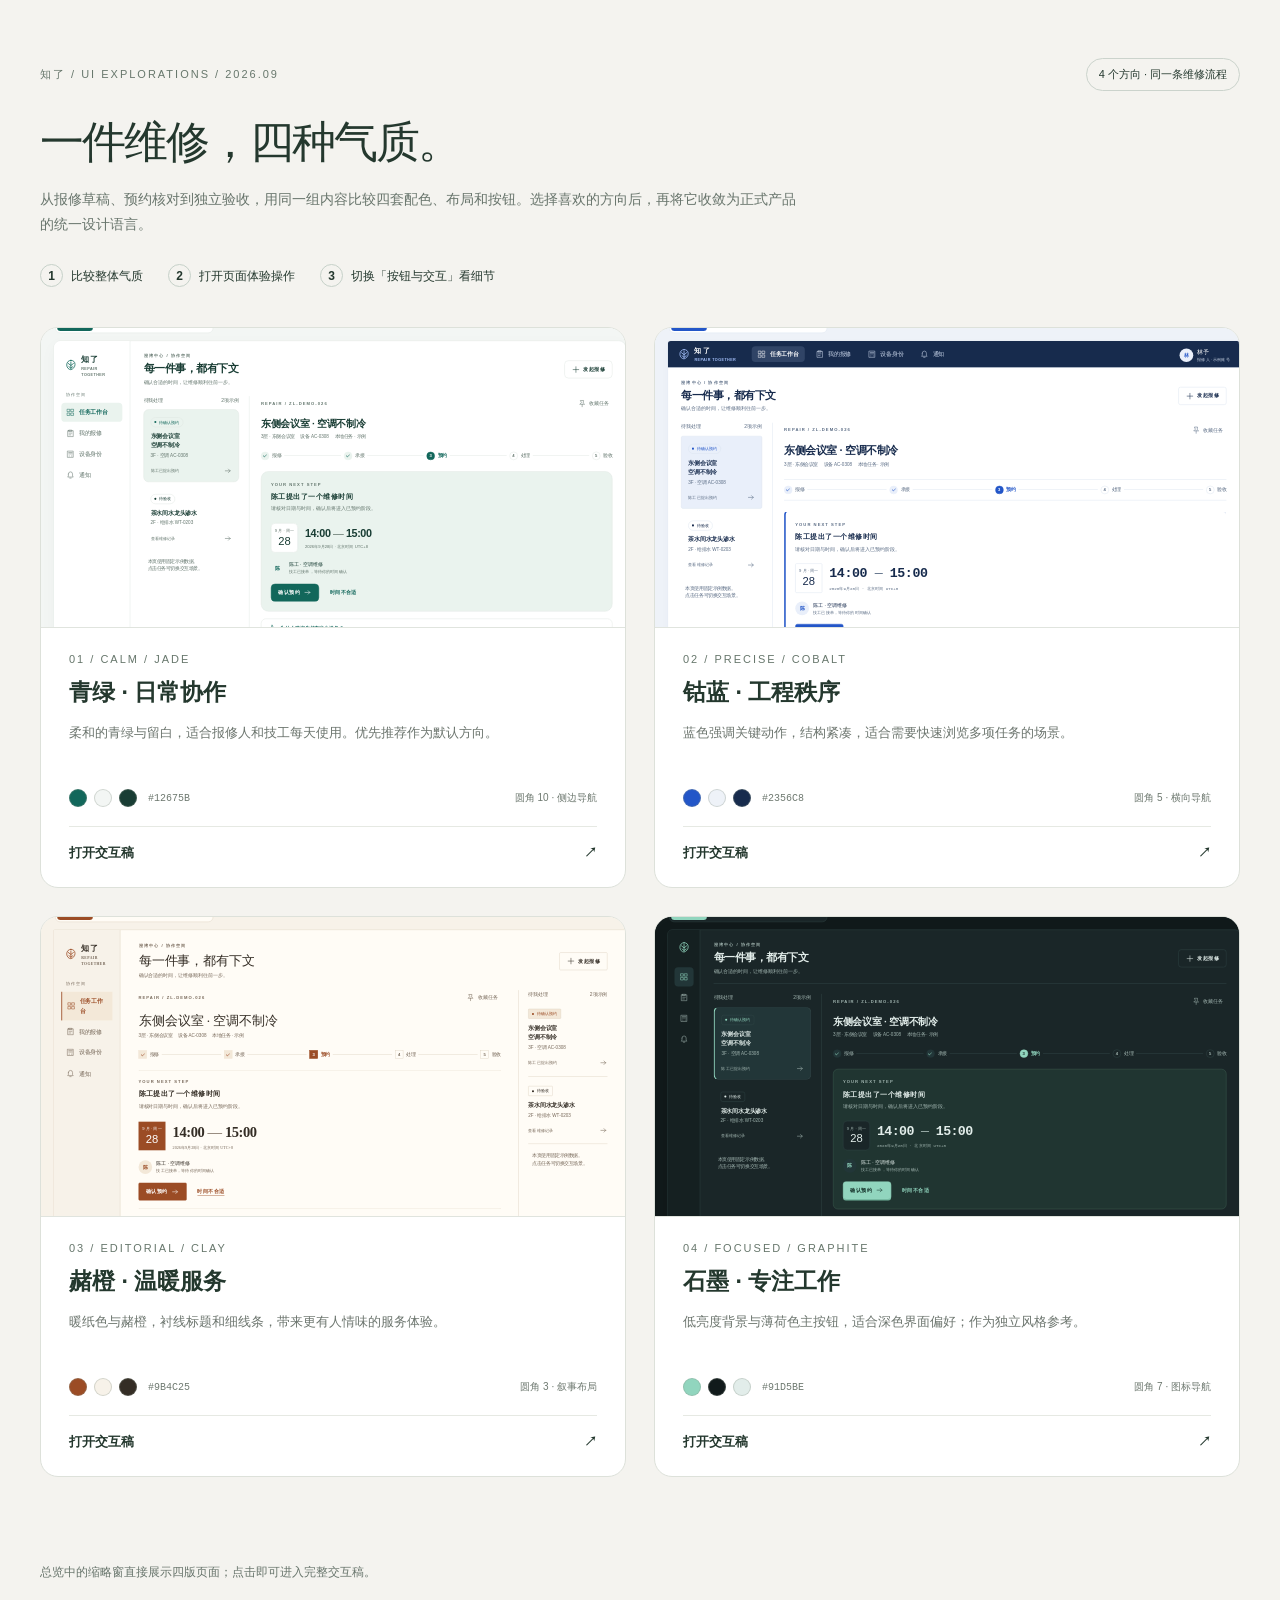
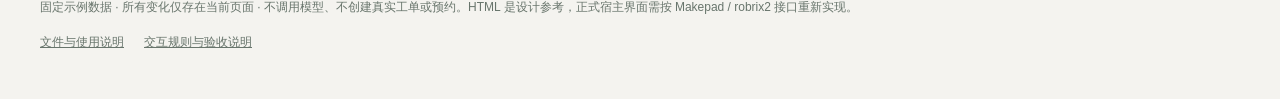
<file: design-references/2026-09-26-ui-variants/index.html>
<!doctype html><html lang="zh-CN"><head><meta charset="UTF-8"><meta name="viewport" content="width=device-width, initial-scale=1"><title>知了 · 四版 UI 交互参考</title><style>
*{box-sizing:border-box}body{margin:0;background:#F4F3EF;color:#24382E;font-family:-apple-system,BlinkMacSystemFont,"PingFang SC","Microsoft YaHei",sans-serif}a{color:inherit}header,main,footer{max-width:1320px;margin:auto;padding:36px 40px}header{padding-top:58px;padding-bottom:28px}.kicker,.label{font-size:11px;letter-spacing:2px;color:#67776C}.top{display:flex;justify-content:space-between;align-items:center}h1{font-size:44px;letter-spacing:-2px;font-weight:550;margin:22px 0 15px}header p{max-width:760px;line-height:1.8;color:#68756C;font-size:14px}.tag{border:1px solid #CBD3CC;border-radius:24px;padding:8px 12px;font-size:11px}.instructions{display:flex;gap:25px;margin-top:27px;font-size:12px;flex-wrap:wrap}.instructions b{display:inline-grid;place-items:center;border:1px solid #C6D1C9;border-radius:50%;width:23px;height:23px;margin-right:8px}main{padding-top:12px}.grid{display:grid;grid-template-columns:1fr 1fr;gap:28px}.card{background:#FFF;border:1px solid #DDE1DA;border-radius:18px;overflow:hidden}.preview{display:block;overflow:hidden;background:var(--surface);height:300px;border-bottom:1px solid #E0E4DE}.preview iframe{position:absolute;top:-85px;left:0;width:1440px;height:1120px;transform:scale(.415);transform-origin:top left;border:0;pointer-events:none}.preview{position:relative}.preview img{width:100%;height:100%;object-fit:cover;object-position:center top;transition:transform .25s}.preview:hover img{transform:scale(1.015)}.card-body{padding:25px 28px}.card h2{font-size:23px;margin:12px 0}.card p{font-size:13px;line-height:1.9;color:#6C756E;min-height:49px}.palette{display:flex;align-items:center;gap:7px;font-size:10px;color:#6E7970;margin:19px 0}.palette i{width:18px;height:18px;border-radius:50%;border:1px solid #89958B55}.palette code{margin-left:4px}.palette span{margin-left:auto}.open{display:flex;align-items:center;justify-content:space-between;border-top:1px solid #E6E9E3;padding-top:17px;text-decoration:none;font-size:13px;font-weight:600}.open:hover{color:#12675B}.mini{height:100%;grid-template-columns:50px 1fr;padding:22px;color:var(--ink);gap:22px}.mini-nav{border-right:1px solid #89958B44;line-height:50px}.mini-body small{font-size:8px;letter-spacing:2px}.mini-body h3{font-size:19px}.mini-book{border:1px solid #89958B44;padding:18px;font-size:10px}.mini-book strong{display:block;font-size:27px;margin:15px 0}.mini-book span{display:inline-block;background:var(--accent);color:var(--surface);padding:10px 15px}footer{font-size:12px;line-height:1.9;color:#68756C;padding-bottom:45px}footer a{margin-right:20px}a:focus-visible{outline:3px solid #BF7C30;outline-offset:4px}@media(max-width:850px){header,main,footer{padding-left:20px;padding-right:20px}h1{font-size:32px}.grid{grid-template-columns:1fr}.top .tag{display:none}.preview{height:280px}}@media(prefers-reduced-motion:reduce){*{transition:none!important}}
</style></head><body><header><div class="top"><span class="kicker">知了 / UI EXPLORATIONS / 2026.09</span><span class="tag">4 个方向 · 同一条维修流程</span></div><h1>一件维修，四种气质。</h1><p>从报修草稿、预约核对到独立验收，用同一组内容比较四套配色、布局和按钮。选择喜欢的方向后，再将它收敛为正式产品的统一设计语言。</p><div class="instructions"><span><b>1</b>比较整体气质</span><span><b>2</b>打开页面体验操作</span><span><b>3</b>切换「按钮与交互」看细节</span></div></header><main><div class="grid"><article class="card" style="--accent:#12675B;--surface:#F3F6F4;--ink:#193D34"><a class="preview" href="01-jade.html" aria-label="打开青绿 · 日常协作"><iframe src="01-jade.html" title="01-jade 界面预览" tabindex="-1" loading="lazy" aria-hidden="true"></iframe><div class="mini" style="display:none"><div class="mini-nav">知了<br>·<br>·<br>·</div><div class="mini-body"><small>REPAIR TOGETHER</small><h3>每一件事，都有下文</h3><div class="mini-book">陈工提出了一个维修时间<strong>14:00 — 15:00</strong><span>确认预约 →</span></div></div></div></a><div class="card-body"><div class="label">01 / CALM / JADE</div><h2>青绿 · 日常协作</h2><p>柔和的青绿与留白，适合报修人和技工每天使用。优先推荐作为默认方向。</p><div class="palette"><i style="background:#12675B"></i><i style="background:#F3F6F4"></i><i style="background:#193D34"></i><code>#12675B</code><span>圆角 10 · 侧边导航</span></div><a class="open" href="01-jade.html">打开交互稿 <span>↗</span></a></div></article><article class="card" style="--accent:#2356C8;--surface:#EEF2F8;--ink:#172B4D"><a class="preview" href="02-cobalt.html" aria-label="打开钴蓝 · 工程秩序"><iframe src="02-cobalt.html" title="02-cobalt 界面预览" tabindex="-1" loading="lazy" aria-hidden="true"></iframe><div class="mini" style="display:none"><div class="mini-nav">知了<br>·<br>·<br>·</div><div class="mini-body"><small>REPAIR TOGETHER</small><h3>每一件事，都有下文</h3><div class="mini-book">陈工提出了一个维修时间<strong>14:00 — 15:00</strong><span>确认预约 →</span></div></div></div></a><div class="card-body"><div class="label">02 / PRECISE / COBALT</div><h2>钴蓝 · 工程秩序</h2><p>蓝色强调关键动作，结构紧凑，适合需要快速浏览多项任务的场景。</p><div class="palette"><i style="background:#2356C8"></i><i style="background:#EEF2F8"></i><i style="background:#172B4D"></i><code>#2356C8</code><span>圆角 5 · 横向导航</span></div><a class="open" href="02-cobalt.html">打开交互稿 <span>↗</span></a></div></article><article class="card" style="--accent:#9B4C25;--surface:#F7F2E9;--ink:#342D25"><a class="preview" href="03-clay.html" aria-label="打开赭橙 · 温暖服务"><iframe src="03-clay.html" title="03-clay 界面预览" tabindex="-1" loading="lazy" aria-hidden="true"></iframe><div class="mini" style="display:none"><div class="mini-nav">知了<br>·<br>·<br>·</div><div class="mini-body"><small>REPAIR TOGETHER</small><h3>每一件事，都有下文</h3><div class="mini-book">陈工提出了一个维修时间<strong>14:00 — 15:00</strong><span>确认预约 →</span></div></div></div></a><div class="card-body"><div class="label">03 / EDITORIAL / CLAY</div><h2>赭橙 · 温暖服务</h2><p>暖纸色与赭橙，衬线标题和细线条，带来更有人情味的服务体验。</p><div class="palette"><i style="background:#9B4C25"></i><i style="background:#F7F2E9"></i><i style="background:#342D25"></i><code>#9B4C25</code><span>圆角 3 · 叙事布局</span></div><a class="open" href="03-clay.html">打开交互稿 <span>↗</span></a></div></article><article class="card" style="--accent:#91D5BE;--surface:#111A1B;--ink:#E2EDEA"><a class="preview" href="04-graphite.html" aria-label="打开石墨 · 专注工作"><iframe src="04-graphite.html" title="04-graphite 界面预览" tabindex="-1" loading="lazy" aria-hidden="true"></iframe><div class="mini" style="display:none"><div class="mini-nav">知了<br>·<br>·<br>·</div><div class="mini-body"><small>REPAIR TOGETHER</small><h3>每一件事，都有下文</h3><div class="mini-book">陈工提出了一个维修时间<strong>14:00 — 15:00</strong><span>确认预约 →</span></div></div></div></a><div class="card-body"><div class="label">04 / FOCUSED / GRAPHITE</div><h2>石墨 · 专注工作</h2><p>低亮度背景与薄荷色主按钮，适合深色界面偏好；作为独立风格参考。</p><div class="palette"><i style="background:#91D5BE"></i><i style="background:#111A1B"></i><i style="background:#E2EDEA"></i><code>#91D5BE</code><span>圆角 7 · 图标导航</span></div><a class="open" href="04-graphite.html">打开交互稿 <span>↗</span></a></div></article></div></main><footer><p>总览中的缩略窗直接展示四版页面；点击即可进入完整交互稿。</p><p>固定示例数据 · 所有变化仅存在当前页面 · 不调用模型、不创建真实工单或预约。HTML 是设计参考，正式宿主界面需按 Makepad / robrix2 接口重新实现。</p><a href="README.md">文件与使用说明</a><a href="INTERACTIONS.md">交互规则与验收说明</a></footer></body></html>
</file>
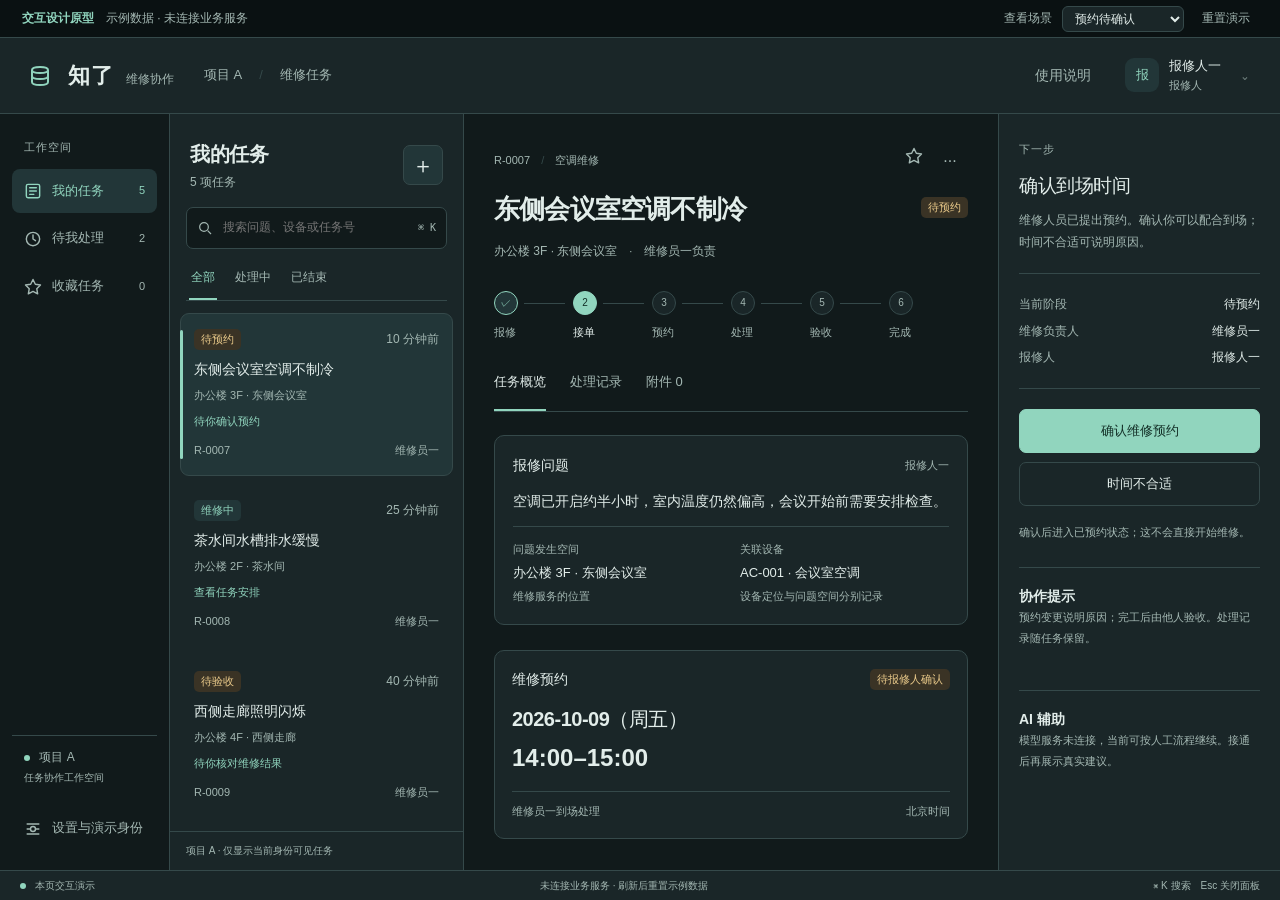
<file: design-references/2026-10-08-desktop-v2/index.html>
<!doctype html>
<html lang="zh-CN">
<head><meta charset="utf-8"><meta name="viewport" content="width=device-width,initial-scale=1"><title>知了 · 石墨桌面交互 v2</title><link rel="stylesheet" href="styles.css"></head>
<body>
<div class="designbar"><span><b>交互设计原型</b>　示例数据 · 未连接业务服务</span><div><label for="scene">查看场景</label><select id="scene"><option value="appointment">预约待确认</option><option value="progress">处置与证据阻断</option><option value="acceptance">独立验收 / 退回</option><option value="empty">无可见任务</option></select><button id="reset" class="plain">重置演示</button></div></div>
<div class="app">
<header class="appbar"><a href="#" class="brand" aria-label="知了首页"><svg viewBox="0 0 32 32" fill="none"><path d="M8 10c0-4 16-4 16 0v12c0 4-16 4-16 0V10Z" stroke="currentColor" stroke-width="2"/><path d="M8 16c0 4 16 4 16 0M8 10c0 4 16 4 16 0" stroke="currentColor" stroke-width="2"/></svg><span>知了<span class="brand-sub">维修协作</span></span></a><div class="project-label">项目 A <span>/</span> 维修任务</div><div class="header-actions"><button class="plain mobile-tasks" id="list-toggle">任务列表</button><button class="plain" id="help" aria-label="使用说明">使用说明</button><button class="profile" id="profile"><span class="avatar" id="avatar">报</span><span><b id="profile-name">报修人一</b><small id="profile-role">报修人</small></span><span class="chevron">⌄</span></button></div></header>
<div class="workspace">
<nav class="sidebar" aria-label="主导航"><div><p class="nav-label">工作空间</p><button data-nav="all" aria-label="我的任务" class="nav-item active"><span class="nav-icon">▤</span><span>我的任务</span><b id="count-all">0</b></button><button data-nav="todo" aria-label="待我处理" class="nav-item"><span class="nav-icon">◷</span><span>待我处理</span><b id="count-todo">0</b></button><button data-nav="favorite" aria-label="收藏任务" class="nav-item"><span class="nav-icon">☆</span><span>收藏任务</span><b id="count-favorite">0</b></button></div><div class="sidebar-bottom"><div class="project-note"><span class="dot"></span> 项目 A<small>任务协作工作空间</small></div><button id="settings" class="nav-item" aria-label="设置与演示身份"><span class="nav-icon">⚙</span><span>设置与演示身份</span></button></div></nav>
<section class="list-panel" aria-label="任务列表"><div class="list-head"><div><h1 id="list-title">我的任务</h1><span id="list-count">0 项任务</span></div><button class="icon-btn" id="new-task" aria-label="新建报修">＋</button></div><label class="search"><svg viewBox="0 0 24 24" fill="none" aria-hidden="true"><circle cx="10.5" cy="10.5" r="6.5" stroke="currentColor" stroke-width="1.8"/><path d="m16 16 5 5" stroke="currentColor" stroke-width="1.8"/></svg><input id="search" type="search" placeholder="搜索问题、设备或任务号" aria-label="搜索任务"><kbd>⌘ K</kbd></label><div class="filters" aria-label="状态筛选"><button data-filter="all" class="active">全部</button><button data-filter="active">处理中</button><button data-filter="done">已结束</button></div><div id="tasks" class="task-list"></div><div class="list-footer"><span id="scope-note">仅显示当前身份可见的任务</span></div></section>
<main class="canvas" id="main"><section class="detail" id="detail" aria-label="任务详情"></section><aside class="action-panel" id="action-panel" aria-label="下一步操作"></aside></main>
</div>
<footer class="statusbar"><span><span class="dot"></span> 本页交互演示</span><span>未连接业务服务 · 刷新后重置示例数据</span><span>⌘ K 搜索　Esc 关闭面板</span></footer>
</div>
<dialog id="modal" class="modal" aria-labelledby="dialog-title"><div id="modal-content"></div></dialog><div id="toast" role="status" aria-live="polite"></div><script src="app.js"></script>
</body></html>
</file>
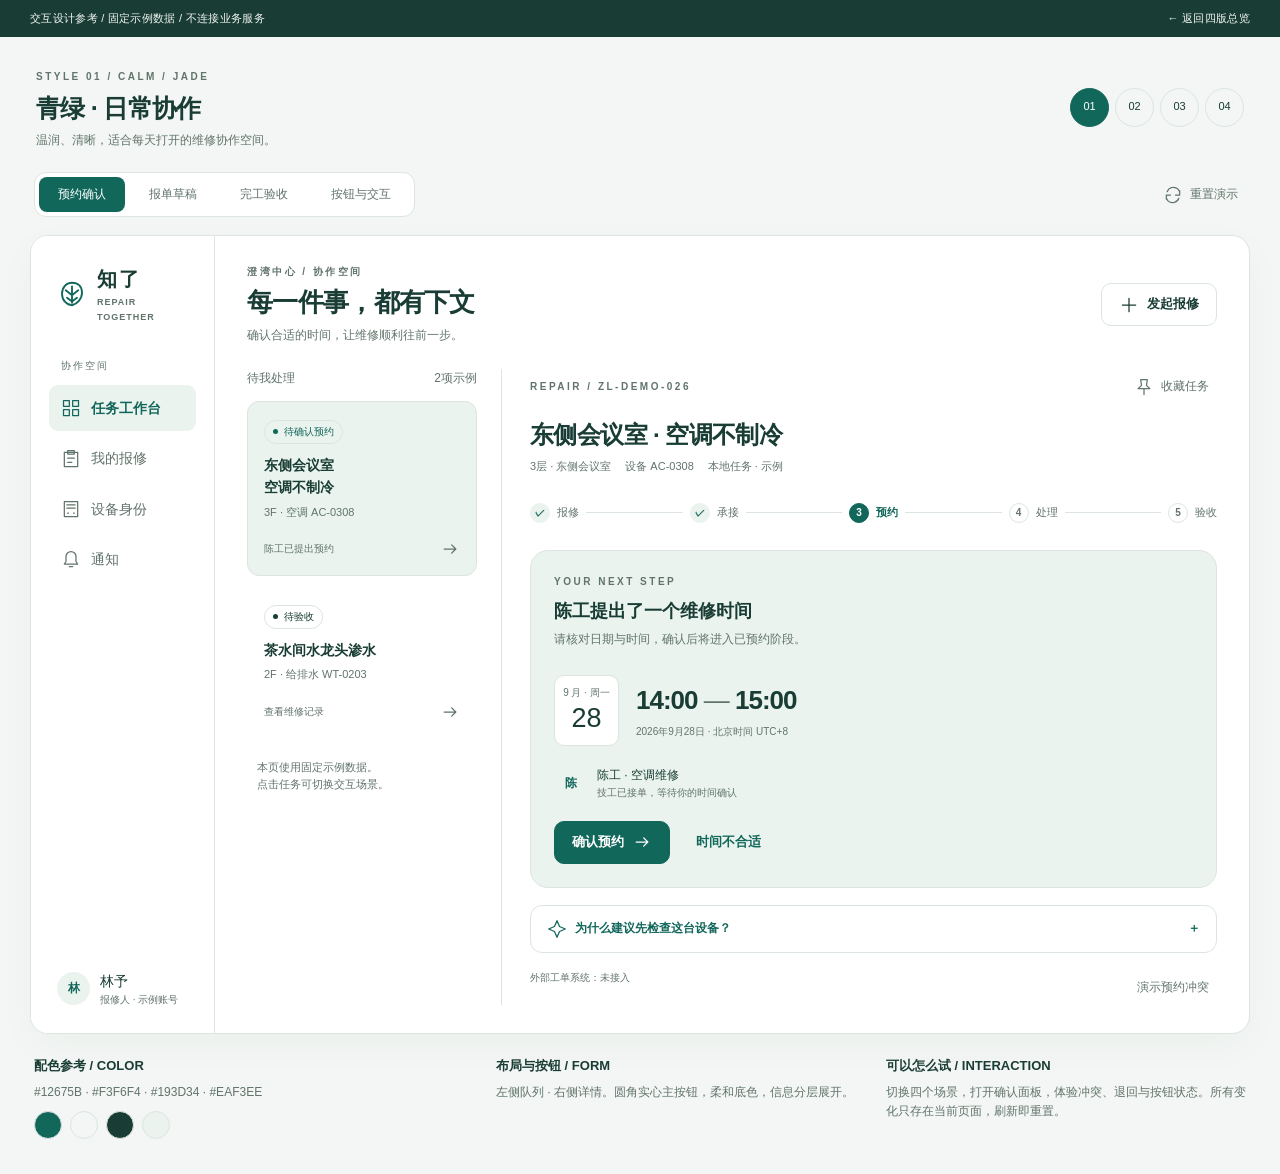
<file: design-references/2026-09-26-ui-variants/01-jade.html>
<!doctype html><html lang="zh-CN"><head><meta charset="utf-8"><meta name="viewport" content="width=device-width,initial-scale=1"><title>青绿 · 日常协作 — 知了UI参考</title><link rel="stylesheet" href="assets/styles.css"></head><body data-theme="jade"><noscript>交互参考需要启用JavaScript，所有示例只在本页运行。</noscript><script src="assets/app.js"></script></body></html>
</file>
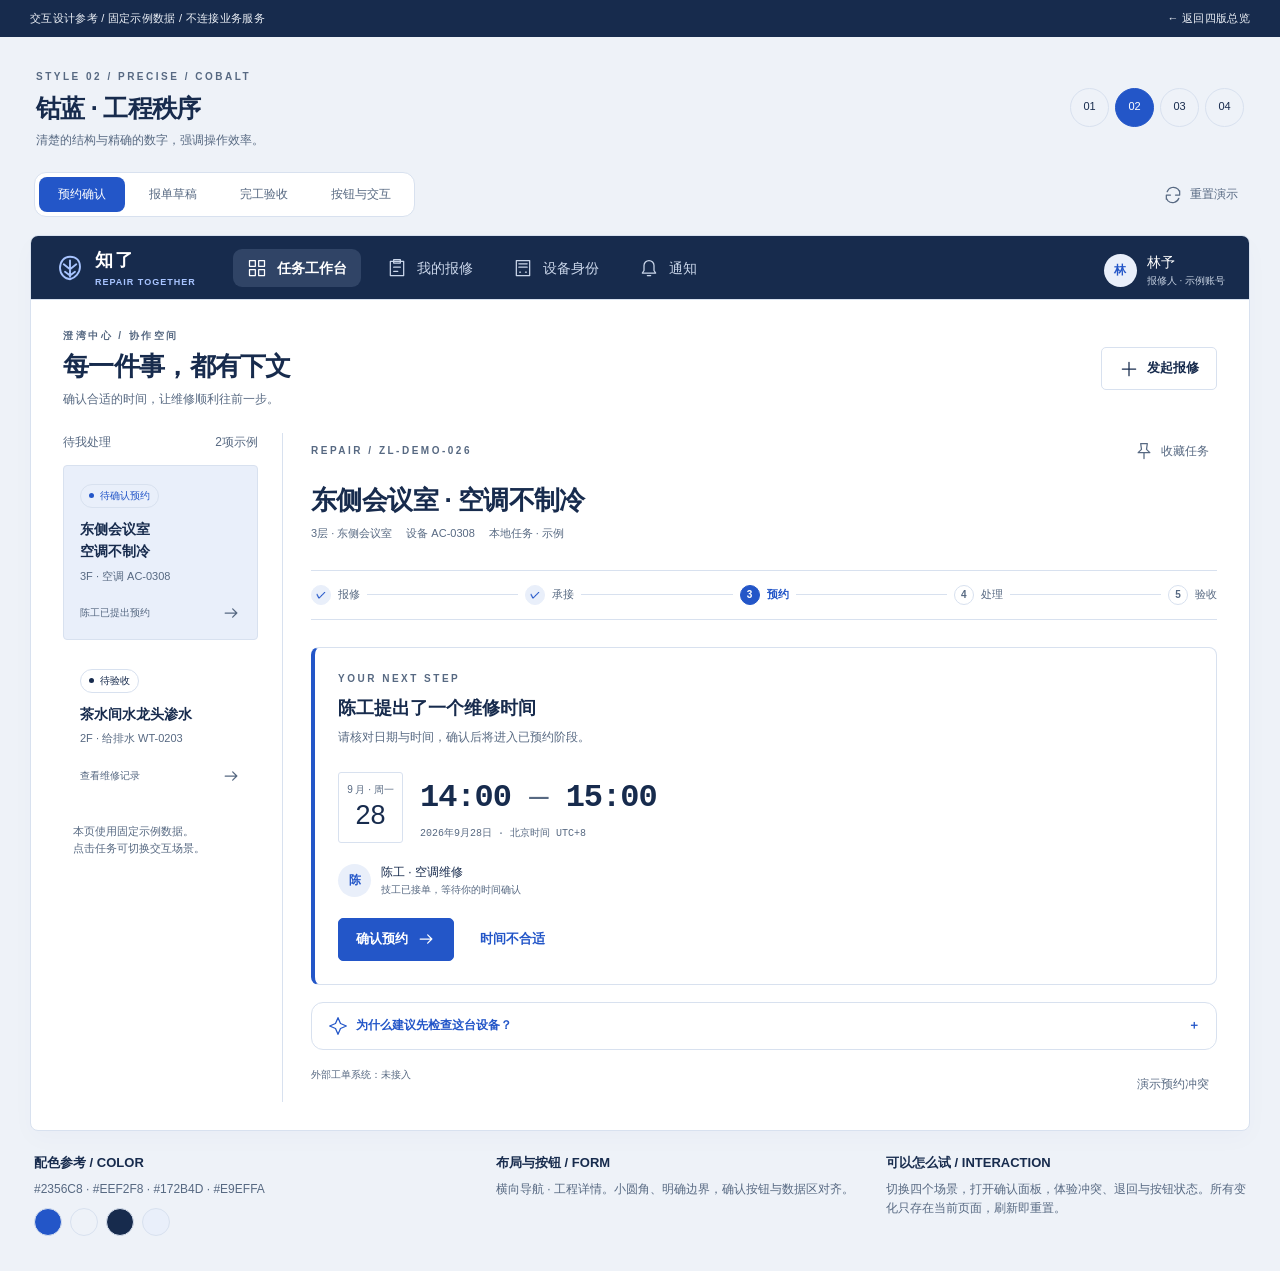
<file: design-references/2026-09-26-ui-variants/02-cobalt.html>
<!doctype html><html lang="zh-CN"><head><meta charset="utf-8"><meta name="viewport" content="width=device-width,initial-scale=1"><title>钴蓝 · 工程秩序 — 知了UI参考</title><link rel="stylesheet" href="assets/styles.css"></head><body data-theme="cobalt"><noscript>交互参考需要启用JavaScript，所有示例只在本页运行。</noscript><script src="assets/app.js"></script></body></html>
</file>
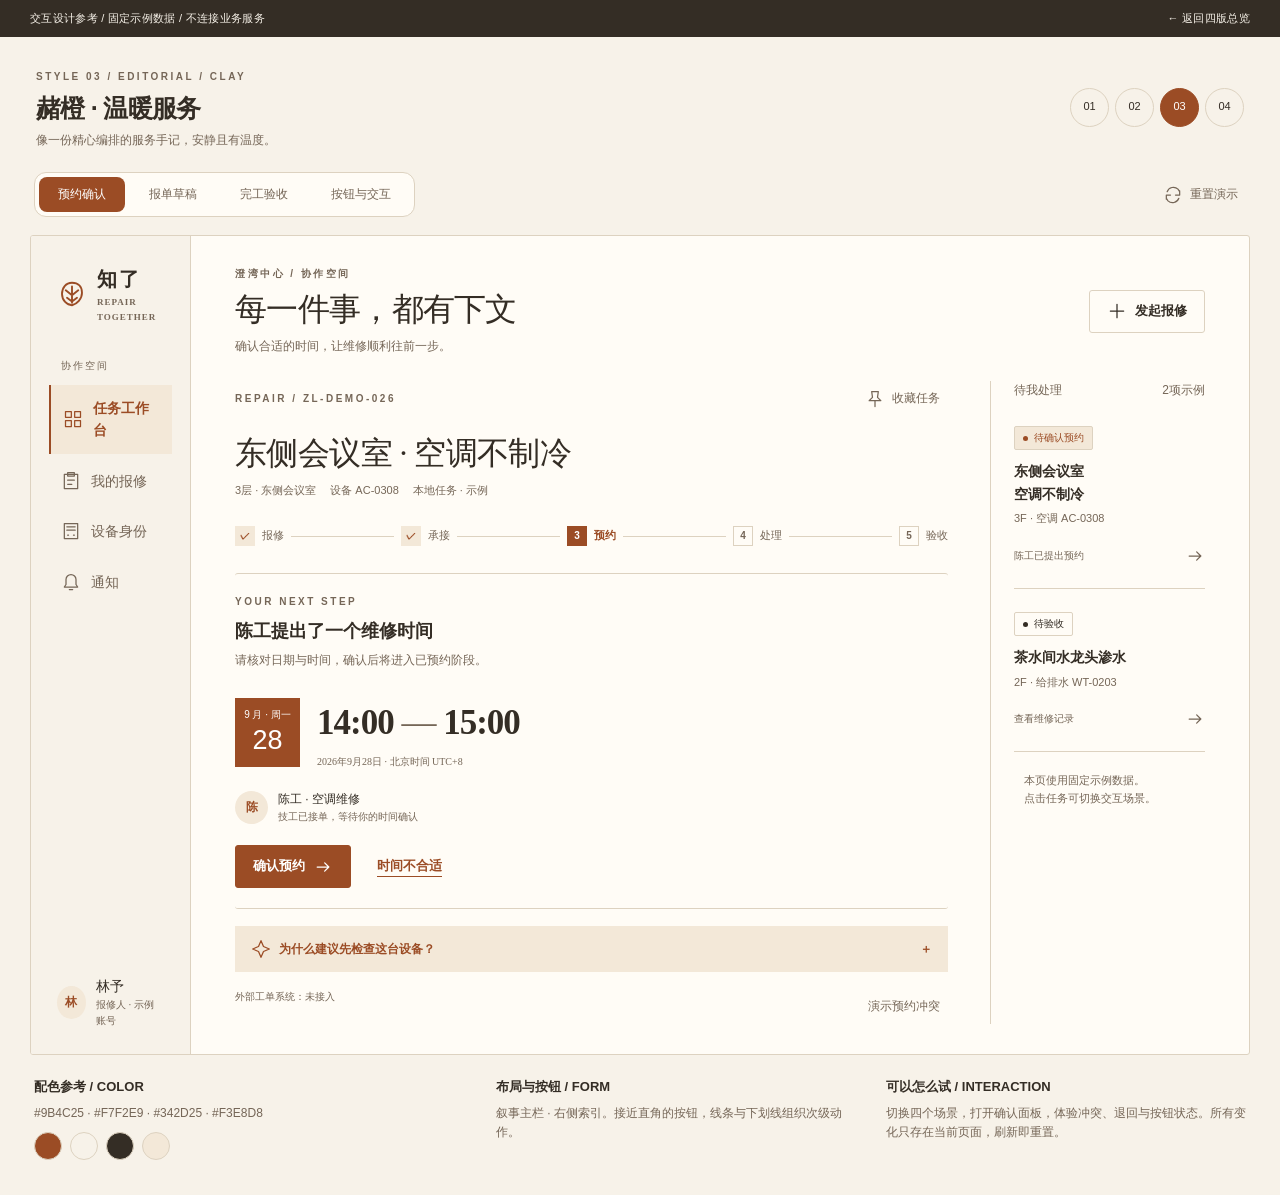
<file: design-references/2026-09-26-ui-variants/03-clay.html>
<!doctype html><html lang="zh-CN"><head><meta charset="utf-8"><meta name="viewport" content="width=device-width,initial-scale=1"><title>赭橙 · 温暖服务 — 知了UI参考</title><link rel="stylesheet" href="assets/styles.css"></head><body data-theme="clay"><noscript>交互参考需要启用JavaScript，所有示例只在本页运行。</noscript><script src="assets/app.js"></script></body></html>
</file>
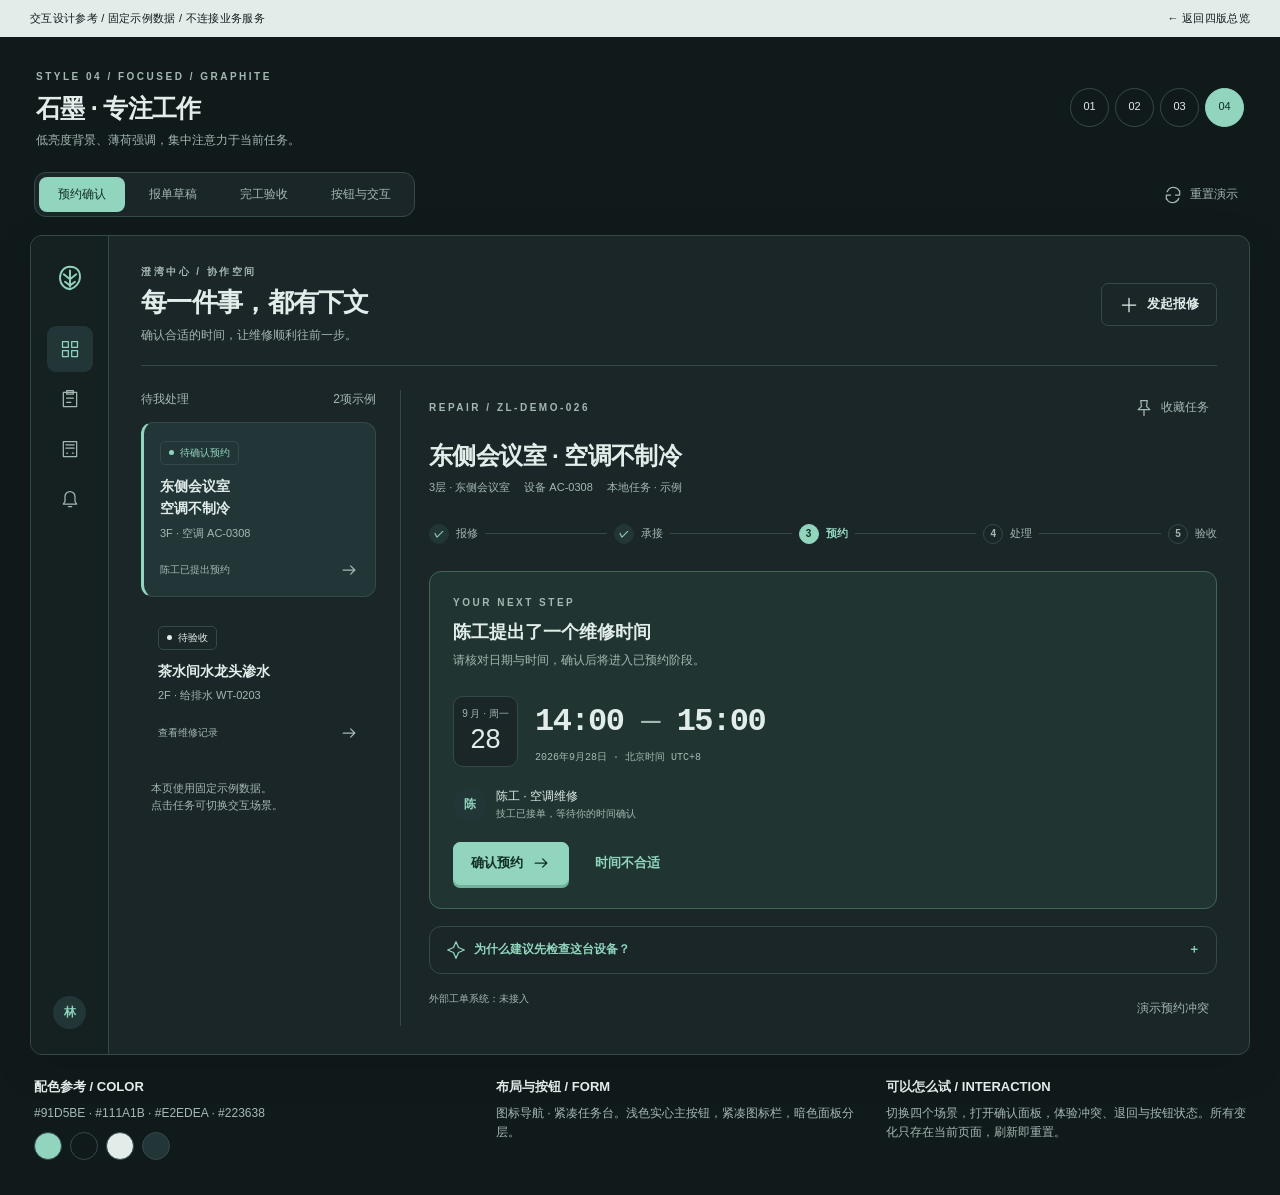
<file: design-references/2026-09-26-ui-variants/04-graphite.html>
<!doctype html><html lang="zh-CN"><head><meta charset="utf-8"><meta name="viewport" content="width=device-width,initial-scale=1"><title>石墨 · 专注工作 — 知了UI参考</title><link rel="stylesheet" href="assets/styles.css"></head><body data-theme="graphite"><noscript>交互参考需要启用JavaScript，所有示例只在本页运行。</noscript><script src="assets/app.js"></script></body></html>
</file>
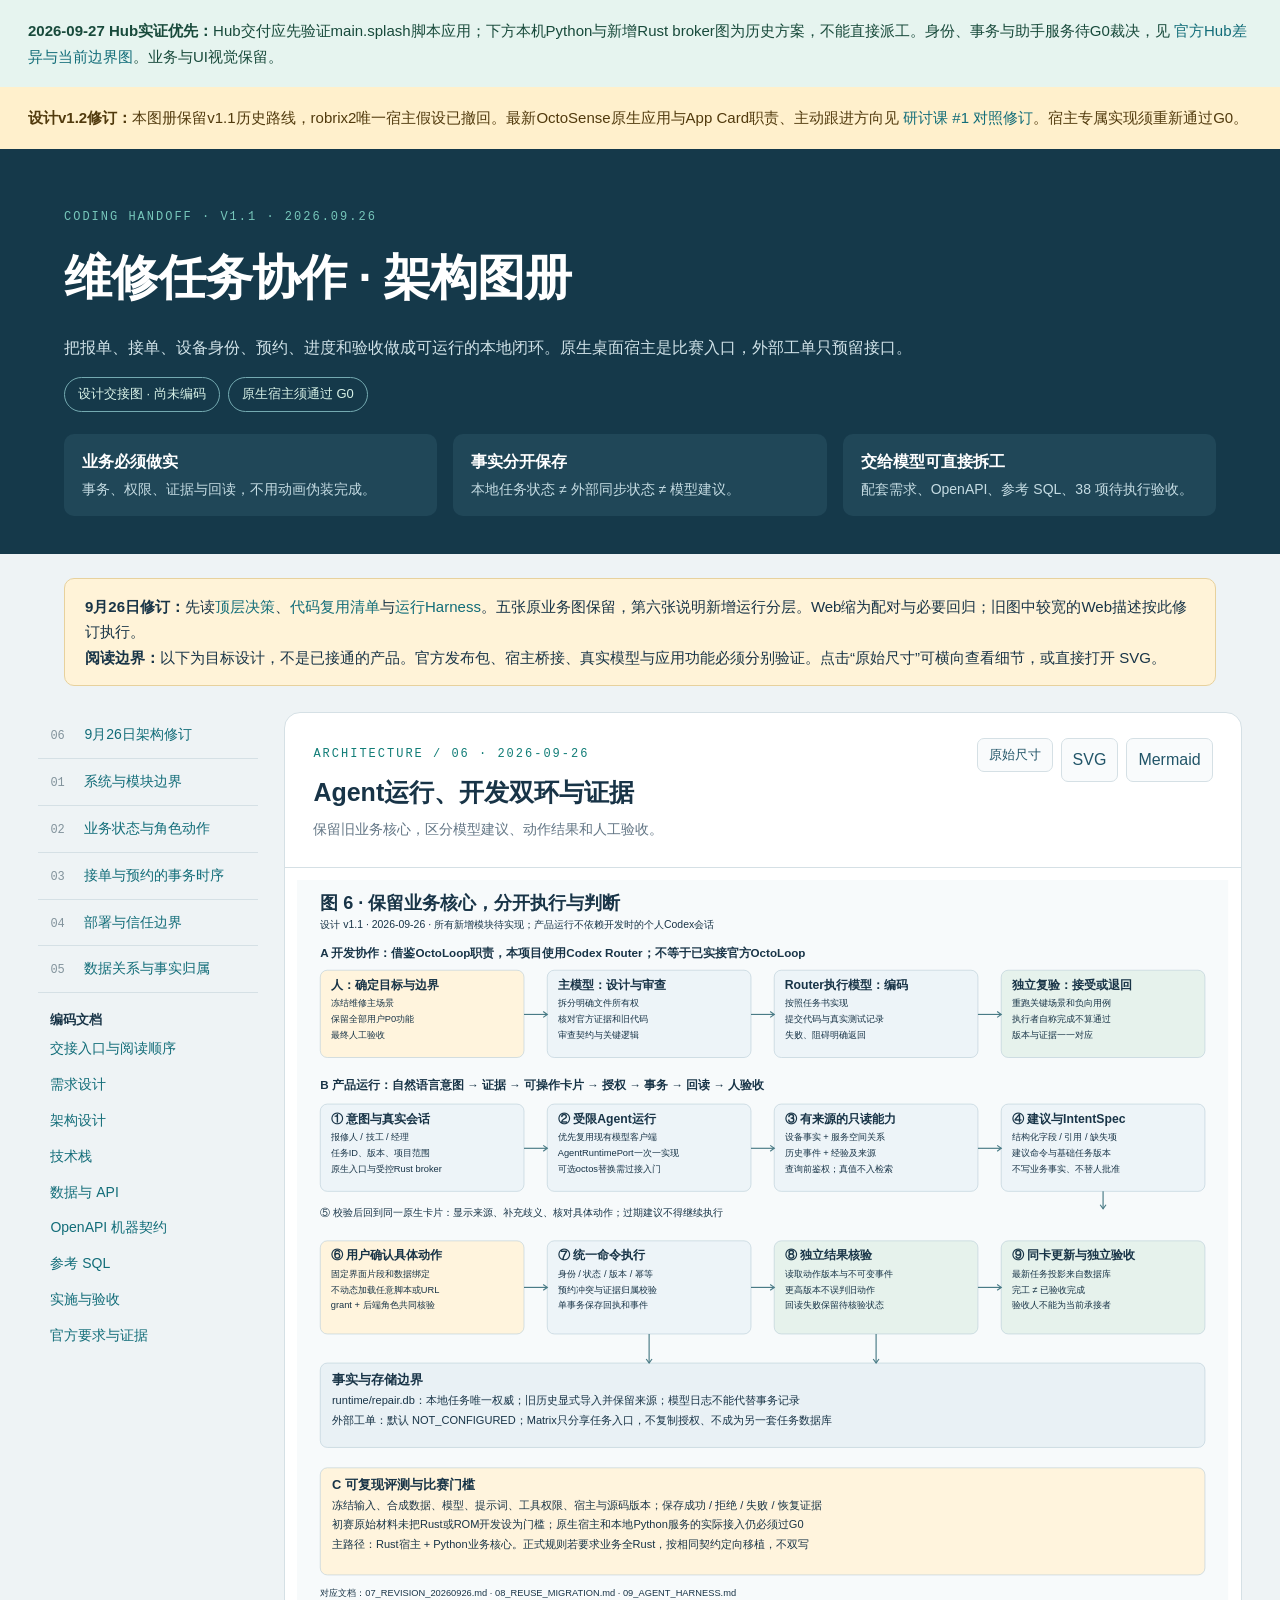
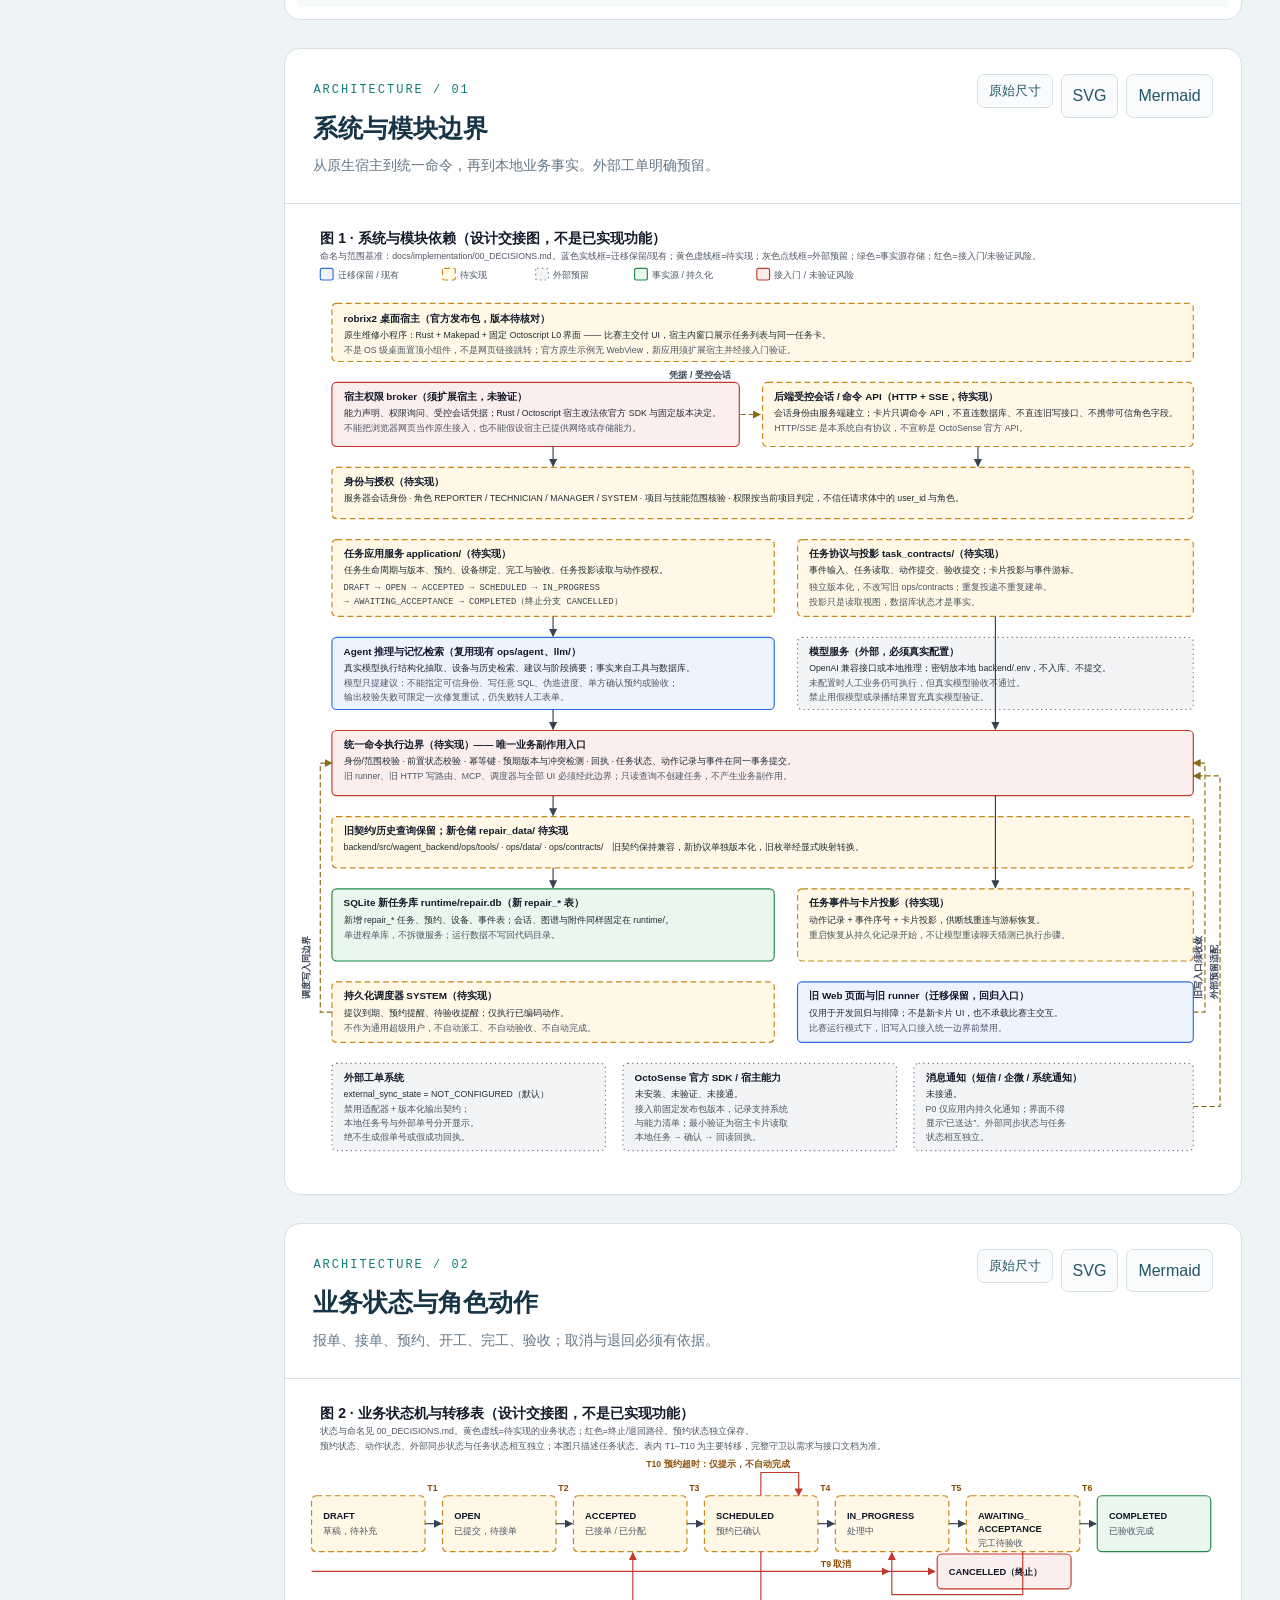
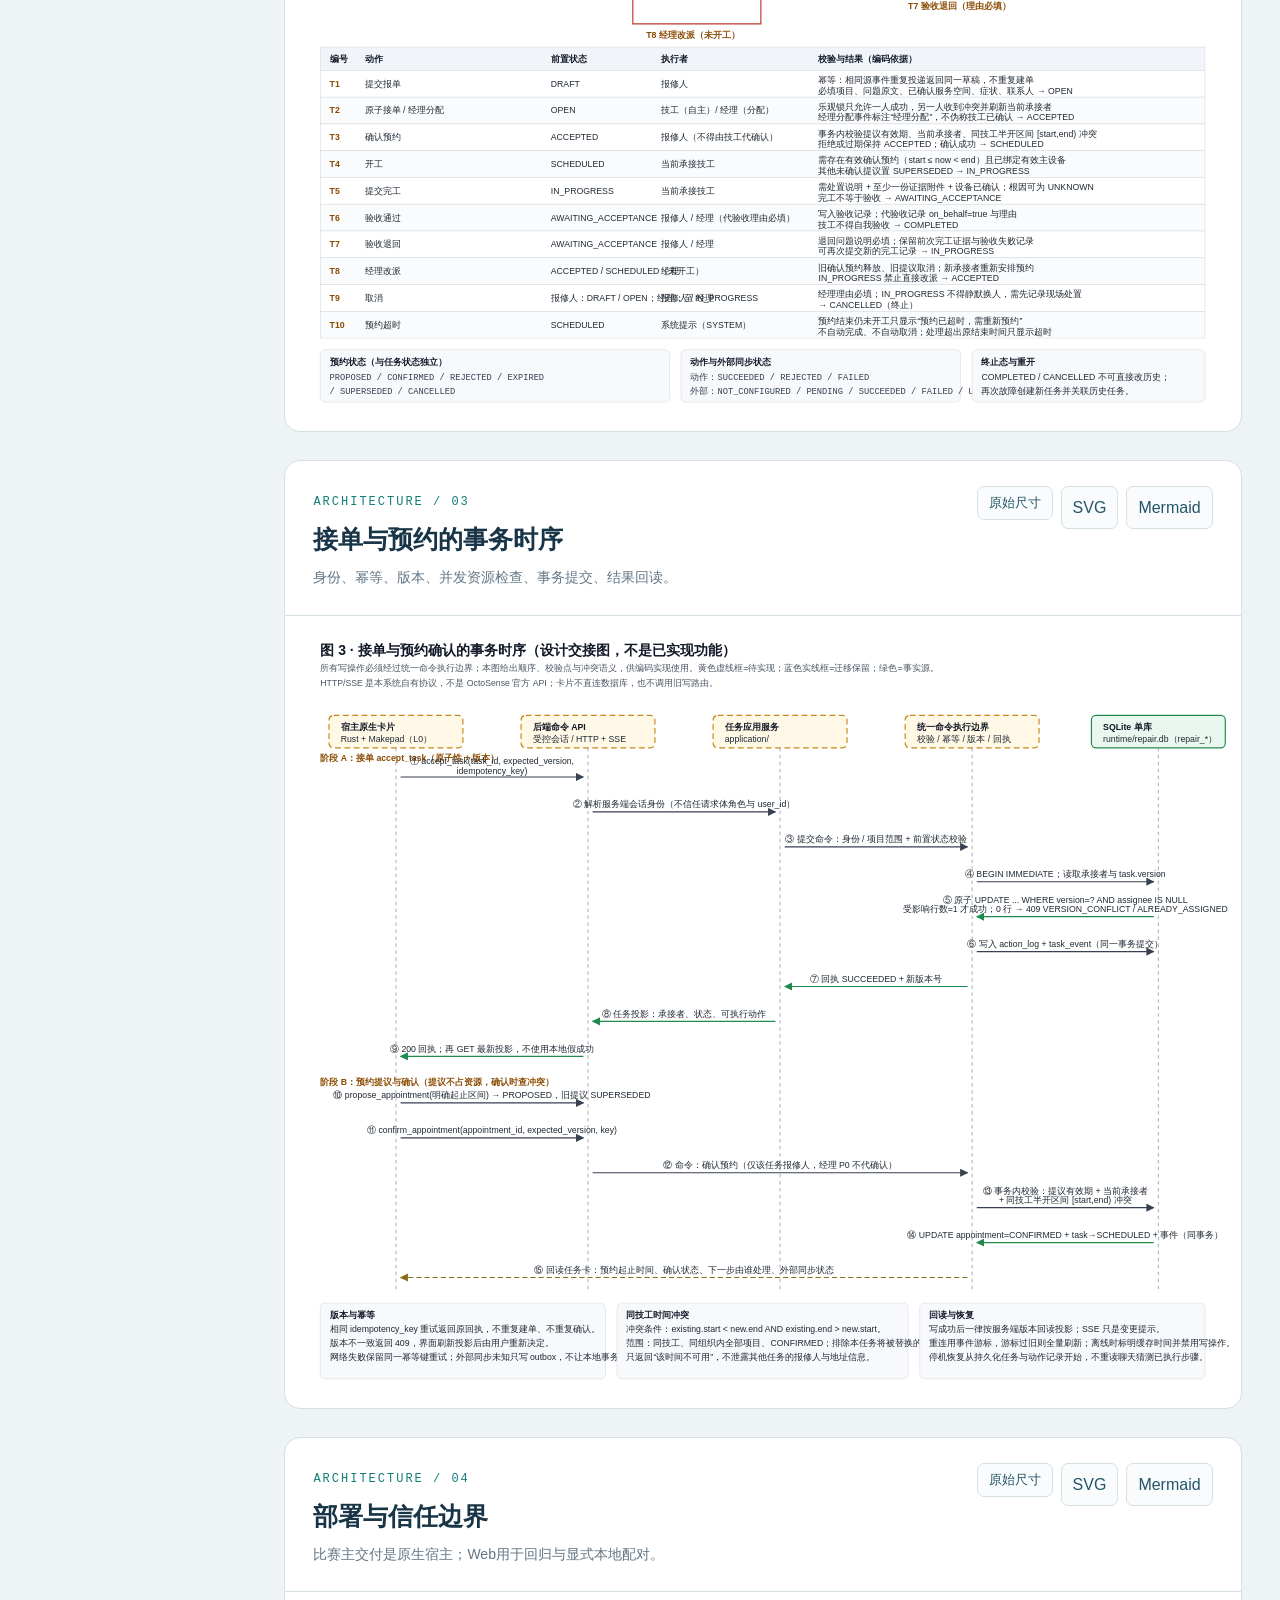
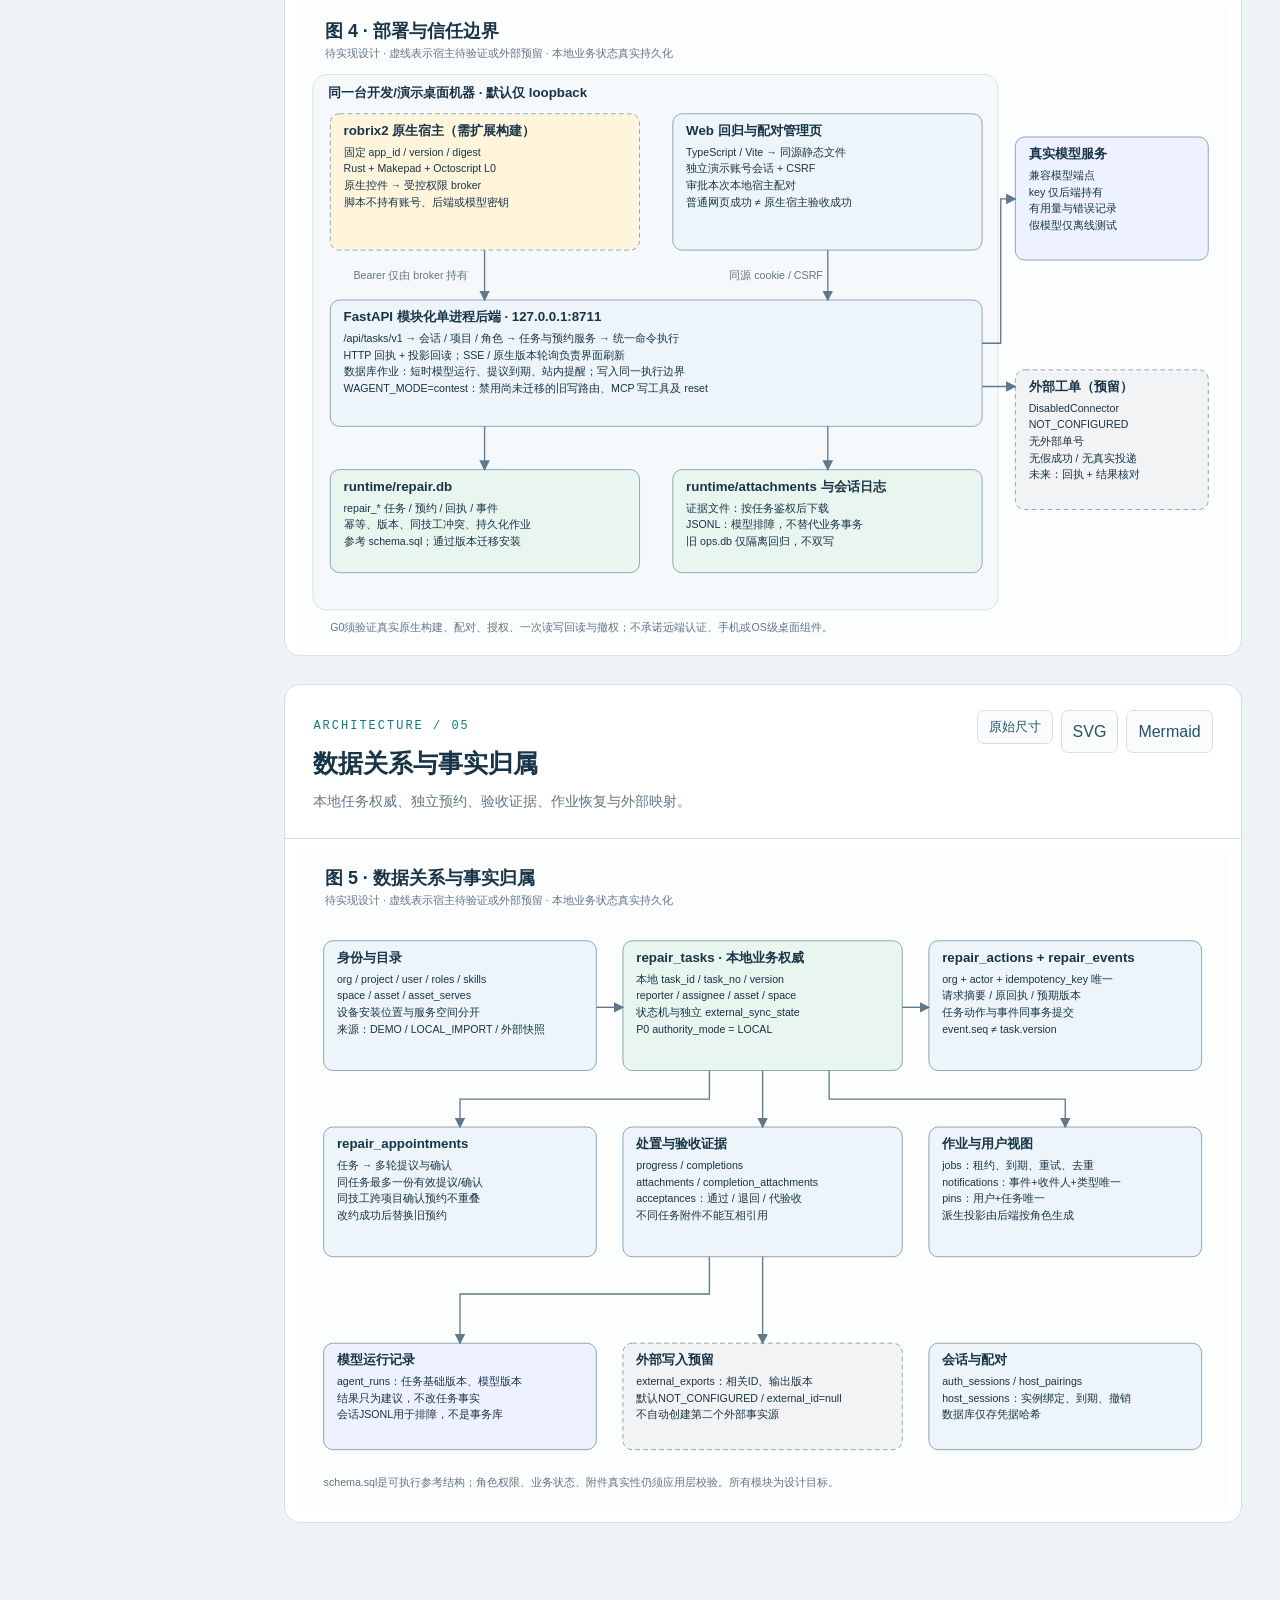
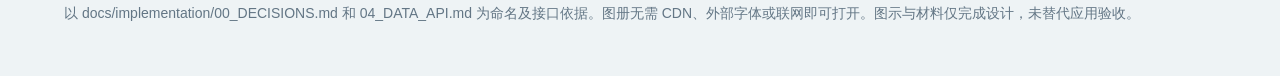
<file: docs/implementation/ARCHITECTURE.html>
<!doctype html><html lang="zh-CN"><head><meta charset="utf-8"><meta name="viewport" content="width=device-width,initial-scale=1"><title>维修任务协作 · 编码架构图册</title><style>
:root{--ink:#183447;--muted:#637685;--bg:#eef3f5;--line:#d5e0e5;--accent:#117d77}*{box-sizing:border-box}html{scroll-behavior:smooth}body{margin:0;background:var(--bg);color:var(--ink);font:16px/1.7 -apple-system,BlinkMacSystemFont,"PingFang SC","Microsoft YaHei",sans-serif}a{color:#126d79;text-decoration:none}a:hover{text-decoration:underline}header{background:#15394a;color:white;padding:52px max(5vw,24px) 38px}header h1{font-size:clamp(30px,4vw,48px);margin:9px 0 12px;letter-spacing:-1px}header p{max-width:1040px;color:#d0e2e8}.eyebrow{font:12px/1.4 ui-monospace,monospace;letter-spacing:2px;color:#76c6ba}.badge{display:inline-block;border:1px solid #74aab1;border-radius:30px;padding:5px 13px;font-size:13px;color:#d9f3e8;margin-right:8px}.banner{background:#fff3d8;border:1px solid #e7d19d;margin:24px max(5vw,24px);padding:15px 20px;border-radius:10px;font-size:15px}.layout{display:grid;grid-template-columns:220px minmax(0,1fr);gap:26px;margin:26px max(3vw,20px)}nav{position:sticky;top:22px;align-self:start}nav a{display:block;padding:11px 12px;border-bottom:1px solid var(--line);font-size:14px}nav b{display:inline-block;width:34px;font:12px ui-monospace,monospace;color:#82939c}.read{font-size:13px;padding:16px 12px}.read a{display:block;border:0;padding:6px 0}main{min-width:0}section{background:white;border:1px solid var(--line);border-radius:16px;margin-bottom:28px;overflow:hidden;scroll-margin-top:18px}.sectionhead{padding:25px 28px;display:flex;justify-content:space-between;gap:20px;border-bottom:1px solid var(--line)}.sectionhead .eyebrow{color:#117d77}h2{font-size:25px;margin:5px 0}.sectionhead p{margin:5px 0 0;color:var(--muted);font-size:14px}.tools{display:flex;gap:8px;align-items:start;white-space:nowrap}.tools a,button{border:1px solid var(--line);background:#f9fbfc;border-radius:7px;padding:7px 11px;font:13px inherit;color:#225568;cursor:pointer}.diagram{overflow:auto;padding:12px}.diagram svg{display:block;width:100%;height:auto}.diagram.actual svg{width:auto;max-width:none}footer{padding:25px 5vw 50px;color:var(--muted);font-size:14px}.legend{display:flex;gap:22px;flex-wrap:wrap;font-size:13px}.dot{display:inline-block;width:11px;height:11px;border-radius:3px;margin-right:6px}.summary{display:grid;grid-template-columns:repeat(3,1fr);gap:16px;margin-top:22px}.summary div{background:#204758;padding:14px 18px;border-radius:10px}.summary strong{display:block;color:white}.summary span{font-size:14px;color:#c5dce3}@media(max-width:1000px){.layout{grid-template-columns:1fr}nav{position:static;display:flex;flex-wrap:wrap}.read{width:100%}.sectionhead{flex-wrap:wrap}.summary{grid-template-columns:1fr}}@media print{body{background:white}header{padding:20px;color:#183447;background:white}header p,.eyebrow{color:#183447}.summary,.banner,nav,.tools{display:none}.layout{display:block;margin:0}section{break-before:page;border:0}.sectionhead{padding:12px}.diagram{overflow:visible}.diagram svg,.diagram.actual svg{width:100%;height:auto}footer{font-size:11px}} </style></head><body><aside style="padding:18px 28px;background:#e6f4ef;color:#184a3b;font:15px/1.7 sans-serif"><strong>2026-09-27 Hub实证优先：</strong>Hub交付应先验证main.splash脚本应用；下方本机Python与新增Rust broker图为历史方案，不能直接派工。身份、事务与助手服务待G0裁决，见 <a href="13_APP_HUB_SUBMISSION_REVIEW.md">官方Hub差异与当前边界图</a>。业务与UI视觉保留。</aside><aside style="padding:18px 28px;background:#fff0cc;color:#513a0d;font:15px/1.7 sans-serif"><strong>设计v1.2修订：</strong>本图册保留v1.1历史路线，robrix2唯一宿主假设已撤回。最新OctoSense原生应用与App Card职责、主动跟进方向见 <a href="11_COURSE1_BASELINE_REVIEW.md">研讨课 #1 对照修订</a>。宿主专属实现须重新通过G0。</aside><header><span class="eyebrow">CODING HANDOFF · V1.1 · 2026.09.26</span><h1>维修任务协作 · 架构图册</h1><p>把报单、接单、设备身份、预约、进度和验收做成可运行的本地闭环。原生桌面宿主是比赛入口，外部工单只预留接口。</p><span class="badge">设计交接图 · 尚未编码</span><span class="badge">原生宿主须通过 G0</span><div class="summary"><div><strong>业务必须做实</strong><span>事务、权限、证据与回读，不用动画伪装完成。</span></div><div><strong>事实分开保存</strong><span>本地任务状态 ≠ 外部同步状态 ≠ 模型建议。</span></div><div><strong>交给模型可直接拆工</strong><span>配套需求、OpenAPI、参考 SQL、38 项待执行验收。</span></div></div></header><div class="banner"><strong>9月26日修订：</strong>先读<a href="07_REVISION_20260926.md">顶层决策</a>、<a href="08_REUSE_MIGRATION.md">代码复用清单</a>与<a href="09_AGENT_HARNESS.md">运行Harness</a>。五张原业务图保留，第六张说明新增运行分层。Web缩为配对与必要回归；旧图中较宽的Web描述按此修订执行。<br><strong>阅读边界：</strong>以下为目标设计，不是已接通的产品。官方发布包、宿主桥接、真实模型与应用功能必须分别验证。点击“原始尺寸”可横向查看细节，或直接打开 SVG。</div><div class="layout"><nav><a href="#agentic-loop"><b>06</b>9月26日架构修订</a><a href="#system"><b>01</b>系统与模块边界</a><a href="#workflow"><b>02</b>业务状态与角色动作</a><a href="#execution"><b>03</b>接单与预约的事务时序</a><a href="#deployment"><b>04</b>部署与信任边界</a><a href="#data"><b>05</b>数据关系与事实归属</a><div class="read"><strong>编码文档</strong><a href="README.md">交接入口与阅读顺序</a><a href="01_REQUIREMENTS.md">需求设计</a><a href="02_ARCHITECTURE.md">架构设计</a><a href="03_TECH_STACK.md">技术栈</a><a href="04_DATA_API.md">数据与 API</a><a href="openapi.json">OpenAPI 机器契约</a><a href="schema.sql">参考 SQL</a><a href="05_IMPLEMENTATION_ACCEPTANCE.md">实施与验收</a><a href="06_OFFICIAL_COMPLIANCE.md">官方要求与证据</a></div></nav><main><section id="agentic-loop"><div class="sectionhead"><div><span class="eyebrow">ARCHITECTURE / 06 · 2026-09-26</span><h2>Agent运行、开发双环与证据</h2><p>保留旧业务核心，区分模型建议、动作结果和人工验收。</p></div><div class="tools"><button onclick="zoom(this)">原始尺寸</button><a href="diagrams/agentic-loop.svg">SVG</a><a href="diagrams/agentic-loop.mmd">Mermaid</a></div></div><div class="diagram"><svg xmlns="http://www.w3.org/2000/svg" width="1600" height="1250" viewBox="0 0 1600 1250" role="img" aria-label="9月26日双环架构：开发审查与产品维修协作分离"><rect width="1600" height="1250" fill="#f7fafb"/><text x="40" y="50" font-family="PingFang SC,Microsoft YaHei,sans-serif" font-size="31" fill="#183447" font-weight="700">图 6 · 保留业务核心，分开执行与判断</text><text x="40" y="83" font-family="PingFang SC,Microsoft YaHei,sans-serif" font-size="18" fill="#183447" font-weight="400">设计 v1.1 · 2026-09-26 · 所有新增模块待实现；产品运行不依赖开发时的个人Codex会话</text><text x="40" y="133" font-family="PingFang SC,Microsoft YaHei,sans-serif" font-size="20" fill="#183447" font-weight="700">A  开发协作：借鉴OctoLoop职责，本项目使用Codex Router；不等于已实接官方OctoLoop</text><rect x="40" y="155" width="350" height="150" rx="12" fill="#fff4dd" stroke="#b6cbd5"/><text x="58" y="187" font-family="PingFang SC,Microsoft YaHei,sans-serif" font-size="21" fill="#183447" font-weight="700">人：确定目标与边界</text><text x="58" y="217" font-family="PingFang SC,Microsoft YaHei,sans-serif" font-size="16" fill="#183447" font-weight="400">冻结维修主场景</text><text x="58" y="244" font-family="PingFang SC,Microsoft YaHei,sans-serif" font-size="16" fill="#183447" font-weight="400">保留全部用户P0功能</text><text x="58" y="271" font-family="PingFang SC,Microsoft YaHei,sans-serif" font-size="16" fill="#183447" font-weight="400">最终人工验收</text><rect x="430" y="155" width="350" height="150" rx="12" fill="#edf4f8" stroke="#b6cbd5"/><text x="448" y="187" font-family="PingFang SC,Microsoft YaHei,sans-serif" font-size="21" fill="#183447" font-weight="700">主模型：设计与审查</text><text x="448" y="217" font-family="PingFang SC,Microsoft YaHei,sans-serif" font-size="16" fill="#183447" font-weight="400">拆分明确文件所有权</text><text x="448" y="244" font-family="PingFang SC,Microsoft YaHei,sans-serif" font-size="16" fill="#183447" font-weight="400">核对官方证据和旧代码</text><text x="448" y="271" font-family="PingFang SC,Microsoft YaHei,sans-serif" font-size="16" fill="#183447" font-weight="400">审查契约与关键逻辑</text><rect x="820" y="155" width="350" height="150" rx="12" fill="#edf4f8" stroke="#b6cbd5"/><text x="838" y="187" font-family="PingFang SC,Microsoft YaHei,sans-serif" font-size="21" fill="#183447" font-weight="700">Router执行模型：编码</text><text x="838" y="217" font-family="PingFang SC,Microsoft YaHei,sans-serif" font-size="16" fill="#183447" font-weight="400">按照任务书实现</text><text x="838" y="244" font-family="PingFang SC,Microsoft YaHei,sans-serif" font-size="16" fill="#183447" font-weight="400">提交代码与真实测试记录</text><text x="838" y="271" font-family="PingFang SC,Microsoft YaHei,sans-serif" font-size="16" fill="#183447" font-weight="400">失败、阻碍明确返回</text><rect x="1210" y="155" width="350" height="150" rx="12" fill="#e6f2ec" stroke="#b6cbd5"/><text x="1228" y="187" font-family="PingFang SC,Microsoft YaHei,sans-serif" font-size="21" fill="#183447" font-weight="700">独立复验：接受或退回</text><text x="1228" y="217" font-family="PingFang SC,Microsoft YaHei,sans-serif" font-size="16" fill="#183447" font-weight="400">重跑关键场景和负向用例</text><text x="1228" y="244" font-family="PingFang SC,Microsoft YaHei,sans-serif" font-size="16" fill="#183447" font-weight="400">执行者自称完成不算通过</text><text x="1228" y="271" font-family="PingFang SC,Microsoft YaHei,sans-serif" font-size="16" fill="#183447" font-weight="400">版本与证据一一对应</text><path d="M390 231 L430 231" stroke="#497b86" stroke-width="2" fill="none"/><path d="M423 226 L430 231 L423 236" fill="none" stroke="#497b86" stroke-width="2"/><path d="M780 231 L820 231" stroke="#497b86" stroke-width="2" fill="none"/><path d="M813 226 L820 231 L813 236" fill="none" stroke="#497b86" stroke-width="2"/><path d="M1170 231 L1210 231" stroke="#497b86" stroke-width="2" fill="none"/><path d="M1203 226 L1210 231 L1203 236" fill="none" stroke="#497b86" stroke-width="2"/><text x="40" y="359" font-family="PingFang SC,Microsoft YaHei,sans-serif" font-size="20" fill="#183447" font-weight="700">B  产品运行：自然语言意图 → 证据 → 可操作卡片 → 授权 → 事务 → 回读 → 人验收</text><rect x="40" y="385" width="350" height="150" rx="12" fill="#edf4f8" stroke="#b6cbd5"/><text x="58" y="417" font-family="PingFang SC,Microsoft YaHei,sans-serif" font-size="21" fill="#183447" font-weight="700">① 意图与真实会话</text><text x="58" y="447" font-family="PingFang SC,Microsoft YaHei,sans-serif" font-size="16" fill="#183447" font-weight="400">报修人 / 技工 / 经理</text><text x="58" y="474" font-family="PingFang SC,Microsoft YaHei,sans-serif" font-size="16" fill="#183447" font-weight="400">任务ID、版本、项目范围</text><text x="58" y="501" font-family="PingFang SC,Microsoft YaHei,sans-serif" font-size="16" fill="#183447" font-weight="400">原生入口与受控Rust broker</text><rect x="430" y="385" width="350" height="150" rx="12" fill="#edf4f8" stroke="#b6cbd5"/><text x="448" y="417" font-family="PingFang SC,Microsoft YaHei,sans-serif" font-size="21" fill="#183447" font-weight="700">② 受限Agent运行</text><text x="448" y="447" font-family="PingFang SC,Microsoft YaHei,sans-serif" font-size="16" fill="#183447" font-weight="400">优先复用现有模型客户端</text><text x="448" y="474" font-family="PingFang SC,Microsoft YaHei,sans-serif" font-size="16" fill="#183447" font-weight="400">AgentRuntimePort一次一实现</text><text x="448" y="501" font-family="PingFang SC,Microsoft YaHei,sans-serif" font-size="16" fill="#183447" font-weight="400">可选octos替换需过接入门</text><rect x="820" y="385" width="350" height="150" rx="12" fill="#edf4f8" stroke="#b6cbd5"/><text x="838" y="417" font-family="PingFang SC,Microsoft YaHei,sans-serif" font-size="21" fill="#183447" font-weight="700">③ 有来源的只读能力</text><text x="838" y="447" font-family="PingFang SC,Microsoft YaHei,sans-serif" font-size="16" fill="#183447" font-weight="400">设备事实 + 服务空间关系</text><text x="838" y="474" font-family="PingFang SC,Microsoft YaHei,sans-serif" font-size="16" fill="#183447" font-weight="400">历史事件 + 经验及来源</text><text x="838" y="501" font-family="PingFang SC,Microsoft YaHei,sans-serif" font-size="16" fill="#183447" font-weight="400">查询前鉴权；真值不入检索</text><rect x="1210" y="385" width="350" height="150" rx="12" fill="#edf4f8" stroke="#b6cbd5"/><text x="1228" y="417" font-family="PingFang SC,Microsoft YaHei,sans-serif" font-size="21" fill="#183447" font-weight="700">④ 建议与IntentSpec</text><text x="1228" y="447" font-family="PingFang SC,Microsoft YaHei,sans-serif" font-size="16" fill="#183447" font-weight="400">结构化字段 / 引用 / 缺失项</text><text x="1228" y="474" font-family="PingFang SC,Microsoft YaHei,sans-serif" font-size="16" fill="#183447" font-weight="400">建议命令与基础任务版本</text><text x="1228" y="501" font-family="PingFang SC,Microsoft YaHei,sans-serif" font-size="16" fill="#183447" font-weight="400">不写业务事实、不替人批准</text><path d="M390 461 L430 461" stroke="#497b86" stroke-width="2" fill="none"/><path d="M423 456 L430 461 L423 466" fill="none" stroke="#497b86" stroke-width="2"/><path d="M780 461 L820 461" stroke="#497b86" stroke-width="2" fill="none"/><path d="M813 456 L820 461 L813 466" fill="none" stroke="#497b86" stroke-width="2"/><path d="M1170 461 L1210 461" stroke="#497b86" stroke-width="2" fill="none"/><path d="M1203 456 L1210 461 L1203 466" fill="none" stroke="#497b86" stroke-width="2"/><text x="40" y="577" font-family="PingFang SC,Microsoft YaHei,sans-serif" font-size="18" fill="#183447" font-weight="400">⑤ 校验后回到同一原生卡片：显示来源、补充歧义、核对具体动作；过期建议不得继续执行</text><path d="M1385 535 L1385 565" stroke="#497b86" stroke-width="2" fill="none"/><path d="M1380 558 L1385 565 L1390 558" fill="none" stroke="#497b86" stroke-width="2"/><rect x="40" y="620" width="350" height="160" rx="12" fill="#fff4dd" stroke="#b6cbd5"/><text x="58" y="652" font-family="PingFang SC,Microsoft YaHei,sans-serif" font-size="21" fill="#183447" font-weight="700">⑥ 用户确认具体动作</text><text x="58" y="682" font-family="PingFang SC,Microsoft YaHei,sans-serif" font-size="16" fill="#183447" font-weight="400">固定界面片段和数据绑定</text><text x="58" y="709" font-family="PingFang SC,Microsoft YaHei,sans-serif" font-size="16" fill="#183447" font-weight="400">不动态加载任意脚本或URL</text><text x="58" y="736" font-family="PingFang SC,Microsoft YaHei,sans-serif" font-size="16" fill="#183447" font-weight="400">grant + 后端角色共同核验</text><rect x="430" y="620" width="350" height="160" rx="12" fill="#edf4f8" stroke="#b6cbd5"/><text x="448" y="652" font-family="PingFang SC,Microsoft YaHei,sans-serif" font-size="21" fill="#183447" font-weight="700">⑦ 统一命令执行</text><text x="448" y="682" font-family="PingFang SC,Microsoft YaHei,sans-serif" font-size="16" fill="#183447" font-weight="400">身份 / 状态 / 版本 / 幂等</text><text x="448" y="709" font-family="PingFang SC,Microsoft YaHei,sans-serif" font-size="16" fill="#183447" font-weight="400">预约冲突与证据归属校验</text><text x="448" y="736" font-family="PingFang SC,Microsoft YaHei,sans-serif" font-size="16" fill="#183447" font-weight="400">单事务保存回执和事件</text><rect x="820" y="620" width="350" height="160" rx="12" fill="#e6f2ec" stroke="#b6cbd5"/><text x="838" y="652" font-family="PingFang SC,Microsoft YaHei,sans-serif" font-size="21" fill="#183447" font-weight="700">⑧ 独立结果核验</text><text x="838" y="682" font-family="PingFang SC,Microsoft YaHei,sans-serif" font-size="16" fill="#183447" font-weight="400">读取动作版本与不可变事件</text><text x="838" y="709" font-family="PingFang SC,Microsoft YaHei,sans-serif" font-size="16" fill="#183447" font-weight="400">更高版本不误判旧动作</text><text x="838" y="736" font-family="PingFang SC,Microsoft YaHei,sans-serif" font-size="16" fill="#183447" font-weight="400">回读失败保留待核验状态</text><rect x="1210" y="620" width="350" height="160" rx="12" fill="#e6f2ec" stroke="#b6cbd5"/><text x="1228" y="652" font-family="PingFang SC,Microsoft YaHei,sans-serif" font-size="21" fill="#183447" font-weight="700">⑨ 同卡更新与独立验收</text><text x="1228" y="682" font-family="PingFang SC,Microsoft YaHei,sans-serif" font-size="16" fill="#183447" font-weight="400">最新任务投影来自数据库</text><text x="1228" y="709" font-family="PingFang SC,Microsoft YaHei,sans-serif" font-size="16" fill="#183447" font-weight="400">完工 ≠ 已验收完成</text><text x="1228" y="736" font-family="PingFang SC,Microsoft YaHei,sans-serif" font-size="16" fill="#183447" font-weight="400">验收人不能为当前承接者</text><path d="M390 700 L430 700" stroke="#497b86" stroke-width="2" fill="none"/><path d="M423 695 L430 700 L423 705" fill="none" stroke="#497b86" stroke-width="2"/><path d="M780 700 L820 700" stroke="#497b86" stroke-width="2" fill="none"/><path d="M813 695 L820 700 L813 705" fill="none" stroke="#497b86" stroke-width="2"/><path d="M1170 700 L1210 700" stroke="#497b86" stroke-width="2" fill="none"/><path d="M1203 695 L1210 700 L1203 705" fill="none" stroke="#497b86" stroke-width="2"/><rect x="40" y="830" width="1520" height="145" rx="12" fill="#e9f1f5" stroke="#b6cbd5"/><text x="60" y="866" font-family="PingFang SC,Microsoft YaHei,sans-serif" font-size="22" fill="#183447" font-weight="700">事实与存储边界</text><text x="60" y="901" font-family="PingFang SC,Microsoft YaHei,sans-serif" font-size="19" fill="#183447" font-weight="400">runtime/repair.db：本地任务唯一权威；旧历史显式导入并保留来源；模型日志不能代替事务记录</text><text x="60" y="934" font-family="PingFang SC,Microsoft YaHei,sans-serif" font-size="19" fill="#183447" font-weight="400">外部工单：默认 NOT_CONFIGURED；Matrix只分享任务入口，不复制授权、不成为另一套任务数据库</text><path d="M605 780 L605 830" stroke="#497b86" stroke-width="2" fill="none"/><path d="M600 823 L605 830 L610 823" fill="none" stroke="#497b86" stroke-width="2"/><path d="M995 780 L995 830" stroke="#497b86" stroke-width="2" fill="none"/><path d="M990 823 L995 830 L1000 823" fill="none" stroke="#497b86" stroke-width="2"/><rect x="40" y="1010" width="1520" height="184" rx="12" fill="#fff4dd" stroke="#b6cbd5"/><text x="60" y="1046" font-family="PingFang SC,Microsoft YaHei,sans-serif" font-size="22" fill="#183447" font-weight="700">C  可复现评测与比赛门槛</text><text x="60" y="1080" font-family="PingFang SC,Microsoft YaHei,sans-serif" font-size="19" fill="#183447" font-weight="400">冻结输入、合成数据、模型、提示词、工具权限、宿主与源码版本；保存成功 / 拒绝 / 失败 / 恢复证据</text><text x="60" y="1114" font-family="PingFang SC,Microsoft YaHei,sans-serif" font-size="19" fill="#183447" font-weight="400">初赛原始材料未把Rust或ROM开发设为门槛；原生宿主和本地Python服务的实际接入仍必须过G0</text><text x="60" y="1148" font-family="PingFang SC,Microsoft YaHei,sans-serif" font-size="19" fill="#183447" font-weight="400">主路径：Rust宿主 + Python业务核心。正式规则若要求业务全Rust，按相同契约定向移植，不双写</text><text x="40" y="1230" font-family="PingFang SC,Microsoft YaHei,sans-serif" font-size="16" fill="#183447" font-weight="400">对应文档：07_REVISION_20260926.md · 08_REUSE_MIGRATION.md · 09_AGENT_HARNESS.md</text></svg></div></section><section id="system"><div class="sectionhead"><div><span class="eyebrow">ARCHITECTURE / 01</span><h2>系统与模块边界</h2><p>从原生宿主到统一命令，再到本地业务事实。外部工单明确预留。</p></div><div class="tools"><button onclick="zoom(this)">原始尺寸</button><a href="diagrams/system.svg">SVG</a><a href="diagrams/system.mmd">Mermaid</a></div></div><div class="diagram"><svg xmlns="http://www.w3.org/2000/svg" viewBox="0 0 1600 1660" width="1600" height="1660" role="img" aria-label="图1 系统与模块依赖：设计交接图，非已实现功能">
  <defs>
    <marker id="system-ah" viewBox="0 0 10 10" refX="9" refY="5" markerWidth="7" markerHeight="7" orient="auto-start-reverse">
      <path d="M 0 0 L 10 5 L 0 10 z" fill="#374151"/>
    </marker>
    <marker id="system-ah-d" viewBox="0 0 10 10" refX="9" refY="5" markerWidth="7" markerHeight="7" orient="auto-start-reverse">
      <path d="M 0 0 L 10 5 L 0 10 z" fill="#8a6d1a"/>
    </marker>
  </defs>
  <style>#system svg text{font-family:"PingFang SC","Hiragino Sans GB","Microsoft YaHei","Noto Sans CJK SC",sans-serif;fill:#1f2933}#system svg .ttl{font-size:24px;font-weight:700;fill:#111827}#system svg .sub{font-size:15px;fill:#4b5563}#system svg .h{font-size:17px;font-weight:700;fill:#111827}#system svg .b{font-size:15px}#system svg .s{font-size:15px;fill:#4b5563}#system svg .m{font-family:ui-monospace,Menlo,Consolas,monospace;font-size:15px;fill:#374151}#system svg .lbl{font-size:15px;font-weight:700;fill:#374151}#system svg .now{fill:#eef4ff;stroke:#2f6fdb;stroke-width:2}#system svg .todo{fill:#fff8e6;stroke:#c8871a;stroke-width:2;stroke-dasharray:10 6}#system svg .ext{fill:#f3f4f6;stroke:#6b7280;stroke-width:2;stroke-dasharray:2 6}#system svg .data{fill:#eaf7ef;stroke:#1f8a4c;stroke-width:2}#system svg .gate{fill:#fdeeee;stroke:#c0392b;stroke-width:2}#system svg .a{stroke:#374151;stroke-width:2;fill:none;marker-end:url(#system-ah)}#system svg .ad{stroke:#8a6d1a;stroke-width:2;fill:none;stroke-dasharray:9 5;marker-end:url(#system-ah-d)}
  </style>
  <rect x="0" y="0" width="1600" height="1660" fill="#ffffff"/>

  <text class="ttl" x="40" y="46">图 1 · 系统与模块依赖（设计交接图，不是已实现功能）</text>
  <text class="sub" x="40" y="74">命名与范围基准：docs/implementation/00_DECISIONS.md。蓝色实线框=迁移保留/现有；黄色虚线框=待实现；灰色点线框=外部预留；绿色=事实源存储；红色=接入门/未验证风险。</text>

  <rect class="now" x="40" y="90" width="22" height="20" rx="3"/><text class="s" x="70" y="106">迁移保留 / 现有</text>
  <rect class="todo" x="250" y="90" width="22" height="20" rx="3"/><text class="s" x="280" y="106">待实现</text>
  <rect class="ext" x="410" y="90" width="22" height="20" rx="3"/><text class="s" x="440" y="106">外部预留</text>
  <rect class="data" x="580" y="90" width="22" height="20" rx="3"/><text class="s" x="610" y="106">事实源 / 持久化</text>
  <rect class="gate" x="790" y="90" width="22" height="20" rx="3"/><text class="s" x="820" y="106">接入门 / 未验证风险</text>

  <rect class="todo" x="60" y="150" width="1480" height="100" rx="8"/>
  <text class="h" x="80" y="182">robrix2 桌面宿主（官方发布包，版本待核对）</text>
  <text class="b" x="80" y="210">原生维修小程序：Rust + Makepad + 固定 Octoscript L0 界面 —— 比赛主交付 UI，宿主内窗口展示任务列表与同一任务卡。</text>
  <text class="s" x="80" y="236">不是 OS 级桌面置顶小组件，不是网页链接跳转；官方原生示例无 WebView，新应用须扩展宿主并经接入门验证。</text>

  <rect class="gate" x="60" y="286" width="700" height="110" rx="8"/>
  <text class="h" x="80" y="316">宿主权限 broker（须扩展宿主，未验证）</text>
  <text class="b" x="80" y="344">能力声明、权限询问、受控会话凭据；Rust / Octoscript 宿主改法依官方 SDK 与固定版本决定。</text>
  <text class="s" x="80" y="370">不能把浏览器网页当作原生接入，也不能假设宿主已提供网络或存储能力。</text>

  <rect class="todo" x="800" y="286" width="740" height="110" rx="8"/>
  <text class="h" x="820" y="316">后端受控会话 / 命令 API（HTTP + SSE，待实现）</text>
  <text class="b" x="820" y="344">会话身份由服务端建立；卡片只调命令 API，不直连数据库、不直连旧写接口、不携带可信角色字段。</text>
  <text class="s" x="820" y="370">HTTP/SSE 是本系统自有协议，不宣称是 OctoSense 官方 API。</text>
  <line class="ad" x1="762" y1="341" x2="796" y2="341"/>
  <text class="lbl" x="640" y="278">凭据 / 受控会话</text>

  <rect class="todo" x="60" y="432" width="1480" height="88" rx="8"/>
  <text class="h" x="80" y="462">身份与授权（待实现）</text>
  <text class="b" x="80" y="490">服务器会话身份 · 角色 REPORTER / TECHNICIAN / MANAGER / SYSTEM · 项目与技能范围核验 · 权限按当前项目判定，不信任请求体中的 user_id 与角色。</text>
  <line class="a" x1="440" y1="396" x2="440" y2="430"/>
  <line class="a" x1="1170" y1="396" x2="1170" y2="430"/>

  <rect class="todo" x="60" y="556" width="760" height="132" rx="8"/>
  <text class="h" x="80" y="586">任务应用服务 application/（待实现）</text>
  <text class="b" x="80" y="614">任务生命周期与版本、预约、设备绑定、完工与验收、任务投影读取与动作授权。</text>
  <text class="m" x="80" y="642">DRAFT → OPEN → ACCEPTED → SCHEDULED → IN_PROGRESS</text>
  <text class="m" x="80" y="666">→ AWAITING_ACCEPTANCE → COMPLETED（终止分支 CANCELLED）</text>

  <rect class="todo" x="860" y="556" width="680" height="132" rx="8"/>
  <text class="h" x="880" y="586">任务协议与投影 task_contracts/（待实现）</text>
  <text class="b" x="880" y="614">事件输入、任务读取、动作提交、验收提交；卡片投影与事件游标。</text>
  <text class="s" x="880" y="642">独立版本化，不改写旧 ops/contracts；重复投递不重复建单。</text>
  <text class="s" x="880" y="668">投影只是读取视图，数据库状态才是事实。</text>

  <rect class="now" x="60" y="724" width="760" height="124" rx="8"/>
  <text class="h" x="80" y="754">Agent 推理与记忆检索（复用现有 ops/agent、llm/）</text>
  <text class="b" x="80" y="782">真实模型执行结构化抽取、设备与历史检索、建议与阶段摘要；事实来自工具与数据库。</text>
  <text class="s" x="80" y="808">模型只提建议：不能指定可信身份、写任意 SQL、伪造进度、单方确认预约或验收；</text>
  <text class="s" x="80" y="832">输出校验失败可限定一次修复重试，仍失败转人工表单。</text>

  <rect class="ext" x="860" y="724" width="680" height="124" rx="8"/>
  <text class="h" x="880" y="754">模型服务（外部，必须真实配置）</text>
  <text class="b" x="880" y="782">OpenAI 兼容接口或本地推理；密钥放本地 backend/.env，不入库、不提交。</text>
  <text class="s" x="880" y="808">未配置时人工业务仍可执行，但真实模型验收不通过。</text>
  <text class="s" x="880" y="832">禁止用假模型或录播结果冒充真实模型验证。</text>

  <rect class="gate" x="60" y="884" width="1480" height="112" rx="8"/>
  <text class="h" x="80" y="914">统一命令执行边界（待实现）—— 唯一业务副作用入口</text>
  <text class="b" x="80" y="942">身份/范围校验 · 前置状态校验 · 幂等键 · 预期版本与冲突检测 · 回执 · 任务状态、动作记录与事件在同一事务提交。</text>
  <text class="s" x="80" y="968">旧 runner、旧 HTTP 写路由、MCP、调度器与全部 UI 必须经此边界；只读查询不创建任务，不产生业务副作用。</text>
  <line class="a" x1="440" y1="688" x2="440" y2="722"/>
  <line class="a" x1="440" y1="848" x2="440" y2="882"/>
  <line class="a" x1="1200" y1="688" x2="1200" y2="882"/>

  <rect class="todo" x="60" y="1032" width="1480" height="88" rx="8"/>
  <text class="h" x="80" y="1062">旧契约/历史查询保留；新仓储 repair_data/ 待实现</text>
  <text class="b" x="80" y="1090">backend/src/wagent_backend/ops/tools/ · ops/data/ · ops/contracts/　旧契约保持兼容，新协议单独版本化，旧枚举经显式映射转换。</text>
  <line class="a" x1="440" y1="996" x2="440" y2="1030"/>

  <rect class="data" x="60" y="1156" width="760" height="124" rx="8"/>
  <text class="h" x="80" y="1186">SQLite 新任务库 runtime/repair.db（新 repair_* 表）</text>
  <text class="b" x="80" y="1214">新增 repair_* 任务、预约、设备、事件表；会话、图谱与附件同样固定在 runtime/。</text>
  <text class="s" x="80" y="1240">单进程单库，不拆微服务；运行数据不写回代码目录。</text>

  <rect class="todo" x="860" y="1156" width="680" height="124" rx="8"/>
  <text class="h" x="880" y="1186">任务事件与卡片投影（待实现）</text>
  <text class="b" x="880" y="1214">动作记录 + 事件序号 + 卡片投影，供断线重连与游标恢复。</text>
  <text class="s" x="880" y="1240">重启恢复从持久化记录开始，不让模型重读聊天猜测已执行步骤。</text>
  <line class="a" x1="440" y1="1120" x2="440" y2="1154"/>
  <line class="a" x1="1200" y1="996" x2="1200" y2="1154"/>

  <rect class="todo" x="60" y="1316" width="760" height="104" rx="8"/>
  <text class="h" x="80" y="1346">持久化调度器 SYSTEM（待实现）</text>
  <text class="b" x="80" y="1374">提议到期、预约提醒、待验收提醒；仅执行已编码动作。</text>
  <text class="s" x="80" y="1400">不作为通用超级用户，不自动派工、不自动验收、不自动完成。</text>

  <rect class="now" x="860" y="1316" width="680" height="104" rx="8"/>
  <text class="h" x="880" y="1346">旧 Web 页面与旧 runner（迁移保留，回归入口）</text>
  <text class="b" x="880" y="1374">仅用于开发回归与排障；不是新卡片 UI，也不承载比赛主交互。</text>
  <text class="s" x="880" y="1400">比赛运行模式下，旧写入口接入统一边界前禁用。</text>

  <rect class="ext" x="60" y="1456" width="470" height="150" rx="8"/>
  <text class="h" x="80" y="1486">外部工单系统</text>
  <text class="b" x="80" y="1514">external_sync_state = NOT_CONFIGURED（默认）</text>
  <text class="s" x="80" y="1540">禁用适配器 + 版本化输出契约；</text>
  <text class="s" x="80" y="1564">本地任务号与外部单号分开显示。</text>
  <text class="s" x="80" y="1588">绝不生成假单号或假成功回执。</text>

  <rect class="ext" x="560" y="1456" width="470" height="150" rx="8"/>
  <text class="h" x="580" y="1486">OctoSense 官方 SDK / 宿主能力</text>
  <text class="b" x="580" y="1514">未安装、未验证、未接通。</text>
  <text class="s" x="580" y="1540">接入前固定发布包版本，记录支持系统</text>
  <text class="s" x="580" y="1564">与能力清单；最小验证为宿主卡片读取</text>
  <text class="s" x="580" y="1588">本地任务 → 确认 → 回读回执。</text>

  <rect class="ext" x="1060" y="1456" width="480" height="150" rx="8"/>
  <text class="h" x="1080" y="1486">消息通知（短信 / 企微 / 系统通知）</text>
  <text class="b" x="1080" y="1514">未接通。</text>
  <text class="s" x="1080" y="1540">P0 仅应用内持久化通知；界面不得</text>
  <text class="s" x="1080" y="1564">显示“已送达”。外部同步状态与任务</text>
  <text class="s" x="1080" y="1588">状态相互独立。</text>

  <polyline class="ad" points="60,1368 40,1368 40,940 60,940"/>
  <text class="lbl" x="20" y="1345" transform="rotate(-90 20 1345)">调度写入同边界</text>
  <polyline class="ad" points="1540,1368 1560,1368 1560,940 1540,940"/>
  <text class="lbl" x="1554" y="1345" transform="rotate(-90 1554 1345)">旧写入口须收敛</text>
  <polyline class="ad" points="1540,1530 1586,1530 1586,962 1540,962"/>
  <text class="lbl" x="1580" y="1345" transform="rotate(-90 1580 1345)">外部预留适配</text>
</svg>
</div></section><section id="workflow"><div class="sectionhead"><div><span class="eyebrow">ARCHITECTURE / 02</span><h2>业务状态与角色动作</h2><p>报单、接单、预约、开工、完工、验收；取消与退回必须有依据。</p></div><div class="tools"><button onclick="zoom(this)">原始尺寸</button><a href="diagrams/workflow.svg">SVG</a><a href="diagrams/workflow.mmd">Mermaid</a></div></div><div class="diagram"><svg xmlns="http://www.w3.org/2000/svg" viewBox="0 0 1600 1080" width="1600" height="1080" role="img" aria-label="图2 业务状态机：设计交接图，非已实现功能">
  <defs>
    <marker id="workflow-w-ah" viewBox="0 0 10 10" refX="9" refY="5" markerWidth="7" markerHeight="7" orient="auto-start-reverse">
      <path d="M 0 0 L 10 5 L 0 10 z" fill="#374151"/>
    </marker>
    <marker id="workflow-w-ah-r" viewBox="0 0 10 10" refX="9" refY="5" markerWidth="7" markerHeight="7" orient="auto-start-reverse">
      <path d="M 0 0 L 10 5 L 0 10 z" fill="#c0392b"/>
    </marker>
  </defs>
  <style>#workflow svg text{font-family:"PingFang SC","Hiragino Sans GB","Microsoft YaHei","Noto Sans CJK SC",sans-serif;fill:#1f2933}#workflow svg .ttl{font-size:24px;font-weight:700;fill:#111827}#workflow svg .sub{font-size:15px;fill:#4b5563}#workflow svg .st{font-size:16px;font-weight:700;fill:#111827}#workflow svg .stc{font-size:15px;fill:#4b5563}#workflow svg .tid{font-size:15px;font-weight:700;fill:#8a4b00}#workflow svg .th{font-size:15px;font-weight:700;fill:#111827}#workflow svg .td{font-size:15px}#workflow svg .m{font-family:ui-monospace,Menlo,Consolas,monospace;font-size:15px;fill:#374151}#workflow svg .a{stroke:#374151;stroke-width:2;fill:none;marker-end:url(#workflow-w-ah)}#workflow svg .ar{stroke:#c0392b;stroke-width:2;fill:none;marker-end:url(#workflow-w-ah-r)}#workflow svg .todo{fill:#fff8e6;stroke:#c8871a;stroke-width:2;stroke-dasharray:10 6}#workflow svg .data{fill:#eaf7ef;stroke:#1f8a4c;stroke-width:2}#workflow svg .gate{fill:#fdeeee;stroke:#c0392b;stroke-width:2}#workflow svg .row{fill:#ffffff;stroke:#d7dbe0;stroke-width:1}#workflow svg .rowalt{fill:#fafbfc;stroke:#d7dbe0;stroke-width:1}#workflow svg .rowhead{fill:#f1f4f8;stroke:#d7dbe0;stroke-width:1}#workflow svg .note{fill:#f7f9fc;stroke:#d7dbe0;stroke-width:1}
  </style>
  <rect x="0" y="0" width="1600" height="1080" fill="#ffffff"/>

  <text class="ttl" x="40" y="46">图 2 · 业务状态机与转移表（设计交接图，不是已实现功能）</text>
  <text class="sub" x="40" y="74">状态与命名见 00_DECISIONS.md。黄色虚线=待实现的业务状态；红色=终止/退回路径。预约状态独立保存。</text>
  <text class="sub" x="40" y="100">预约状态、动作状态、外部同步状态与任务状态相互独立；本图只描述任务状态。表内 T1–T10 为主要转移，完整守卫以需求与接口文档为准。</text>

  <!-- 主链 -->
  <rect class="todo" x="25" y="180" width="195" height="96" rx="8"/>
  <text class="st" x="45" y="220">DRAFT</text>
  <text class="stc" x="45" y="246">草稿，待补充</text>

  <rect class="todo" x="250" y="180" width="195" height="96" rx="8"/>
  <text class="st" x="270" y="220">OPEN</text>
  <text class="stc" x="270" y="246">已提交，待接单</text>

  <rect class="todo" x="475" y="180" width="195" height="96" rx="8"/>
  <text class="st" x="495" y="220">ACCEPTED</text>
  <text class="stc" x="495" y="246">已接单 / 已分配</text>

  <rect class="todo" x="700" y="180" width="195" height="96" rx="8"/>
  <text class="st" x="720" y="220">SCHEDULED</text>
  <text class="stc" x="720" y="246">预约已确认</text>

  <rect class="todo" x="925" y="180" width="195" height="96" rx="8"/>
  <text class="st" x="945" y="220">IN_PROGRESS</text>
  <text class="stc" x="945" y="246">处理中</text>

  <rect class="todo" x="1150" y="180" width="195" height="96" rx="8"/>
  <text class="st" x="1170" y="220">AWAITING_</text>
  <text class="st" x="1170" y="242">ACCEPTANCE</text>
  <text class="stc" x="1170" y="266">完工待验收</text>

  <rect class="data" x="1375" y="180" width="195" height="96" rx="8"/>
  <text class="st" x="1395" y="220">COMPLETED</text>
  <text class="stc" x="1395" y="246">已验收完成</text>

  <line class="a" x1="220" y1="228" x2="248" y2="228"/><text class="tid" x="224" y="172">T1</text>
  <line class="a" x1="445" y1="228" x2="473" y2="228"/><text class="tid" x="449" y="172">T2</text>
  <line class="a" x1="670" y1="228" x2="698" y2="228"/><text class="tid" x="674" y="172">T3</text>
  <line class="a" x1="895" y1="228" x2="923" y2="228"/><text class="tid" x="899" y="172">T4</text>
  <line class="a" x1="1120" y1="228" x2="1148" y2="228"/><text class="tid" x="1124" y="172">T5</text>
  <line class="a" x1="1345" y1="228" x2="1373" y2="228"/><text class="tid" x="1349" y="172">T6</text>

  <!-- 预约超时自环 -->
  <polyline class="ar" points="797,180 797,140 862,140 862,180"/>
  <text class="tid" x="600" y="130">T10 预约超时：仅提示，不自动完成</text>

  <!-- 取消 -->
  <polyline class="ar" points="25,310 1017,310"/>
  <line class="ar" x1="1017" y1="310" x2="1096" y2="310"/>
  <text class="tid" x="900" y="302">T9 取消</text>
  <rect class="gate" x="1100" y="280" width="230" height="60" rx="8"/>
  <text class="st" x="1120" y="317">CANCELLED（终止）</text>

  <!-- 验收退回 T7 -->
  <polyline class="ar" points="1247,276 1247,350 1022,350 1022,278"/>
  <text class="tid" x="1050" y="374">T7 验收退回（理由必填）</text>

  <!-- 经理改派 T8 -->
  <polyline class="ar" points="797,276 797,400 577,400 577,278"/>
  <text class="tid" x="600" y="424">T8 经理改派（未开工）</text>

  <!-- 转移表 -->
  <rect class="rowhead" x="40" y="440" width="1520" height="40" rx="0"/>
  <text class="th" x="56" y="466">编号</text>
  <text class="th" x="116" y="466">动作</text>
  <text class="th" x="436" y="466">前置状态</text>
  <text class="th" x="626" y="466">执行者</text>
  <text class="th" x="896" y="466">校验与结果（编码依据）</text>

  <rect class="row" x="40" y="480" width="1520" height="46" rx="0"/>
  <text class="tid" x="56" y="508">T1</text>
  <text class="td" x="116" y="508">提交报单</text>
  <text class="td" x="436" y="508">DRAFT</text>
  <text class="td" x="626" y="508">报修人</text>
  <text class="td" x="896" y="502">幂等：相同源事件重复投递返回同一草稿，不重复建单</text>
  <text class="td" x="896" y="520">必填项目、问题原文、已确认服务空间、症状、联系人 → OPEN</text>

  <rect class="rowalt" x="40" y="526" width="1520" height="46" rx="0"/>
  <text class="tid" x="56" y="554">T2</text>
  <text class="td" x="116" y="554">原子接单 / 经理分配</text>
  <text class="td" x="436" y="554">OPEN</text>
  <text class="td" x="626" y="554">技工（自主）/ 经理（分配）</text>
  <text class="td" x="896" y="548">乐观锁只允许一人成功，另一人收到冲突并刷新当前承接者</text>
  <text class="td" x="896" y="566">经理分配事件标注“经理分配”，不伪称技工已确认 → ACCEPTED</text>

  <rect class="row" x="40" y="572" width="1520" height="46" rx="0"/>
  <text class="tid" x="56" y="600">T3</text>
  <text class="td" x="116" y="600">确认预约</text>
  <text class="td" x="436" y="600">ACCEPTED</text>
  <text class="td" x="626" y="600">报修人（不得由技工代确认）</text>
  <text class="td" x="896" y="594">事务内校验提议有效期、当前承接者、同技工半开区间 [start,end) 冲突</text>
  <text class="td" x="896" y="612">拒绝或过期保持 ACCEPTED；确认成功 → SCHEDULED</text>

  <rect class="rowalt" x="40" y="618" width="1520" height="46" rx="0"/>
  <text class="tid" x="56" y="646">T4</text>
  <text class="td" x="116" y="646">开工</text>
  <text class="td" x="436" y="646">SCHEDULED</text>
  <text class="td" x="626" y="646">当前承接技工</text>
  <text class="td" x="896" y="640">需存在有效确认预约（start ≤ now &lt; end）且已绑定有效主设备</text>
  <text class="td" x="896" y="658">其他未确认提议置 SUPERSEDED → IN_PROGRESS</text>

  <rect class="row" x="40" y="664" width="1520" height="46" rx="0"/>
  <text class="tid" x="56" y="692">T5</text>
  <text class="td" x="116" y="692">提交完工</text>
  <text class="td" x="436" y="692">IN_PROGRESS</text>
  <text class="td" x="626" y="692">当前承接技工</text>
  <text class="td" x="896" y="686">需处置说明 + 至少一份证据附件 + 设备已确认；根因可为 UNKNOWN</text>
  <text class="td" x="896" y="704">完工不等于验收 → AWAITING_ACCEPTANCE</text>

  <rect class="rowalt" x="40" y="710" width="1520" height="46" rx="0"/>
  <text class="tid" x="56" y="738">T6</text>
  <text class="td" x="116" y="738">验收通过</text>
  <text class="td" x="436" y="738">AWAITING_ACCEPTANCE</text>
  <text class="td" x="626" y="738">报修人 / 经理（代验收理由必填）</text>
  <text class="td" x="896" y="732">写入验收记录；代验收记录 on_behalf=true 与理由</text>
  <text class="td" x="896" y="750">技工不得自我验收 → COMPLETED</text>

  <rect class="row" x="40" y="756" width="1520" height="46" rx="0"/>
  <text class="tid" x="56" y="784">T7</text>
  <text class="td" x="116" y="784">验收退回</text>
  <text class="td" x="436" y="784">AWAITING_ACCEPTANCE</text>
  <text class="td" x="626" y="784">报修人 / 经理</text>
  <text class="td" x="896" y="778">退回问题说明必填；保留前次完工证据与验收失败记录</text>
  <text class="td" x="896" y="796">可再次提交新的完工记录 → IN_PROGRESS</text>

  <rect class="rowalt" x="40" y="802" width="1520" height="46" rx="0"/>
  <text class="tid" x="56" y="830">T8</text>
  <text class="td" x="116" y="830">经理改派</text>
  <text class="td" x="436" y="830">ACCEPTED / SCHEDULED（未开工）</text>
  <text class="td" x="626" y="830">经理</text>
  <text class="td" x="896" y="824">旧确认预约释放、旧提议取消；新承接者重新安排预约</text>
  <text class="td" x="896" y="842">IN_PROGRESS 禁止直接改派 → ACCEPTED</text>

  <rect class="row" x="40" y="848" width="1520" height="46" rx="0"/>
  <text class="tid" x="56" y="876">T9</text>
  <text class="td" x="116" y="876">取消</text>
  <text class="td" x="436" y="876">报修人：DRAFT / OPEN；经理：至 IN_PROGRESS</text>
  <text class="td" x="626" y="876">报修人 / 经理</text>
  <text class="td" x="896" y="870">经理理由必填；IN_PROGRESS 不得静默换人，需先记录现场处置</text>
  <text class="td" x="896" y="888">→ CANCELLED（终止）</text>

  <rect class="rowalt" x="40" y="894" width="1520" height="46" rx="0"/>
  <text class="tid" x="56" y="922">T10</text>
  <text class="td" x="116" y="922">预约超时</text>
  <text class="td" x="436" y="922">SCHEDULED</text>
  <text class="td" x="626" y="922">系统提示（SYSTEM）</text>
  <text class="td" x="896" y="916">预约结束仍未开工只显示“预约已超时，需重新预约”</text>
  <text class="td" x="896" y="934">不自动完成、不自动取消；处理超出原结束时间只显示超时</text>

  <!-- 底部独立状态说明 -->
  <rect class="note" x="40" y="960" width="600" height="90" rx="8"/>
  <text class="th" x="56" y="986">预约状态（与任务状态独立）</text>
  <text class="m" x="56" y="1012">PROPOSED / CONFIRMED / REJECTED / EXPIRED</text>
  <text class="m" x="56" y="1036">/ SUPERSEDED / CANCELLED</text>

  <rect class="note" x="660" y="960" width="480" height="90" rx="8"/>
  <text class="th" x="676" y="986">动作与外部同步状态</text>
  <text class="m" x="676" y="1012">动作：SUCCEEDED / REJECTED / FAILED</text>
  <text class="m" x="676" y="1036">外部：NOT_CONFIGURED / PENDING / SUCCEEDED / FAILED / UNKNOWN</text>

  <rect class="note" x="1160" y="960" width="400" height="90" rx="8"/>
  <text class="th" x="1176" y="986">终止态与重开</text>
  <text class="td" x="1176" y="1012">COMPLETED / CANCELLED 不可直接改历史；</text>
  <text class="td" x="1176" y="1036">再次故障创建新任务并关联历史任务。</text>
</svg>
</div></section><section id="execution"><div class="sectionhead"><div><span class="eyebrow">ARCHITECTURE / 03</span><h2>接单与预约的事务时序</h2><p>身份、幂等、版本、并发资源检查、事务提交、结果回读。</p></div><div class="tools"><button onclick="zoom(this)">原始尺寸</button><a href="diagrams/execution.svg">SVG</a><a href="diagrams/execution.mmd">Mermaid</a></div></div><div class="diagram"><svg xmlns="http://www.w3.org/2000/svg" viewBox="0 0 1600 1320" width="1600" height="1320" role="img" aria-label="图3 接单与预约确认事务时序：设计交接图，非已实现功能">
  <defs>
    <marker id="execution-e-ah" viewBox="0 0 10 10" refX="9" refY="5" markerWidth="7" markerHeight="7" orient="auto-start-reverse">
      <path d="M 0 0 L 10 5 L 0 10 z" fill="#374151"/>
    </marker>
    <marker id="execution-e-ah-b" viewBox="0 0 10 10" refX="9" refY="5" markerWidth="7" markerHeight="7" orient="auto-start-reverse">
      <path d="M 0 0 L 10 5 L 0 10 z" fill="#1f8a4c"/>
    </marker>
    <marker id="execution-e-ah-d" viewBox="0 0 10 10" refX="9" refY="5" markerWidth="7" markerHeight="7" orient="auto-start-reverse">
      <path d="M 0 0 L 10 5 L 0 10 z" fill="#8a6d1a"/>
    </marker>
  </defs>
  <style>#execution svg text{font-family:"PingFang SC","Hiragino Sans GB","Microsoft YaHei","Noto Sans CJK SC",sans-serif;fill:#1f2933}#execution svg .ttl{font-size:24px;font-weight:700;fill:#111827}#execution svg .sub{font-size:15px;fill:#4b5563}#execution svg .h{font-size:15px;font-weight:700;fill:#111827}#execution svg .msg{font-size:15px;fill:#1f2933}#execution svg .lbl{font-size:15px;font-weight:700;fill:#8a4b00}#execution svg .life{stroke:#9aa3ad;stroke-width:1.5;stroke-dasharray:6 6}#execution svg .a{stroke:#374151;stroke-width:2;fill:none;marker-end:url(#execution-e-ah)}#execution svg .ab{stroke:#1f8a4c;stroke-width:2;fill:none;marker-end:url(#execution-e-ah-b)}#execution svg .ad{stroke:#8a6d1a;stroke-width:2;fill:none;stroke-dasharray:9 5;marker-end:url(#execution-e-ah-d)}#execution svg .box-todo{fill:#fff8e6;stroke:#c8871a;stroke-width:2;stroke-dasharray:10 6}#execution svg .box-now{fill:#eef4ff;stroke:#2f6fdb;stroke-width:2}#execution svg .box-data{fill:#eaf7ef;stroke:#1f8a4c;stroke-width:2}#execution svg .note{fill:#f7f9fc;stroke:#d7dbe0;stroke-width:1}
  </style>
  <rect x="0" y="0" width="1600" height="1320" fill="#ffffff"/>

  <text class="ttl" x="40" y="46">图 3 · 接单与预约确认的事务时序（设计交接图，不是已实现功能）</text>
  <text class="sub" x="40" y="74">所有写操作必须经过统一命令执行边界；本图给出顺序、校验点与冲突语义，供编码实现使用。黄色虚线框=待实现；蓝色实线框=迁移保留；绿色=事实源。</text>
  <text class="sub" x="40" y="100">HTTP/SSE 是本系统自有协议，不是 OctoSense 官方 API；卡片不直连数据库，也不调用旧写路由。</text>

  <!-- 生命线头部 -->
  <rect class="box-todo" x="55" y="150" width="230" height="56" rx="8"/>
  <text class="h" x="75" y="176">宿主原生卡片</text>
  <text class="msg" x="75" y="196">Rust + Makepad（L0）</text>

  <rect class="box-todo" x="385" y="150" width="230" height="56" rx="8"/>
  <text class="h" x="405" y="176">后端命令 API</text>
  <text class="msg" x="405" y="196">受控会话 / HTTP + SSE</text>

  <rect class="box-todo" x="715" y="150" width="230" height="56" rx="8"/>
  <text class="h" x="735" y="176">任务应用服务</text>
  <text class="msg" x="735" y="196">application/</text>

  <rect class="box-todo" x="1045" y="150" width="230" height="56" rx="8"/>
  <text class="h" x="1065" y="176">统一命令执行边界</text>
  <text class="msg" x="1065" y="196">校验 / 幂等 / 版本 / 回执</text>

  <rect class="box-data" x="1365" y="150" width="230" height="56" rx="8"/>
  <text class="h" x="1385" y="176">SQLite 单库</text>
  <text class="msg" x="1385" y="196">runtime/repair.db（repair_*）</text>

  <line class="life" x1="170" y1="206" x2="170" y2="1140"/>
  <line class="life" x1="500" y1="206" x2="500" y2="1140"/>
  <line class="life" x1="830" y1="206" x2="830" y2="1140"/>
  <line class="life" x1="1160" y1="206" x2="1160" y2="1140"/>
  <line class="life" x1="1480" y1="206" x2="1480" y2="1140"/>

  <!-- 阶段 A -->
  <text class="lbl" x="40" y="228">阶段 A：接单 accept_task（原子性 + 版本）</text>

  <line class="a" x1="178" y1="256" x2="492" y2="256"/>
  <text class="msg" x="335" y="234" text-anchor="middle">① accept_task(task_id, expected_version,</text>
  <text class="msg" x="335" y="250" text-anchor="middle">idempotency_key)</text>

  <line class="a" x1="508" y1="316" x2="822" y2="316"/>
  <text class="msg" x="665" y="308" text-anchor="middle">② 解析服务端会话身份（不信任请求体角色与 user_id）</text>

  <line class="a" x1="838" y1="376" x2="1152" y2="376"/>
  <text class="msg" x="995" y="368" text-anchor="middle">③ 提交命令：身份 / 项目范围 + 前置状态校验</text>

  <line class="a" x1="1168" y1="436" x2="1472" y2="436"/>
  <text class="msg" x="1320" y="428" text-anchor="middle">④ BEGIN IMMEDIATE；读取承接者与 task.version</text>

  <line class="ab" x1="1472" y1="496" x2="1168" y2="496"/>
  <text class="msg" x="1320" y="472" text-anchor="middle">⑤ 原子 UPDATE ... WHERE version=? AND assignee IS NULL</text>
  <text class="msg" x="1320" y="488" text-anchor="middle">受影响行数=1 才成功；0 行 → 409 VERSION_CONFLICT / ALREADY_ASSIGNED</text>

  <line class="a" x1="1168" y1="556" x2="1472" y2="556"/>
  <text class="msg" x="1320" y="548" text-anchor="middle">⑥ 写入 action_log + task_event（同一事务提交）</text>

  <line class="ab" x1="1152" y1="616" x2="838" y2="616"/>
  <text class="msg" x="995" y="608" text-anchor="middle">⑦ 回执 SUCCEEDED + 新版本号</text>

  <line class="ab" x1="822" y1="676" x2="508" y2="676"/>
  <text class="msg" x="665" y="668" text-anchor="middle">⑧ 任务投影：承接者、状态、可执行动作</text>

  <line class="ab" x1="492" y1="736" x2="178" y2="736"/>
  <text class="msg" x="335" y="728" text-anchor="middle">⑨ 200 回执；再 GET 最新投影，不使用本地假成功</text>

  <!-- 阶段 B -->
  <text class="lbl" x="40" y="786">阶段 B：预约提议与确认（提议不占资源，确认时查冲突）</text>

  <line class="a" x1="178" y1="816" x2="492" y2="816"/>
  <text class="msg" x="335" y="808" text-anchor="middle">⑩ propose_appointment(明确起止区间) → PROPOSED，旧提议 SUPERSEDED</text>

  <line class="a" x1="178" y1="876" x2="492" y2="876"/>
  <text class="msg" x="335" y="868" text-anchor="middle">⑪ confirm_appointment(appointment_id, expected_version, key)</text>

  <line class="a" x1="508" y1="936" x2="1152" y2="936"/>
  <text class="msg" x="830" y="928" text-anchor="middle">⑫ 命令：确认预约（仅该任务报修人，经理 P0 不代确认）</text>

  <line class="a" x1="1168" y1="996" x2="1472" y2="996"/>
  <text class="msg" x="1320" y="972" text-anchor="middle">⑬ 事务内校验：提议有效期 + 当前承接者</text>
  <text class="msg" x="1320" y="988" text-anchor="middle">+ 同技工半开区间 [start,end) 冲突</text>

  <line class="ab" x1="1472" y1="1056" x2="1168" y2="1056"/>
  <text class="msg" x="1320" y="1048" text-anchor="middle">⑭ UPDATE appointment=CONFIRMED + task→SCHEDULED + 事件（同事务）</text>

  <line class="ad" x1="1152" y1="1116" x2="178" y2="1116"/>
  <text class="msg" x="665" y="1108" text-anchor="middle">⑮ 回读任务卡：预约起止时间、确认状态、下一步由谁处理、外部同步状态</text>

  <!-- 底部说明 -->
  <rect class="note" x="40" y="1160" width="490" height="130" rx="8"/>
  <text class="h" x="56" y="1186">版本与幂等</text>
  <text class="msg" x="56" y="1210">相同 idempotency_key 重试返回原回执，不重复建单、不重复确认。</text>
  <text class="msg" x="56" y="1234">版本不一致返回 409，界面刷新投影后由用户重新决定。</text>
  <text class="msg" x="56" y="1258">网络失败保留同一幂等键重试；外部同步未知只写 outbox，不让本地事务悬空。</text>

  <rect class="note" x="550" y="1160" width="500" height="130" rx="8"/>
  <text class="h" x="566" y="1186">同技工时间冲突</text>
  <text class="msg" x="566" y="1210">冲突条件：existing.start &lt; new.end AND existing.end &gt; new.start。</text>
  <text class="msg" x="566" y="1234">范围：同技工、同组织内全部项目、CONFIRMED；排除本任务将被替换的旧预约。</text>
  <text class="msg" x="566" y="1258">只返回“该时间不可用”，不泄露其他任务的报修人与地址信息。</text>

  <rect class="note" x="1070" y="1160" width="490" height="130" rx="8"/>
  <text class="h" x="1086" y="1186">回读与恢复</text>
  <text class="msg" x="1086" y="1210">写成功后一律按服务端版本回读投影；SSE 只是变更提示。</text>
  <text class="msg" x="1086" y="1234">重连用事件游标，游标过旧则全量刷新；离线时标明缓存时间并禁用写操作。</text>
  <text class="msg" x="1086" y="1258">停机恢复从持久化任务与动作记录开始，不重读聊天猜测已执行步骤。</text>
</svg>
</div></section><section id="deployment"><div class="sectionhead"><div><span class="eyebrow">ARCHITECTURE / 04</span><h2>部署与信任边界</h2><p>比赛主交付是原生宿主；Web用于回归与显式本地配对。</p></div><div class="tools"><button onclick="zoom(this)">原始尺寸</button><a href="diagrams/deployment.svg">SVG</a><a href="diagrams/deployment.mmd">Mermaid</a></div></div><div class="diagram"><svg xmlns="http://www.w3.org/2000/svg" width="1400" height="960" viewBox="0 0 1400 960" role="img" aria-label="图 4 · 部署与信任边界"><defs><marker id="deployment-arrow" markerWidth="8" markerHeight="8" refX="7" refY="4" orient="auto"><path d="M0,0 L8,4 L0,8 Z" fill="#60798a"/></marker></defs><style>#deployment svg text{font-family:"PingFang SC","Microsoft YaHei",sans-serif;fill:#183447}#deployment svg .title{font-size:27px;font-weight:700}#deployment svg .head{font-size:20px;font-weight:650}#deployment svg .line{font-size:16px}#deployment svg .edge{fill:none;stroke:#60798a;stroke-width:2;marker-end:url(#deployment-arrow)}#deployment svg .sub{font-size:16px;fill:#617685}</style><rect width="1400" height="960" fill="#fcfdfd"/><text x="42" y="49" class="title">图 4 · 部署与信任边界</text><text x="42" y="79" class="sub">待实现设计 · 虚线表示宿主待验证或外部预留 · 本地业务状态真实持久化</text><rect x="24" y="106" width="1030" height="805" rx="20" fill="#f6f9fb" stroke="#c6d7e0"/><text x="47" y="140" class="head">同一台开发/演示桌面机器 · 默认仅 loopback</text><rect x="50" y="165" width="465" height="205" rx="14" fill="#fff5dc" stroke="#8ba8b8" stroke-width="1.5" stroke-dasharray="7 5"/><text x="70" y="197" class="head">robrix2 原生宿主（需扩展构建）</text><text x="70" y="228" class="line">固定 app_id / version / digest</text><text x="70" y="253" class="line">Rust + Makepad + Octoscript L0</text><text x="70" y="278" class="line">原生控件 → 受控权限 broker</text><text x="70" y="303" class="line">脚本不持有账号、后端或模型密钥</text><rect x="565" y="165" width="465" height="205" rx="14" fill="#edf5fa" stroke="#8ba8b8" stroke-width="1.5"/><text x="585" y="197" class="head">Web 回归与配对管理页</text><text x="585" y="228" class="line">TypeScript / Vite → 同源静态文件</text><text x="585" y="253" class="line">独立演示账号会话 + CSRF</text><text x="585" y="278" class="line">审批本次本地宿主配对</text><text x="585" y="303" class="line">普通网页成功 ≠ 原生宿主验收成功</text><rect x="50" y="445" width="980" height="190" rx="14" fill="#edf5fa" stroke="#8ba8b8" stroke-width="1.5"/><text x="70" y="477" class="head">FastAPI 模块化单进程后端 · 127.0.0.1:8711</text><text x="70" y="508" class="line">/api/tasks/v1 → 会话 / 项目 / 角色 → 任务与预约服务 → 统一命令执行</text><text x="70" y="533" class="line">HTTP 回执 + 投影回读；SSE / 原生版本轮询负责界面刷新</text><text x="70" y="558" class="line">数据库作业：短时模型运行、提议到期、站内提醒；写入同一执行边界</text><text x="70" y="583" class="line">WAGENT_MODE=contest：禁用尚未迁移的旧写路由、MCP 写工具及 reset</text><path class="edge" d="M282 370 V445"/><text x="85" y="413" class="sub">Bearer 仅由 broker 持有</text><path class="edge" d="M798 370 V445"/><text x="650" y="413" class="sub">同源 cookie / CSRF</text><rect x="50" y="700" width="465" height="155" rx="14" fill="#e9f5ef" stroke="#8ba8b8" stroke-width="1.5"/><text x="70" y="732" class="head">runtime/repair.db</text><text x="70" y="763" class="line">repair_* 任务 / 预约 / 回执 / 事件</text><text x="70" y="788" class="line">幂等、版本、同技工冲突、持久化作业</text><text x="70" y="813" class="line">参考 schema.sql；通过版本迁移安装</text><rect x="565" y="700" width="465" height="155" rx="14" fill="#e9f5ef" stroke="#8ba8b8" stroke-width="1.5"/><text x="585" y="732" class="head">runtime/attachments 与会话日志</text><text x="585" y="763" class="line">证据文件：按任务鉴权后下载</text><text x="585" y="788" class="line">JSONL：模型排障，不替代业务事务</text><text x="585" y="813" class="line">旧 ops.db 仅隔离回归，不双写</text><path class="edge" d="M282 635 V700"/><path class="edge" d="M798 635 V700"/><rect x="1080" y="200" width="290" height="185" rx="14" fill="#eef1ff" stroke="#8ba8b8" stroke-width="1.5"/><text x="1100" y="232" class="head">真实模型服务</text><text x="1100" y="263" class="line">兼容模型端点</text><text x="1100" y="288" class="line">key 仅后端持有</text><text x="1100" y="313" class="line">有用量与错误记录</text><text x="1100" y="338" class="line">假模型仅离线测试</text><path class="edge" d="M1030 510 H1058 V293 H1080"/><rect x="1080" y="550" width="290" height="210" rx="14" fill="#f2f3f4" stroke="#8ba8b8" stroke-width="1.5" stroke-dasharray="7 5"/><text x="1100" y="582" class="head">外部工单（预留）</text><text x="1100" y="613" class="line">DisabledConnector</text><text x="1100" y="638" class="line">NOT_CONFIGURED</text><text x="1100" y="663" class="line">无外部单号</text><text x="1100" y="688" class="line">无假成功 / 无真实投递</text><text x="1100" y="713" class="line">未来：回执 + 结果核对</text><path class="edge" d="M1030 575 H1080"/><text x="50" y="942" class="sub">G0须验证真实原生构建、配对、授权、一次读写回读与撤权；不承诺远端认证、手机或OS级桌面组件。</text></svg></div></section><section id="data"><div class="sectionhead"><div><span class="eyebrow">ARCHITECTURE / 05</span><h2>数据关系与事实归属</h2><p>本地任务权威、独立预约、验收证据、作业恢复与外部映射。</p></div><div class="tools"><button onclick="zoom(this)">原始尺寸</button><a href="diagrams/data.svg">SVG</a><a href="diagrams/data.mmd">Mermaid</a></div></div><div class="diagram"><svg xmlns="http://www.w3.org/2000/svg" width="1400" height="990" viewBox="0 0 1400 990" role="img" aria-label="图 5 · 数据关系与事实归属"><defs><marker id="data-arrow" markerWidth="8" markerHeight="8" refX="7" refY="4" orient="auto"><path d="M0,0 L8,4 L0,8 Z" fill="#60798a"/></marker></defs><style>#data svg text{font-family:"PingFang SC","Microsoft YaHei",sans-serif;fill:#183447}#data svg .title{font-size:27px;font-weight:700}#data svg .head{font-size:20px;font-weight:650}#data svg .line{font-size:16px}#data svg .edge{fill:none;stroke:#60798a;stroke-width:2;marker-end:url(#data-arrow)}#data svg .sub{font-size:16px;fill:#617685}</style><rect width="1400" height="990" fill="#fcfdfd"/><text x="42" y="49" class="title">图 5 · 数据关系与事实归属</text><text x="42" y="79" class="sub">待实现设计 · 虚线表示宿主待验证或外部预留 · 本地业务状态真实持久化</text><rect x="40" y="135" width="410" height="195" rx="14" fill="#edf5fa" stroke="#8ba8b8" stroke-width="1.5"/><text x="60" y="167" class="head">身份与目录</text><text x="60" y="198" class="line">org / project / user / roles / skills</text><text x="60" y="223" class="line">space / asset / asset_serves</text><text x="60" y="248" class="line">设备安装位置与服务空间分开</text><text x="60" y="273" class="line">来源：DEMO / LOCAL_IMPORT / 外部快照</text><rect x="490" y="135" width="420" height="195" rx="14" fill="#e9f5ef" stroke="#8ba8b8" stroke-width="1.5"/><text x="510" y="167" class="head">repair_tasks · 本地业务权威</text><text x="510" y="198" class="line">本地 task_id / task_no / version</text><text x="510" y="223" class="line">reporter / assignee / asset / space</text><text x="510" y="248" class="line">状态机与独立 external_sync_state</text><text x="510" y="273" class="line">P0 authority_mode = LOCAL</text><rect x="950" y="135" width="410" height="195" rx="14" fill="#edf5fa" stroke="#8ba8b8" stroke-width="1.5"/><text x="970" y="167" class="head">repair_actions + repair_events</text><text x="970" y="198" class="line">org + actor + idempotency_key 唯一</text><text x="970" y="223" class="line">请求摘要 / 原回执 / 预期版本</text><text x="970" y="248" class="line">任务动作与事件同事务提交</text><text x="970" y="273" class="line">event.seq ≠ task.version</text><rect x="40" y="415" width="410" height="195" rx="14" fill="#edf5fa" stroke="#8ba8b8" stroke-width="1.5"/><text x="60" y="447" class="head">repair_appointments</text><text x="60" y="478" class="line">任务 → 多轮提议与确认</text><text x="60" y="503" class="line">同任务最多一份有效提议/确认</text><text x="60" y="528" class="line">同技工跨项目确认预约不重叠</text><text x="60" y="553" class="line">改约成功后替换旧预约</text><rect x="490" y="415" width="420" height="195" rx="14" fill="#edf5fa" stroke="#8ba8b8" stroke-width="1.5"/><text x="510" y="447" class="head">处置与验收证据</text><text x="510" y="478" class="line">progress / completions</text><text x="510" y="503" class="line">attachments / completion_attachments</text><text x="510" y="528" class="line">acceptances：通过 / 退回 / 代验收</text><text x="510" y="553" class="line">不同任务附件不能互相引用</text><rect x="950" y="415" width="410" height="195" rx="14" fill="#edf5fa" stroke="#8ba8b8" stroke-width="1.5"/><text x="970" y="447" class="head">作业与用户视图</text><text x="970" y="478" class="line">jobs：租约、到期、重试、去重</text><text x="970" y="503" class="line">notifications：事件+收件人+类型唯一</text><text x="970" y="528" class="line">pins：用户+任务唯一</text><text x="970" y="553" class="line">派生投影由后端按角色生成</text><rect x="40" y="740" width="410" height="160" rx="14" fill="#eef1ff" stroke="#8ba8b8" stroke-width="1.5"/><text x="60" y="772" class="head">模型运行记录</text><text x="60" y="803" class="line">agent_runs：任务基础版本、模型版本</text><text x="60" y="828" class="line">结果只为建议，不改任务事实</text><text x="60" y="853" class="line">会话JSONL用于排障，不是事务库</text><rect x="490" y="740" width="420" height="160" rx="14" fill="#f2f3f4" stroke="#8ba8b8" stroke-width="1.5" stroke-dasharray="7 5"/><text x="510" y="772" class="head">外部写入预留</text><text x="510" y="803" class="line">external_exports：相关ID、输出版本</text><text x="510" y="828" class="line">默认NOT_CONFIGURED / external_id=null</text><text x="510" y="853" class="line">不自动创建第二个外部事实源</text><rect x="950" y="740" width="410" height="160" rx="14" fill="#edf5fa" stroke="#8ba8b8" stroke-width="1.5"/><text x="970" y="772" class="head">会话与配对</text><text x="970" y="803" class="line">auth_sessions / host_pairings</text><text x="970" y="828" class="line">host_sessions：实例绑定、到期、撤销</text><text x="970" y="853" class="line">数据库仅存凭据哈希</text><path class="edge" d="M450 235 H490"/><path class="edge" d="M910 235 H950"/><path class="edge" d="M620 330 V373 H245 V415"/><path class="edge" d="M700 330 V415"/><path class="edge" d="M800 330 V373 H1155 V415"/><path class="edge" d="M620 610 V666 H245 V740"/><path class="edge" d="M700 610 V740"/><text x="40" y="954" class="sub">schema.sql是可执行参考结构；角色权限、业务状态、附件真实性仍须应用层校验。所有模块为设计目标。</text></svg></div></section></main></div><footer>以 docs/implementation/00_DECISIONS.md 和 04_DATA_API.md 为命名及接口依据。图册无需 CDN、外部字体或联网即可打开。图示与材料仅完成设计，未替代应用验收。</footer><script>function zoom(b){let d=b.closest('section').querySelector('.diagram');d.classList.toggle('actual');b.textContent=d.classList.contains('actual')?'适应宽度':'原始尺寸'}</script></body></html>
</file>
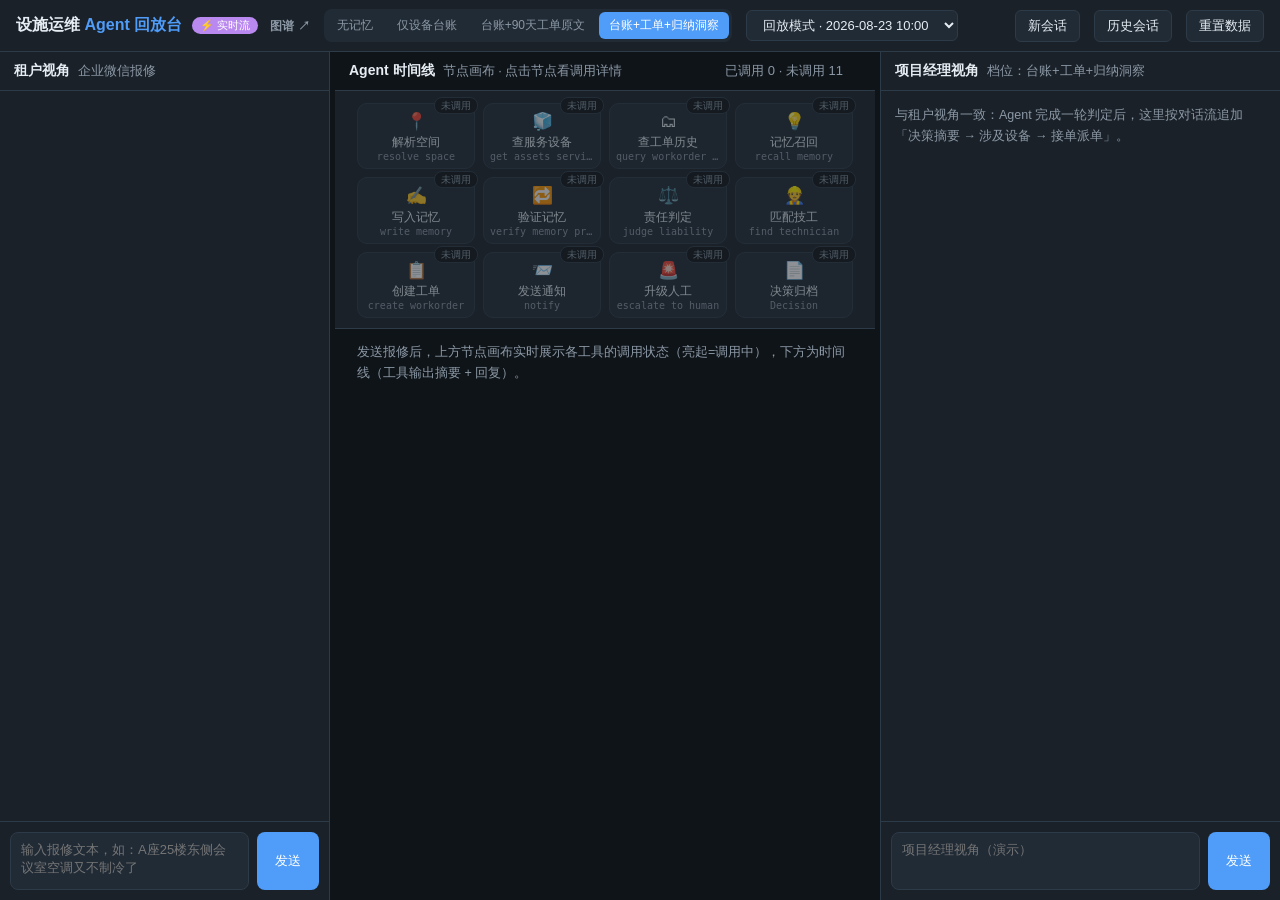
<file: backend/src/wagent_backend/web/static/ops.html>
<!DOCTYPE html>
<html lang="zh-CN">
<head>
<meta charset="UTF-8">
<meta name="viewport" content="width=device-width, initial-scale=1.0">
<title>设施运维 Agent · 三栏回放</title>
<style>
  :root {
    --bg: #0f1419; --panel: #1a2129; --panel2: #212b36; --line: #2d3a47;
    --text: #e6edf3; --muted: #8b98a5; --accent: #4f9cf9; --ok: #3fb970; --warn: #f6bd16;
    --danger: #e5534b; --memory: #b989f0; --cap: #6aa9c9;
  }
  * { box-sizing: border-box; margin: 0; padding: 0; }
  body {
    font-family: "Segoe UI", "Microsoft YaHei", sans-serif;
    background: var(--bg); color: var(--text); height: 100vh;
    display: flex; flex-direction: column; overflow: hidden;
  }
  header {
    display: flex; align-items: center; gap: 14px; padding: 9px 16px;
    background: var(--panel); border-bottom: 1px solid var(--line); flex-wrap: wrap;
  }
  header h1 { font-size: 16px; font-weight: 600; }
  header h1 span { color: var(--accent); }
  header .spacer { flex: 1; }
  .tiers { display: flex; gap: 4px; background: var(--panel2); border-radius: 8px; padding: 3px; }
  .tiers button {
    border: none; background: none; color: var(--muted); font-size: 12px;
    padding: 5px 10px; border-radius: 6px; cursor: pointer;
  }
  .tiers button.on { background: var(--accent); color: #fff; }
  select, button.act {
    background: var(--panel2); color: var(--text); border: 1px solid var(--line);
    border-radius: 6px; padding: 6px 12px; font-size: 13px; cursor: pointer;
  }
  button.act:hover { border-color: var(--accent); }
  #status { color: var(--muted); font-size: 12px; }

  main { flex: 1; display: flex; min-height: 0; }

  /* ── 左栏：租户企微视角 ─────────────────────── */
  #tenantCol {
    width: 330px; min-width: 300px; background: var(--panel);
    border-right: 1px solid var(--line); display: flex; flex-direction: column;
  }
  .colTitle {
    padding: 10px 14px; font-size: 13px; color: var(--muted);
    border-bottom: 1px solid var(--line); display: flex; align-items: center; gap: 8px;
  }
  .colTitle b { color: var(--text); font-size: 14px; }
  #chat { flex: 1; overflow-y: auto; padding: 14px 12px; display: flex; flex-direction: column; gap: 10px; }
  .bubble {
    max-width: 86%; padding: 9px 12px; border-radius: 10px; font-size: 13px;
    line-height: 1.55; white-space: pre-wrap; word-break: break-word;
  }
  .bubble.user { align-self: flex-end; background: #3478f6; color: #fff; border-bottom-right-radius: 3px; }
  .bubble.agent { align-self: flex-start; background: var(--panel2); border: 1px solid var(--line); border-bottom-left-radius: 3px; }
  .wo-chip {
    color: var(--accent); cursor: pointer;   /* 去虚线底色/等宽字体，保留文字颜色 */
  }
  .wo-chip:hover { color: #7cb9ff; text-decoration: underline; }
  .typing { align-self: flex-start; color: var(--muted); font-size: 12px; padding: 4px 8px; }
  .typing::after { content: "▍"; animation: blink 1s infinite; }
  @keyframes blink { 50% { opacity: 0; } }
  #inputBar, #mgrBar { display: flex; gap: 8px; padding: 10px; border-top: 1px solid var(--line); }
  #inputBar textarea, #mgrBar textarea {
    flex: 1; background: var(--panel2); border: 1px solid var(--line); color: var(--text);
    border-radius: 8px; padding: 8px 10px; font-size: 13px; resize: none; height: 58px;
    font-family: inherit;
  }
  #sendBtn, #mgrSend {
    background: var(--accent); border: none; color: #fff; border-radius: 8px;
    padding: 0 18px; font-size: 13px; cursor: pointer;
  }
  #sendBtn:disabled { opacity: .5; cursor: not-allowed; }
  /* 发送键在 Agent 工作中变为红色终止键 */
  #sendBtn.stopping { background: var(--danger); }
  #sendBtn.stopping:hover { filter: brightness(1.15); }
  /* 经理视角：演示提示（输入后回显） */
  .mgrHint {
    align-self: flex-start; background: var(--panel2); border: 1px dashed var(--line);
    border-radius: 8px; color: var(--muted); font-size: 12px; padding: 7px 10px;
  }
  #liveBadge {
    display: inline-block; margin-left: 10px; padding: 1px 8px; border-radius: 10px;
    background: var(--memory, #7c5cff); color: #fff; font-size: 11px; font-weight: 500;
    vertical-align: middle;
  }
  #liveBadge.off { background: var(--muted, #999); }
  #liveBadge.blink { animation: pulse 1s ease-in-out infinite; }
  @keyframes pulse { 50% { opacity: .35; } }

  /* ── 中栏：Agent 时间线（deepseek-harness 式披露行）── */
  #flowCol { flex: 1; min-width: 0; display: flex; flex-direction: column; background: var(--bg); }
  #flow { flex: 1; overflow-y: auto; padding: 16px 22px; display: flex; flex-direction: column; gap: 7px; }

  /* ── 节点画布：工具调用状态（吸顶，时间线从下方滚过）── */
  #nodePanel {
    position: sticky; top: -16px; z-index: 6; background: var(--panel);
    margin: -16px -22px 6px; padding: 12px 22px 10px; border-bottom: 1px solid var(--line);
  }
  #nodeGrid { display: grid; grid-template-columns: repeat(auto-fill, minmax(104px, 1fr)); gap: 8px; }
  .tnode {
    position: relative; background: var(--panel2); border: 1px solid var(--line);
    border-radius: 10px; padding: 8px 6px 6px; text-align: center; cursor: pointer;
    opacity: .5; transition: opacity .3s, border-color .3s, box-shadow .3s;
  }
  .tnode:hover { opacity: .9; }
  .tnode .ticon { font-size: 17px; line-height: 1.2; }
  .tnode .tname { font-size: 12px; margin-top: 2px; }
  .tnode .ten { font-size: 10px; color: var(--muted); font-family: Consolas, monospace;
    white-space: nowrap; overflow: hidden; text-overflow: ellipsis; }
  .tnode .tbadge {
    position: absolute; top: -7px; right: -4px; font-size: 10px; line-height: 1.5;
    padding: 0 6px; border-radius: 8px; background: var(--bg);
    border: 1px solid var(--line); color: var(--muted);
  }
  /* 四档状态：未调用(灰) < 调用过(暗淡) < 已完成(亮) < 调用中(最亮+呼吸) */
  .tnode.stale { opacity: .62; border-color: var(--line); }
  .tnode.stale .tbadge { color: var(--muted); }
  .tnode.done { opacity: .95; border-color: var(--ok); }
  .tnode.done .tbadge { color: var(--ok); border-color: var(--ok); }
  .tnode.active {
    opacity: 1; border-color: var(--accent); color: #fff;
    animation: breathe 1.8s ease-in-out infinite;
  }
  .tnode.active .tbadge { color: #fff; background: var(--accent); border-color: var(--accent); }
  .tnode.err { border-color: var(--danger); }
  .tnode.err .tbadge { color: var(--danger); border-color: var(--danger); }
  .tnode.sel { outline: 2px solid var(--accent); outline-offset: 1px; }
  @keyframes breathe {
    0%, 100% { box-shadow: 0 0 3px rgba(79, 156, 249, .35); }
    50% { box-shadow: 0 0 18px rgba(79, 156, 249, .95); }
  }
  /* 节点详情：该工具全部调用的文字摘要 */
  #nodeDetail {
    margin-top: 10px; background: var(--bg); border: 1px solid var(--line);
    border-radius: 10px; padding: 9px 12px; max-height: 320px; overflow-y: auto;
  }
  #nodeDetail .ndHead { display: flex; align-items: center; gap: 7px; font-size: 13px; }
  #nodeDetail .ndState { font-size: 11px; padding: 1px 8px; border-radius: 9px; border: 1px solid var(--line); color: var(--muted); }
  #nodeDetail .ndState.active { color: #fff; background: var(--accent); border-color: var(--accent); }
  #nodeDetail .ndState.done { color: var(--ok); border-color: var(--ok); }
  #nodeDetail .ndState.stale { color: var(--muted); }
  #nodeDetail .ndx { margin-left: auto; cursor: pointer; color: var(--muted); padding: 0 4px; }
  #nodeDetail .ndx:hover { color: var(--text); }
  #nodeDetail .ndEmpty { margin-top: 7px; color: var(--muted); font-size: 12px; }
  #nodeDetail .ndCall { margin-top: 8px; border-top: 1px dashed var(--line); padding-top: 6px; }
  #nodeDetail .ndMeta { font-size: 11.5px; color: var(--muted); margin-bottom: 4px; }

  /* 用户消息：浅蓝气泡 + 复制钮（流内右上） */
  .urow { align-self: flex-end; max-width: 78%; display: flex; align-items: flex-start; gap: 6px; }
  .urow .ub {
    background: rgba(79, 156, 249, .16); border: 1px solid rgba(79, 156, 249, .45);
    color: var(--text); border-radius: 12px 12px 3px 12px; padding: 8px 12px;
    font-size: 13px; line-height: 1.55; white-space: pre-wrap; word-break: break-word;
  }
  .urow .ucp {
    flex: none; border: 1px solid var(--line); background: var(--panel2); color: var(--muted);
    border-radius: 6px; font-size: 11px; padding: 2px 6px; cursor: pointer; margin-top: 4px;
  }
  .urow .ucp:hover { color: var(--text); border-color: var(--accent); }

  /* 模型正文（中间叙述 / 最终回复）：整段白字 */
  .say {
    font-size: 13px; line-height: 1.65; color: var(--text);
    white-space: pre-wrap; word-break: break-word; padding: 1px 4px;
  }

  /* 披露行：图标 + 标题 · 一行灰色摘要 …… 右侧 ms/步号 + 展开箭头 */
  .drow { min-width: 0; }
  .drow > .row {
    display: flex; align-items: center; min-height: 26px; cursor: pointer; user-select: none;
    position: relative; overflow: hidden; border-radius: 6px; padding: 1px 8px;
  }
  .drow > .row:hover { background: rgba(255, 255, 255, .045); }
  .row .ric { flex: none; width: 20px; text-align: center; font-size: 12px; }
  .row .rtitle { flex: none; font-family: Consolas, monospace; font-weight: 600; font-size: 12.5px; color: var(--accent); }
  .row .rsep { flex: none; width: 2px; height: 2px; border-radius: 1px; background: var(--muted); opacity: .6; margin: 0 8px; }
  .row .rsum {
    flex: 1 1 auto; min-width: 0; overflow: hidden; text-overflow: ellipsis; white-space: nowrap;
    color: var(--muted); font-size: 12.5px; line-height: 24px;
  }
  .row .rsum b { color: var(--text); font-weight: 600; }
  .row .rms { flex: none; margin-left: 8px; font: 10.5px Consolas, monospace; color: #5a6673; white-space: nowrap; }
  .row .rarr { flex: none; margin-left: 7px; color: var(--muted); font-size: 9px; transition: transform .15s; }
  .drow.open > .row .rarr { transform: rotate(90deg); }
  .drow .rbody { display: none; margin: 3px 0 4px 28px; }
  .drow.open > .rbody { display: block; }

  /* 执行中：一道流光扫过行（dsh running sweep） */
  .drow.running > .row::after {
    content: ""; position: absolute; inset-block: 0; left: 0; width: 180px; pointer-events: none;
    background: linear-gradient(90deg, transparent, rgba(79, 156, 249, .16), transparent);
    animation: dshSweep 2.2s ease-out infinite;
  }
  @keyframes dshSweep { 0% { left: -180px; } 90%, 100% { left: 100%; } }

  /* 工具行展开体：IN/OUT 代码卡 */
  .ioCard {
    background: rgba(0, 0, 0, .28); border: 1px solid var(--line); border-radius: 8px;
    padding: 9px 12px; max-height: 320px; overflow: auto;
    font-family: Consolas, "Microsoft YaHei", monospace; font-size: 11.5px; line-height: 1.55;
    color: #b8c4cf; white-space: pre-wrap; word-break: break-all;
  }
  .ioCard .lab { color: var(--muted); }

  /* 行色调 */
  .drow.recall > .row .rtitle, .drow.recall > .row .ric { color: var(--memory); }
  .drow.escalate > .row .rtitle { color: var(--danger); }
  .drow.err-capability > .row .rtitle { color: var(--cap); }
  .drow.err-system > .row .rtitle { color: var(--danger); }
  .drow[data-err] > .row .rsum { color: #f0a09b; }
  .drow.ctx > .row .rtitle { color: var(--cap); font-weight: 400; }
  .drow.ctx-done { display: none; }   /* 上下文注入完成后隐藏（信息已在节点与回放里） */
  /* Think 行：灰标题灰正文；流式生长时展开跟随，落定后折叠成一行摘要（点击可再展开） */
  .drow.think > .row .rtitle { color: var(--muted); font-weight: 400; }
  .thinkBody {
    color: var(--muted); font-size: 12.5px; line-height: 22px;
    white-space: pre-wrap; word-break: break-word;
    max-height: 264px; overflow-y: auto; padding-right: 6px;
  }
  .drow.noexp > .row { cursor: default; }
  .drow.noexp > .row .rarr { visibility: hidden; }

  .banner {
    border-radius: 9px; padding: 10px 14px; font-size: 13px; line-height: 1.6;
    border: 1px dashed var(--line); color: var(--muted);
  }
  .banner.safety { border-color: var(--danger); color: #f0a09b; background: #241a1a; }
  .banner.done { border-color: var(--ok); color: var(--ok); }
  .banner.warn { border-color: var(--warn); color: var(--warn); }
  .nudge {
    font-size: 12px; color: var(--warn); line-height: 1.5; padding: 2px 8px;
    border-left: 2px solid var(--warn);
  }

  /* ── 右栏：经理视角 ───────────────────────── */
  #mgrCol {
    width: 400px; min-width: 360px; background: var(--panel);
    border-left: 1px solid var(--line); display: flex; flex-direction: column;
  }
  #mgr { flex: 1; overflow-y: auto; padding: 14px; display: flex; flex-direction: column; gap: 12px; }
  .mgrCard {
    background: var(--panel2); border: 1px solid var(--line); border-radius: 10px; padding: 12px 14px;
    font-size: 13px;
  }
  .mgrCard h3 { font-size: 13px; color: var(--accent); margin-bottom: 8px; font-weight: 600; }
  /* 对话包：每轮判定追加一张，内部小节标题拉开间距 */
  .mgrPack h3 { margin-top: 12px; }
  .mgrPack h3:first-child { margin-top: 0; }
  .mgrPack .noRel { color: var(--muted); font-size: 12px; }
  /* 安全升级：经理视角卡片红框呼吸告警 */
  .mgrCard.alert { border-color: var(--danger); animation: alertPulse 1.6s ease-in-out infinite; }
  @keyframes alertPulse {
    0%, 100% { box-shadow: 0 0 2px rgba(229, 83, 75, .3); }
    50% { box-shadow: 0 0 16px rgba(229, 83, 75, .9); }
  }
  .kv { display: flex; gap: 8px; padding: 3px 0; line-height: 1.5; }
  .kv .k { color: var(--muted); min-width: 96px; flex-shrink: 0; }
  .kv .v { flex: 1; word-break: break-word; }
  .pill {
    display: inline-block; padding: 0 4px 0 0; margin: 0 4px 0 0;
    font-size: 12px; background: none; border: none;   /* 去背景色/边框，只留文字颜色 */
  }
  .pill.owner { color: var(--accent); }
  .pill.tenant { color: var(--warn); }
  .pill.shared, .pill.vendor { color: var(--ok); }
  .pill.unclear { color: var(--danger); }
  .pill.esc { color: var(--danger); font-weight: 600; }
  .pill.mem { color: var(--memory); font-family: Consolas, monospace; }
  .empty { color: var(--muted); font-size: 12.5px; line-height: 1.7; }
  .assetRow { padding: 6px 0; border-bottom: 1px dashed var(--line); }
  .assetRow:last-child { border-bottom: none; }
  .assetRow .lock { color: var(--danger); font-size: 12px; }

  /* ── 弹窗 ─────────────────────────────────── */
  .modalWrap {
    position: fixed; inset: 0; background: rgba(0,0,0,.55); display: none;
    align-items: center; justify-content: center; z-index: 20;
  }
  .modalWrap.show { display: flex; }
  .modal {
    background: var(--panel); border: 1px solid var(--line); border-radius: 12px;
    width: min(680px, 92vw); max-height: 84vh; display: flex; flex-direction: column;
  }
  .modal .mhead {
    padding: 12px 16px; border-bottom: 1px solid var(--line);
    display: flex; align-items: center; font-size: 14px;
  }
  .modal .mhead .x { margin-left: auto; cursor: pointer; color: var(--muted); font-size: 18px; }
  .modal .mbody { padding: 14px 16px; overflow-y: auto; font-size: 13px; line-height: 1.6; }
  .sessRow {
    display: flex; gap: 10px; padding: 8px 6px; border-bottom: 1px dashed var(--line);
    cursor: pointer; align-items: center; font-size: 12.5px;
  }
  .sessRow:hover { background: var(--panel2); }
  .sessRow .sid { font-family: Consolas, monospace; color: var(--accent); }
  .sessRow .txt { flex: 1; color: var(--muted); overflow: hidden; text-overflow: ellipsis; white-space: nowrap; }

  /* ── 位置选择器（左栏对话框内嵌卡片）────────── */
  .pickRow { display: flex; align-items: center; gap: 8px; margin: 8px 0; }
  .pickRow label { width: 44px; color: var(--muted); font-size: 12.5px; flex: none; }
  .pickRow select, .pickRow textarea {
    flex: 1; background: var(--bg); color: var(--text);
    border: 1px solid var(--line); border-radius: 6px; padding: 6px 8px; font-size: 13px;
  }
  .pickRow textarea { resize: vertical; font-family: inherit; }
  .locCard {
    align-self: stretch; background: var(--panel2); border: 1px solid var(--accent);
    border-radius: 10px; padding: 10px 12px; font-size: 13px;
  }
  .locCard .lcTitle { font-weight: 600; margin-bottom: 4px; }
  .locCard .lcHint { color: var(--muted); font-size: 12px; margin-bottom: 6px; }
  .locCard .lcFoot { text-align: right; margin-top: 6px; }
  .locCard.sent { opacity: .55; }
  /* 安全信息补全卡：红色主题，手机号必填 */
  .locCard.safety { border-color: var(--danger); }
  .locCard.safety .lcTitle { color: var(--danger); }
  .locCard input[type="tel"] {
    flex: 1; background: var(--bg); color: var(--text);
    border: 1px solid var(--line); border-radius: 6px; padding: 5px 8px; font-size: 12.5px;
  }
  .locCard input.bad { border-color: var(--danger); animation: pulse .5s 2; }

  /* ── 栏宽拖拽分隔条 ─────────────────────────── */
  .colDrag { flex: none; width: 5px; cursor: col-resize; }
  .colDrag:hover, .colDrag.on { background: var(--accent); opacity: .45; }

  /* ── 接单卡片（项目经理视角）───────────────────── */
  .woCard {
    background: var(--bg); border: 1px solid var(--line); border-radius: 8px;
    padding: 8px 10px; margin-bottom: 8px; font-size: 12.5px; line-height: 1.7;
  }
  .woCard .woHead { display: flex; justify-content: space-between; align-items: center; margin-bottom: 2px; }
  .woCard .woBrief {
    margin-top: 6px; padding: 7px 10px; border-radius: 6px;
    background: var(--panel2); border-left: 3px solid var(--accent);
    font-size: 12.5px; line-height: 1.65;
  }
  .woCard .woBrief .bLabel {
    color: var(--accent); font-weight: 600; font-size: 12px; margin-bottom: 2px;
  }
  .woCard.sent { opacity: .7; }
  .woCard .woAuto { color: var(--warn); font-size: 12px; margin-top: 4px; }
  .woCard .woAutoErr { color: var(--danger); font-size: 12px; margin-top: 4px; }
  .woCard .pickRow { margin: 5px 0; }
  .woCard .pickRow label { width: 34px; }

  ::-webkit-scrollbar { width: 9px; height: 9px; }
  ::-webkit-scrollbar-thumb { background: var(--line); border-radius: 5px; }
  ::-webkit-scrollbar-track { background: transparent; }
</style>
</head>
<body>

<header>
  <h1>设施运维 <span>Agent 回放台</span><span id="liveBadge" title="走 /api/ops/chat/stream，事件逐条推送">⚡ 实时流</span><a href="/graph" target="_blank" rel="noopener" title="设备台账知识图谱" style="margin-left:12px;font-size:12px;color:var(--muted);text-decoration:none">图谱 ↗</a></h1>
  <div class="tiers" id="tiers"></div>
  <select id="mode">
    <option value="replay">回放模式 · 2026-08-23 10:00</option>
    <option value="live">交互模式 · 当前时间</option>
  </select>
  <span id="status"></span>
  <div class="spacer"></div>
  <button class="act" id="newBtn">新会话</button>
  <button class="act" id="histBtn">历史会话</button>
  <button class="act" id="resetBtn">重置数据</button>
</header>

<main>
  <!-- 左：租户（企微口吻）-->
  <section id="tenantCol">
    <div class="colTitle"><b>租户视角</b><span>企业微信报修</span></div>
    <div id="chat"></div>
    <div id="inputBar">
      <textarea id="input" placeholder="输入报修文本，如：A座25楼东侧会议室空调又不制冷了"></textarea>
      <button id="sendBtn">发送</button>
    </div>
  </section>

  <div class="colDrag" id="dragL" title="拖动调整栏宽"></div>

  <!-- 中：Agent 时间线 -->
  <section id="flowCol">
    <div class="colTitle"><b>Agent 时间线</b><span>节点画布 · 点击节点看调用详情</span><span id="callStats" style="margin-left:auto;color:var(--muted)"></span><span id="tok" style="margin-left:10px;color:var(--memory)"></span></div>
    <div id="flow">
      <div id="nodePanel">
        <div id="nodeGrid"></div>
        <div id="nodeDetail" style="display:none"></div>
      </div>
      <div class="empty">发送报修后，上方节点画布实时展示各工具的调用状态（亮起=调用中），下方为时间线（工具输出摘要 + 回复）。</div>
    </div>
  </section>

  <div class="colDrag" id="dragR" title="拖动调整栏宽"></div>

  <!-- 右：项目经理视角（对话流：每轮判定追加一个完整对话包）-->
  <section id="mgrCol">
    <div class="colTitle"><b>项目经理视角</b><span id="tierLabel"></span></div>
    <div id="mgr">
      <div class="empty" id="mgrEmpty">与租户视角一致：Agent 完成一轮判定后，这里按对话流追加「决策摘要 → 涉及设备 → 接单派单」。</div>
    </div>
    <div id="mgrBar">
      <textarea id="mgrInput" placeholder="项目经理视角（演示）"></textarea>
      <button id="mgrSend">发送</button>
    </div>
  </section>
</main>

<!-- 工单溯源弹窗 -->
<div class="modalWrap" id="woModal">
  <div class="modal">
    <div class="mhead"><span id="woTitle">工单</span><span class="x" data-close>×</span></div>
    <div class="mbody" id="woBody"></div>
  </div>
</div>

<!-- 历史会话弹窗 -->
<div class="modalWrap" id="sessModal">
  <div class="modal">
    <div class="mhead">历史会话<span class="x" data-close>×</span></div>
    <div class="mbody" id="sessBody"></div>
  </div>
</div>

<script>
"use strict";

/* ── 枚举中文对照（展示用）────────────────────────── */
const SYMPTOM = {no_cooling:"不制冷",no_heating:"不制热",unit_wont_start:"机组不启动",weak_airflow:"风量小",water_leak:"漏水",abnormal_noise:"异响",temp_uneven:"温度不均",odor:"有异味",sanitation:"垃圾/卫生",smoking:"吸烟",overcrowding:"人员过多"};
const ROOT = {valve_actuator_failure:"阀门执行器故障",compressor_fault:"压缩机故障",fan_motor_fault:"风机电机故障",filter_clogged:"滤网堵塞",condensate_drain_blocked:"冷凝水管堵塞",pipe_insulation_failure:"管道保温失效",control_panel_fault:"控制面板故障",duct_damage:"风管破损",sensor_drift:"传感器漂移",power_supply_fault:"供电故障",chilled_water_supply:"冷冻水供应异常",setpoint_misconfigured:"设定温度错误",refrigerant_low:"制冷剂不足",billing_suspension:"欠费停机",tenant_modification:"租户改装",capacity_undersized:"容量配置不足",tenant_load_excess:"租户负荷超标",no_fault_tenant_perception:"无故障·租户感知问题"};
const ACTION = {replace_valve_actuator:"更换阀执行器",replace_compressor:"更换压缩机",replace_fan_motor:"更换风机电机",clean_replace_filter:"清洗/更换滤网",clear_condensate_drain:"疏通冷凝水管",recalibrate_sensor:"校准传感器",repair_power_circuit:"检修供电线路",replace_control_panel:"更换控制面板",reinsulate_piping:"管道重新保温",repair_duct:"修复风管",escalate_central_plant:"升级中央机房",adjust_setpoint:"调整设定温度",recharge_refrigerant:"补充制冷剂",restore_after_payment:"缴费后恢复",rectify_tenant_modification:"整改租户改装",redesign_airflow_capacity:"改造风量容量",no_action_tenant_side:"租户侧无需动作",temporary_valve_override:"阀门临时旁通",close_as_normal:"正常关闭",explain_to_tenant:"向租户解释",dispatch_hvac_vendor:"派空调外包维保商",schedule_overhaul:"安排大修"};
const LIAB = {owner:"物业",tenant:"租户",shared:"共同承担",vendor:"外部",unclear:"不明确"};
const LIAB_EDIT = {unclear:"不明确",tenant:"租户",vendor:"外部",owner:"物业"};  // 经理可改的四项（shared 由判责产出，不手选）
const TIER_LABELS = {off:"无记忆",l1:"仅设备台账",l1l2:"台账+90天工单原文",full:"台账+工单+归纳洞察"};
const TOOLS_ZH = {resolve_space:"解析空间",get_assets_serving_space:"查服务设备",query_workorder_history:"查工单历史",recall_memory:"记忆召回",write_memory:"写入记忆",verify_memory_prediction:"验证记忆",judge_liability:"责任判定",create_workorder:"创建工单",find_technician:"匹配技工",notify:"发送通知",escalate_to_human:"升级人工"};

const $ = (s) => document.querySelector(s);
const state = { session:null, tier:"full", mode:"replay", busy:false };

/* ── 顶部：档位切换 ──────────────────────────────── */
function renderTiers() {
  $("#tiers").innerHTML = Object.entries(TIER_LABELS)
    .map(([k,v]) => `<button data-tier="${k}" class="${k===state.tier?"on":""}">${v}</button>`).join("");
  $("#tiers").querySelectorAll("button").forEach(b => b.onclick = () => {
    state.tier = b.dataset.tier; renderTiers(); newSession();
  });
  $("#tierLabel").textContent = "档位：" + TIER_LABELS[state.tier];
}

/* ── 左栏：租户气泡 ──────────────────────────────── */
function addBubble(cls, text) {
  const d = document.createElement("div");
  d.className = "bubble " + cls; d.textContent = text;
  $("#chat").appendChild(d); $("#chat").scrollTop = 1e9;
  return d;
}
function setTyping(on, text) {
  let t = $("#chat").querySelector(".typing");
  if (on) {
    if (!t) { t = document.createElement("div"); t.className = "typing"; $("#chat").appendChild(t); }
    t.textContent = text || "Agent 处理中…"; $("#chat").scrollTop = 1e9;
  } else if (t) t.remove();
}

/* ── 中栏：Agent 时间线（节点画布 + deepseek-harness 式披露行）── */
let nodes = {};          // tool id -> {spec, el, badge, count, calls[], state}
let selNode = null;      // 当前详情面板展示的节点
const NODE_STATE_ZH = { idle: "未调用", active: "调用中", done: "已完成", stale: "调用过" };

function buildNodeGrid() {
  const grid = $("#nodeGrid"); if (!grid) return;
  grid.innerHTML = ""; nodes = {}; selNode = null;
  const specs = (TIER_TOOLS[state.tier] || [])
    .map(t => ({ id: t, icon: TOOL_ICONS[t] || "🔧", zh: TOOLS_ZH[t] || t, en: t }));
  specs.push({ id: "__decision", icon: "📄", zh: "决策归档", en: "Decision" });
  specs.forEach(spec => {
    const el = document.createElement("div");
    el.className = "tnode idle"; el.dataset.tool = spec.id;
    el.innerHTML = `<span class="tbadge">未调用</span><div class="ticon">${spec.icon}</div>` +
      `<div class="tname">${spec.zh}</div><div class="ten">${spec.en}</div>`;
    el.onclick = () => selectNode(spec.id);
    grid.appendChild(el);
    nodes[spec.id] = { spec, el, badge: el.querySelector(".tbadge"),
                       count: 0, calls: [], state: "idle" };
  });
  updateCallStats();
}
function setNodeState(id, st) {
  const n = nodes[id]; if (!n) return;
  n.state = st;
  n.el.classList.remove("idle", "active", "done", "stale");
  n.el.classList.add(st);
}
function demoteDone() {   // 新动作发生：已完成 → 调用过（亮 → 暗淡）
  Object.keys(nodes).forEach(id => { if (nodes[id].state === "done") setNodeState(id, "stale"); });
}
function updateCallStats() {
  const el = $("#callStats"); if (!el) return;
  const toolNodes = Object.values(nodes).filter(n => n.spec.id !== "__decision");
  const called = toolNodes.filter(n => n.count > 0).length;
  el.textContent = nodes.__decision ? `已调用 ${called} · 未调用 ${toolNodes.length - called}` : "";
}
function nodeActivate(id) {
  const n = nodes[id]; if (!n) return;
  demoteDone();
  setNodeState(id, "active");
  n.badge.textContent = "调用中";
  selectNode(id);
}
function nodeComplete(id, call) {
  const n = nodes[id]; if (!n) return;
  n.count++; n.calls.push(call);
  setNodeState(id, "done");
  n.el.classList.toggle("err", !!(call.result && call.result.error));
  n.badge.textContent = "×" + n.count;
  updateCallStats();
  if (selNode === id) renderNodeDetail();
}
function nodeDecision(d) {   // Decision 不是工具调用，单独点亮「决策归档」节点
  const n = nodes.__decision; if (!n) return;
  demoteDone();
  n.count++;
  n.calls.push({ args: "（模型输出的 Decision JSON）", result: d.decision,
                 ms: null, step: d.turn, digest: "📄 决策已归档" });
  setNodeState("__decision", "done");
  n.badge.textContent = "✓";
  updateCallStats();
  selectNode("__decision");
}
function nodeFail(label) {   // 决策节点失败态（parse_failed 等）：红边 + 角标
  const n = nodes.__decision; if (!n) return;
  demoteDone();
  n.el.classList.add("err");
  n.badge.textContent = label || "失败";
}
function selectNode(id) {
  if (!nodes[id]) return;
  selNode = id;
  Object.values(nodes).forEach(n => n.el.classList.toggle("sel", n.spec.id === id));
  renderNodeDetail();
}
function renderNodeDetail() {
  const box = $("#nodeDetail"); if (!box) return;
  const n = nodes[selNode];
  if (!n) { box.style.display = "none"; return; }
  box.style.display = "";
  box.innerHTML = "";
  const head = document.createElement("div"); head.className = "ndHead";
  head.innerHTML = `<span>${n.spec.icon}</span><b>${n.spec.zh}</b>` +
    `<span class="ten">${n.spec.en}</span>` +
    `<span class="ndState ${n.state}">${NODE_STATE_ZH[n.state]}</span><span class="ndx" title="收起">×</span>`;
  head.querySelector(".ndx").onclick = () => {
    selNode = null; box.style.display = "none";
    Object.values(nodes).forEach(x => x.el.classList.remove("sel"));
  };
  box.appendChild(head);
  if (!n.calls.length) {
    const e = document.createElement("div"); e.className = "ndEmpty";
    e.textContent = n.state === "active" ? "执行中…" : "尚未调用";
    box.appendChild(e);
  }
  n.calls.slice().reverse().forEach(c => {
    const meta = document.createElement("div"); meta.className = "ndCall";
    meta.innerHTML = `<span class="ndMeta">T${c.step}${c.ms != null ? " · " + c.ms + "ms" : ""}</span> ${c.digest || ""}`;
    box.appendChild(meta);   // 只留文字摘要，IN/OUT JSON 与思维链均不展示
  });
}
function dropFlowPlaceholder() { const ph = $("#flow .empty"); if (ph) ph.remove(); }

function clearFlow() {
  $("#flow").innerHTML = `
    <div id="nodePanel">
      <div id="nodeGrid"></div>
      <div id="nodeDetail" style="display:none"></div>
    </div>
    <div class="empty">发送报修后，上方节点画布实时展示各工具的调用状态（亮起=调用中），下方为时间线（工具输出摘要 + 回复）。</div>`;
  buildNodeGrid();
}
function esc(s) { return String(s).replace(/&/g, "&amp;").replace(/</g, "&lt;"); }

function firstLine(t) { const i = t.indexOf("\n"); return i === -1 ? t : t.slice(0, i); }

/* 万能披露行：图标 + 标题 · 一行灰色摘要 [+ ms] + 箭头；点击整行展开 body */
function makeRow(o) {
  const d = document.createElement("div");
  d.className = "drow" + (o.cls ? " " + o.cls : "") + (o.body ? "" : " noexp");
  if (o.open) d.classList.add("open");
  const row = document.createElement("div"); row.className = "row";
  row.innerHTML = `<span class="ric">${o.icon || ""}</span><span class="rtitle"></span>` +
    `<i class="rsep"></i><span class="rsum"></span>` +
    (o.ms != null ? `<span class="rms"></span>` : "") + `<span class="rarr">▶</span>`;
  row.querySelector(".rtitle").textContent = o.title || "";
  const sum = row.querySelector(".rsum");
  if (o.summaryHtml) sum.innerHTML = o.summaryHtml;
  else if (o.summary) sum.textContent = o.summary;
  if (o.ms != null) row.querySelector(".rms").textContent = o.ms;
  if (o.running) d.classList.add("running");
  const body = document.createElement("div"); body.className = "rbody";
  if (o.body) body.appendChild(o.body);
  row.onclick = () => { if (o.body) d.classList.toggle("open"); };
  d.appendChild(row); d.appendChild(body);
  dropFlowPlaceholder();
  $("#flow").appendChild(d); $("#flow").scrollTop = 1e9;
  d._sum = sum; d._ms = row.querySelector(".rms");
  return d;
}
/* 流内用户消息：浅蓝气泡 + 复制钮 */
function addFlowUser(text) {
  const w = document.createElement("div"); w.className = "urow";
  const b = document.createElement("div"); b.className = "ub"; b.textContent = text;
  const cp = document.createElement("button"); cp.className = "ucp"; cp.textContent = "复制";
  cp.onclick = (e) => {
    e.stopPropagation();
    navigator.clipboard?.writeText(text).then(() => { cp.textContent = "已复制"; setTimeout(() => cp.textContent = "复制", 1200); });
  };
  w.appendChild(b); w.appendChild(cp);
  dropFlowPlaceholder();
  $("#flow").appendChild(w); $("#flow").scrollTop = 1e9;
}
/* 每轮开头：上下文注入行（点开看该档位的提示词要点与工具清单） */
const TIER_TOOLS = {
  off: ["resolve_space", "judge_liability", "find_technician", "create_workorder", "notify", "escalate_to_human"],
  l1: ["resolve_space", "get_assets_serving_space", "judge_liability", "find_technician", "create_workorder", "notify", "escalate_to_human"],
  l1l2: ["resolve_space", "get_assets_serving_space", "query_workorder_history", "judge_liability", "find_technician", "create_workorder", "notify", "escalate_to_human"],
  full: ["resolve_space", "get_assets_serving_space", "query_workorder_history", "recall_memory", "write_memory", "verify_memory_prediction", "judge_liability", "find_technician", "create_workorder", "notify", "escalate_to_human"],
};
function addContextRow(turn) {
  const tools = TIER_TOOLS[state.tier] || [];
  makeRow({ icon: "@", title: "上下文注入", cls: "ctx", ms: "T" + turn,
            summary: `系统提示词 · 记忆档位「${TIER_LABELS[state.tier]}」· ${tools.length} 个工具` });
}
/* 真实「@ 上下文注入」行：吃 request/header 事件（模型实际收到的 system 全文 + 工具
   schema 清单 —— 回放能精确还原「模型当时看到什么」）；旧会话无 header 事件时回退
   到上面的档位要点行。正文默认折叠，点击才展开。 */
const HEADER_REASON = { initial: "首次注入", resume: "复用", change: "变更" };
function addContextRowFromHeader(ev) {
  const d = ev.data, h = d.header || {}, cfg = h.config || {};
  const names = (h.tools || []).map(t => t.function?.name || "?");
  const body = document.createElement("div"); body.className = "ioCard";
  body.innerHTML = `<span class="lab">模型</span>\n${esc(cfg.provider || "?")} · ${esc(cfg.model || "?")}` +
    `\n\n<span class="lab">系统提示词全文</span>\n${esc(h.system || "")}` +
    `\n\n<span class="lab">开放工具（${names.length} 个）</span>\n` +
    names.map(n => `${n} · ${TOOLS_ZH[n] || ""}`).join("\n");
  lastCtxRow = makeRow({ icon: "@", title: "上下文注入", cls: "ctx", ms: "T" + curTurn,
    summary: `${cfg.model || "model"} · 系统提示词 · ${names.length} 个工具 · ${HEADER_REASON[d.reason] || d.reason || ""}`,
    body });
}
let curTurn = 0, pendingCtxTurn = null, lastCtxRow = null;
/* 注入完成 = 本轮首个内容事件（模型回复/工具调用）出现时，隐藏「@ 上下文注入」行。
   行的正文（system 全文+工具清单）已随事件落盘，回放需要时可从事件流还原。 */
function hideCtxRow() {
  if (lastCtxRow) { lastCtxRow.classList.add("ctx-done"); lastCtxRow = null; }
}

/* 💭 Think 行（reasoning 块）—— 仅展示不回灌模型。
   流式生长：首个 reasoning-delta 即建行（running 流光），运行中摘要 = 最新一行、
   展开正文自动跟随滚动；assistant/message 到达 → 落定：**折叠成一行首行摘要**
   （思考完成即收起，把视觉焦点让给最终结果；点击可再展开全文）；
   turn/end 时只有 chunks 没有 message → 冻结为「已中断」。 */
function addReasoning(step, text) {
  const body = document.createElement("div"); body.className = "thinkBody";
  body.textContent = text;
  makeRow({ icon: "💭", title: "Think", cls: "think",
            ms: step != null ? "T" + step : null,
            summary: firstLine(text || ""), body });
}
const chunkFold = {};      // "T{turn}:S{step}" -> {reasoning, text, row?, body?, running?}
let rafQueued = false;

function chunkKey(d) { return "T" + d.turn + ":S" + d.step; }
function latestLine(t) {
  const ls = String(t || "").split("\n").map(s => s.trim()).filter(Boolean);
  return ls.length ? ls[ls.length - 1] : "";
}
function ensureThinkRow(key, st, d) {
  if (st.row) return;
  st.body = document.createElement("div"); st.body.className = "thinkBody";
  st.row = makeRow({ icon: "💭", title: "Think", cls: "think", open: true, running: true,
                     ms: "T" + d.turn + "·S" + d.step, summary: "…", body: st.body });
  st.running = true;
}
function publishFolds() {   // rAF 把一帧内多次 chunk 合并成一次 DOM 写
  rafQueued = false;
  for (const k in chunkFold) {
    const s = chunkFold[k];
    if (s.row && s.running) {
      s.row._sum.textContent = latestLine(s.reasoning) || "思考中…";
      s.body.textContent = s.reasoning;
      s.body.scrollTop = s.body.scrollHeight;   // 展开的正文跟随滚动
    }
  }
}
function feedChunk(ev) {
  const d = ev.data, c = d.chunk || {}, key = chunkKey(d);
  const st = chunkFold[key] || (chunkFold[key] = { reasoning: "", text: "" });
  if (c.type === "reasoning-delta") {
    st.reasoning += c.text || "";
    ensureThinkRow(key, st, d);
    if (!rafQueued) { rafQueued = true; requestAnimationFrame(publishFolds); }
  } else if (c.type === "text-delta") {
    st.text += c.text || "";   // 正文等 assistant/message 落定再出
  }
  /* block-start/block-end/usage/finish：组装在后端，前端只吃 delta */
}
function settleThinkRow(turn, step, reasoning) {
  const st = chunkFold["T" + turn + ":S" + step];
  if (st && st.row) {
    st.running = false;
    st.row.classList.remove("running", "open");   // 落定即折叠：思考让位给最终结果
    st.row._sum.textContent = firstLine(reasoning);   // 落定 = 首行摘要
    st.body.textContent = reasoning; st.body.scrollTop = 0;
  } else if (reasoning) {
    addReasoning(step, reasoning);   // 无 chunk 的消息（_force_escalate / 旧流回放）
  }
}
function freezeThinkRows() {   // turn/end 兜底：有 chunk 无 message → 冻结部分输出
  for (const k in chunkFold) {
    const s = chunkFold[k];
    if (s.row && s.running) {
      s.running = false;
      s.row.classList.remove("running", "open");
      s.row._sum.textContent = firstLine(s.reasoning || s.text || "") + "（已中断）";
      if (s.body) s.body.textContent = s.reasoning || s.text;
    }
  }
}

/* 模型正文：中间叙述 / 最终回复，整段白字 */
function addSay(text) {
  const d = document.createElement("div"); d.className = "say";
  d.textContent = text;
  dropFlowPlaceholder();
  $("#flow").appendChild(d); $("#flow").scrollTop = 1e9;
}
/* 最终回复：正文整段展示，```json 决策块单独成折叠行 */
function addFinalReply(content) {
  const fence = content.match(/```json\s*([\s\S]*?)\s*```/);
  const plain = content.replace(/```json[\s\S]*?```/g, "").trim();
  if (plain) addSay(plain);
  if (fence) {
    let dec = null; try { dec = JSON.parse(fence[1]); } catch { /* 展示层容忍 */ }
    const sum = dec ? `${ROOT[dec.root_cause] || dec.root_cause} · 置信度 ${(dec.root_cause_confidence ?? 0).toFixed(2)}` : "决策 JSON";
    lastFenceRow = makeRow({ icon: "📄", title: "Decision", summary: sum });   // JSON 代码体不展示
  }
  if (!plain && !fence) addSay(content);
}
function addBanner(cls, text) {
  const d = document.createElement("div");
  d.className = "banner " + cls; d.innerHTML = text;
  dropFlowPlaceholder();
  $("#flow").appendChild(d); $("#flow").scrollTop = 1e9;
}
const TOOL_ICONS = {
  resolve_space: "📍", get_assets_serving_space: "🧊", query_workorder_history: "🗂",
  recall_memory: "💡", write_memory: "✍️", verify_memory_prediction: "🔁",
  judge_liability: "⚖️", create_workorder: "📋", find_technician: "👷",
  notify: "📨", escalate_to_human: "🚨",
};
function toolRowClass(name, result) {
  if (result && result.error) {
    return result.error.code === "upstream_error" ? "err-system" : "err-capability";
  }
  if (name === "recall_memory") return "recall";
  if (name === "escalate_to_human") return "escalate";
  return "";
}
function addToolRow(ev, callArgs, res) {
  const d = ev.data, meta = d.meta || {};
  // 时间线不展示代码体（IN/OUT 不渲染），只留摘要行
  const row = makeRow({
    icon: TOOL_ICONS[meta.name] || "🔧", title: meta.name,
    cls: toolRowClass(meta.name, res),
    ms: (meta.duration_ms ?? 0) + "ms · T" + d.step,
    summaryHtml: meta.digest || "",
  });
  if (res && res.error) row.dataset.err = "1";
  return row;
}

/* 流式：tool/call 先出「执行中」行（流光扫过），tool/result 到达后原地回填 */
const pendingCards = {};   // callId -> 披露行
function addPendingToolRow(ev) {
  const d = ev.data;
  const row = makeRow({
    icon: TOOL_ICONS[d.name] || "🔧", title: d.name, running: true,
    ms: "-- · T" + d.step, summary: "执行中…",
  });
  pendingCards[d.callId] = row;
}
function completeToolRow(ev, callArgs, res) {
  const d = ev.data, meta = d.meta || {};
  const callId = d.message?.content?.[0]?.toolCallId;
  const row = pendingCards[callId];
  if (!row) { addToolRow(ev, callArgs, res); return; }
  delete pendingCards[callId];
  row.classList.remove("running");
  const cls = toolRowClass(meta.name, res);
  if (cls) row.classList.add(cls);   // 正常工具返回 ""，classList.add("") 会抛错
  row._sum.innerHTML = meta.digest || "";
  if (row._ms) row._ms.textContent = (meta.duration_ms ?? 0) + "ms · T" + d.step;
  if (res && res.error) row.dataset.err = "1";
  // 不挂 IN/OUT 代码体——时间线只留摘要
}

/* ── 右栏：经理视角 ─────────────────────────────── */
function kv(k, vHtml) { return `<div class="kv"><span class="k">${k}</span><span class="v">${vHtml}</span></div>`; }
function woChip(id) { return id ? `<span class="wo-chip" data-wo="${id}">${id}</span>` : "—"; }

function decisionHtml(dec, woId) {
  let h = "";
  h += kv("症状", SYMPTOM[dec.symptom] || dec.symptom);
  h += kv("根因判断", `${ROOT[dec.root_cause] || dec.root_cause}`);
  h += kv("置信度", `<span style="${(dec.root_cause_confidence ?? 0) >= .75
        ? "color:var(--danger);font-weight:600" : ""}">${(dec.root_cause_confidence ?? 0).toFixed(2)}</span>`);
  h += kv("复发判定", dec.is_repeat_fault
    ? `<span style="color:var(--danger)">是（第 ${dec.repeat_evidence.length + 1} 次同类）</span>：${dec.repeat_evidence.map(woChip).join("、") || "—"}`
    : "否");
  h += kv("建议处置", ACTION[dec.recommended_action] || dec.recommended_action || "—");
  const liabBasis = `<span style="color:var(--muted);font-size:12px">${{contract_clause:"依据合同条款",default_mapping:"默认责任映射",no_basis:"无依据"}[dec.liability_basis]||""}</span>`;
  if (woId) {
    // 有工单 → 责任方可手动调整（append-only 留痕）；当前值不在可选项（如 shared）时先占位显示
    const cur = LIAB_EDIT[dec.liability] ? "" :
      `<option value="" selected disabled>${LIAB[dec.liability] || dec.liability || "未判定"}（当前）</option>`;
    const opts = Object.entries(LIAB_EDIT).map(([v, l]) =>
      `<option value="${v}" ${v === dec.liability ? "selected" : ""}>${l}</option>`).join("");
    h += kv("责任方", `<select class="liabEdit" data-wo="${woId}" style="font-size:13px;padding:1px 4px">${cur}${opts}</select> ${liabBasis}`);
  } else {
    h += kv("责任方", `<span class="pill ${dec.liability}">${LIAB[dec.liability] || dec.liability}</span> ${liabBasis}`);
  }
  if (dec.estimated_cost_cny != null) h += kv("预估费用", `¥${dec.estimated_cost_cny}`);
  if (dec.escalate) h += kv("人工升级", `<span class="pill esc">需人工</span> ${dec.escalate_reason || ""}`);
  h += kv("记忆引用", dec.memory_ids_used?.length
    ? dec.memory_ids_used.map(i => `<span class="pill mem">${i}</span>`).join("") : "—");
  return h;
}

const RUNTIME_KEYS = [["supply_air_temp_c","送风"],["return_air_temp_c","回风"],["setpoint_c","设定"],
  ["valve_position_pct","阀位%"],["water_flow_lpm","流量Lpm"],["fan_speed","风速"],
  ["runtime_hours_24h","24h运行h"]];
function assetRowEl(a) {
  const rt = a.runtime || {};
  const row = document.createElement("div"); row.className = "assetRow";
  let h = `<div style="font-family:Consolas,monospace;font-size:12px"><a href="/asset/${encodeURIComponent(a.asset_id)}" target="_blank" rel="noopener" style="color:var(--accent);text-decoration:none">${esc(a.asset_id)}</a></div>`;
  h += `<div style="color:var(--muted);font-size:12px">${a.asset_name || ""} · ${a.service_role || ""}${a.coverage_pct != null ? " " + a.coverage_pct + "%" : ""} · 投运 ${a.commissioned_date || "?"}${a.is_overdue_service ? ' <span class="lock">超期服役</span>' : ""}`;
  if (rt.lock_status && rt.lock_status !== "normal") h += ` <span class="lock">🔒 ${rt.lock_status === "billing_locked" ? "欠费锁机" : rt.lock_status}</span>`;
  h += `</div>`;
  const parts = RUNTIME_KEYS.map(([k, lab]) => rt[k] != null ? `${lab}${rt[k]}` : null).filter(Boolean);
  if (parts.length) h += `<div style="font-size:12px;color:var(--text)">${parts.join(" · ")}</div>`;
  row.innerHTML = h;
  return row;
}

/* ── 经理视角对话流：默认空态（与租户视角一致），每轮判定追加一个完整对话包 ── */
let mgrTurn = { assets: null, wo: null };   // 本轮收集：涉及设备 / 新建工单
let lastMgrPack = null;                      // 最近一个对话包（安全告警/租户补充挂载点）
function mgrReset() {
  mgrTurn = { assets: null, wo: null }; lastMgrPack = null; pendingContactWo = null;
  $("#mgr").innerHTML = `<div class="empty" id="mgrEmpty">与租户视角一致：Agent 完成一轮判定后，这里按对话流追加「决策摘要 → 涉及设备 → 接单派单」。</div>`;
}
function mgrAlert(on) { if (lastMgrPack) lastMgrPack.classList.toggle("alert", !!on); }
function appendSafetyIntake(info) {
  if (!lastMgrPack) return;
  const d = document.createElement("div");
  d.innerHTML = kv("租户补充",
    (info.loc ? `${esc(info.loc)}<br>` : "") +
    `📞 <b>${esc(info.phone)}</b>` +
    (info.note ? `<br>备注：${esc(info.note)}` : ""));
  lastMgrPack.appendChild(d);
  mgrAlert(true);
}
function refreshWoCard(w) {   // 派单状态变化后原地重渲染该工单卡
  if (w._box) { w._box.innerHTML = ""; w._box.appendChild(woCardEl(w)); }
}
function appendMgrPacket({ decision, esc } = {}) {
  const empty = $("#mgrEmpty"); if (empty) empty.remove();
  const pack = document.createElement("div");
  pack.className = "mgrCard mgrPack" + (esc ? " alert" : "");
  if (esc) {
    const h = document.createElement("h3"); h.textContent = "人工升级";
    const b = document.createElement("div");
    b.innerHTML = kv("人工升级", `<span class="pill esc">需人工</span> ${ESC_REASON[esc.reason] || esc.reason || ""}`)
      + kv("升级票据", esc.ticket)
      + (esc.detail ? kv("升级原因", esc.detail) : "");
    pack.append(h, b);
  }
  if (decision) {
    const h = document.createElement("h3"); h.textContent = "决策摘要（Decision）";
    const b = document.createElement("div");
    b.innerHTML = decisionHtml(decision, mgrTurn.wo && mgrTurn.wo.wo_id);
    pack.append(h, b);
  }
  const ah = document.createElement("h3"); ah.textContent = "涉及设备";
  const ab = document.createElement("div");
  if (mgrTurn.assets && mgrTurn.assets.length) mgrTurn.assets.forEach(a => ab.appendChild(assetRowEl(a)));
  else ab.innerHTML = `<div class="noRel">不涉及</div>`;
  pack.append(ah, ab);
  const wh = document.createElement("h3"); wh.textContent = "接单信息";
  const wb = document.createElement("div");
  let held = false;
  if (mgrTurn.wo) {
    if (escalatedThisTurn && streaming) {
      // 升级场景会先弹联系方式补全卡——派单等租户补全联系方式后再开放
      pendingContactWo = { wo: mgrTurn.wo, wb };
      held = true;
      wb.innerHTML = `<div class="noRel">工单 ${mgrTurn.wo.wo_id} 已创建 —— 待租户补全联系方式后开放派单</div>`;
    } else {
      mgrTurn.wo._packeted = true; mgrTurn.wo._box = wb;
      wb.appendChild(woCardEl(mgrTurn.wo));
    }
  } else wb.innerHTML = `<div class="noRel">未生成工单</div>`;
  pack.append(wh, wb);
  $("#mgr").appendChild(pack);
  $("#mgr").scrollTop = 1e9;
  lastMgrPack = pack;
  if (mgrTurn.wo && !held) scheduleAutoDispatch(mgrTurn.wo);
}

/* 升级场景挂起的派单卡：租户提交联系方式后（安全卡/联系方式卡提交处调用）才开放 */
let pendingContactWo = null;
function releasePendingWo() {
  if (!pendingContactWo) return;
  const { wo, wb } = pendingContactWo;
  pendingContactWo = null;
  if (!wb.isConnected) return;
  wb.innerHTML = "";
  wo._packeted = true; wo._box = wb;
  wb.appendChild(woCardEl(wo));
  scheduleAutoDispatch(wo);
}

let teamsData = null;   // /api/ops/teams 缓存（班组 → 成员）
function ensureTeams() {
  if (teamsData) return;
  fetch("/api/ops/teams").then(r => r.ok ? r.json() : null).then(d => {
    if (d) { teamsData = d.teams || []; wos.forEach(w => { if (!w.dispatched) refreshWoCard(w); }); }
  }).catch(() => {});
}
/* ── 图谱节点桥接：space_id → 绑定图谱节点（缓存 Promise 去重；404/失败静默） ── */
const graphNodeCache = new Map();   // space_id -> Promise<entity|null>
function graphEntityFor(spaceId) {
  if (!graphNodeCache.has(spaceId)) {
    graphNodeCache.set(spaceId, fetch("/api/graph/by-space/" + encodeURIComponent(spaceId))
      .then(r => r.ok ? r.json() : null)
      .then(d => (d && d.entity) || null)
      .catch(() => null));
  }
  return graphNodeCache.get(spaceId);
}
function attachGraphLink(card, spaceId) {   // 有绑定节点时，工单卡底部追加跳转链接
  if (!spaceId) return;
  graphEntityFor(spaceId).then(ent => {
    if (!ent || !card.isConnected) return;  // 无绑定或卡片已被重渲染替换则丢弃
    card.insertAdjacentHTML("beforeend",
      `<div style="margin-top:4px;font-size:12px"><a href="/graph" target="_blank" rel="noopener" style="color:var(--accent);text-decoration:none"` +
      ` title="${esc(ent.name)}（${ent.entity_id}）">图谱节点 ↗</a></div>`);
  });
}
function woCardEl(w) {
  const card = document.createElement("div");
  card.className = "woCard" + (w.dispatched ? " sent" : "");
  const urgent = w.urgency === "特急" || w.urgency === "紧急";
  const head = `<div class="woHead"><span class="wo-chip" data-wo="${w.wo_id}">${w.wo_id}</span>` +
    `<span class="pill ${urgent ? "esc" : ""}">${w.urgency || "一般"}</span></div>`;
  const info = `<div>${SYMPTOM[w.symptom] || w.symptom || "—"} · 位置 ${w.space_id || "待定"}</div>` +
    `<div style="color:var(--muted);font-size:12px">涉及设备：${w.asset_id
      ? `<a href="/asset/${encodeURIComponent(w.asset_id)}" target="_blank" rel="noopener" style="color:var(--accent)">${esc(w.asset_id)}</a>`
      : "—"}</div>` +
    (w.assigned_technician_id
      ? `<div style="color:var(--muted);font-size:12px">Agent 建议人选：${w.assigned_technician_id}</div>` : "") +
    (w.note ? `<div class="woBrief"><div class="bLabel">📋 现场交底</div>${String(w.note).replace(/</g, "&lt;")}</div>` : "");
  if (w.dispatched) {
    card.innerHTML = head + info +
      `<div style="margin-top:4px">${w.dispatched.auto ? "✓ 已自动派单（超时未手动处理）：" : "✓ 已派单："}<b>${w.dispatched.team}</b>` +
      (w.dispatched.person ? ` · ${String(w.dispatched.person).replace(/</g, "&lt;")}` : "（班组自派）") + `</div>`;
    attachGraphLink(card, w.space_id);
    return card;
  }
  const autoLine = woTimers[w.wo_id] && w.autoAt
    ? `<div class="woAuto" data-autoat="${w.autoAt}"></div>` : "";
  const errLine = w.dispatchError ? `<div class="woAutoErr">${w.dispatchError}</div>` : "";
  card.innerHTML = head + info + autoLine + errLine + `
    <div class="pickRow"><label>班组</label><select class="woTeam"></select></div>
    <div class="pickRow"><label>到人</label><select class="woPerson"></select></div>
    <div class="lcFoot"><button class="act woDispatch">派单</button></div>`;
  const teamSel = card.querySelector(".woTeam"), personSel = card.querySelector(".woPerson");
  teamSel.innerHTML = (teamsData || [{ team: "秩序" }, { team: "环境" }, { team: "工程" }])
    .map(t => `<option value="${t.team}">${t.team}${w.team && t.team === w.team ? "（系统建议）" : ""}</option>`)
    .join("");
  teamSel.value = w.team || "工程";
  const refillPerson = () => {
    const t = (teamsData || []).find(x => x.team === teamSel.value);
    personSel.innerHTML = '<option value="">（班组自派）</option>' + (t ? t.members.map(m =>
      `<option value="${m.technician_id}">${m.name} · ${m.technician_id}${m.shift === "night" ? "（夜班）" : ""}</option>`
    ).join("") : "");
  };
  refillPerson();
  teamSel.onchange = refillPerson;
  const btn = card.querySelector(".woDispatch");
  btn.onclick = async () => {
    btn.disabled = true; btn.textContent = "派单中…";
    try {
      const res = await fetch(`/api/ops/wo/${w.wo_id}/dispatch`, {
        method: "POST", headers: { "Content-Type": "application/json" },
        body: JSON.stringify({ team: teamSel.value, technician_id: personSel.value || null }),
      });
      if (!res.ok) {
        const e = await res.json().catch(() => ({}));
        throw new Error(e.detail || res.statusText);
      }
      cancelAutoDispatch(w.wo_id);   // 手动派单成功，取消自动倒计时
      w.dispatched = { team: teamSel.value,
        person: personSel.value ? personSel.options[personSel.selectedIndex].text : null };
      refreshWoCard(w);
    } catch (err) {
      btn.disabled = false; btn.textContent = "派单失败：" + err.message;
    }
  };
  attachGraphLink(card, w.space_id);
  return card;
}
/* ── 紧急工单自动派单：特别情况 3 分钟未手动派单 → 自动匹配处理人 ──
   规则：urgency ∈ {特急, 紧急} 且实时流会话才计时；回放历史不触发。
   匹配顺序：Agent 建议人选 → 后端预判建议班组（班组自派）。 */
const woTimers = {};               // wo_id -> setTimeout id
const AUTO_DISPATCH_MS = 3 * 60 * 1000;
const AUTO_DISPATCH_URGENT = ["特急", "紧急"];
function scheduleAutoDispatch(w) {
  if (!streaming || w.dispatched || woTimers[w.wo_id]) return;
  if (!AUTO_DISPATCH_URGENT.includes(w.urgency)) return;
  w.autoAt = Date.now() + AUTO_DISPATCH_MS;
  woTimers[w.wo_id] = setTimeout(() => autoDispatch(w.wo_id), AUTO_DISPATCH_MS);
}
function cancelAutoDispatch(wo_id) {
  if (woTimers[wo_id]) { clearTimeout(woTimers[wo_id]); delete woTimers[wo_id]; }
}
async function autoDispatch(wo_id) {
  const w = wos.find(x => x.wo_id === wo_id);
  cancelAutoDispatch(wo_id);
  if (!w || w.dispatched) return;
  const team = w.team || "工程";
  let personName = null;
  if (w.assigned_technician_id) {
    const m = (teamsData || []).flatMap(t => t.members || [])
      .find(x => x.technician_id === w.assigned_technician_id);
    personName = m ? `${m.name} · ${m.technician_id}` : w.assigned_technician_id;
  }
  try {
    const res = await fetch(`/api/ops/wo/${wo_id}/dispatch`, {
      method: "POST", headers: { "Content-Type": "application/json" },
      body: JSON.stringify({ team, technician_id: w.assigned_technician_id || null }),
    });
    if (!res.ok) throw new Error((await res.json().catch(() => ({}))).detail || res.statusText);
    w.dispatched = { team, person: personName, auto: true };
  } catch (e) {
    w.dispatchError = "自动派单失败：" + e.message;   // 保留卡片，仍可手动派
  }
  refreshWoCard(w);
}
/* 倒计时秒针：只刷新文本，派单动作由上面的 setTimeout 触发 */
setInterval(() => {
  document.querySelectorAll(".woAuto[data-autoat]").forEach(el => {
    const left = Math.max(0, Math.round((+el.dataset.autoat - Date.now()) / 1000));
    el.textContent = `⏱ 特别情况：${String(Math.floor(left / 60)).padStart(2, "0")}:` +
      `${String(left % 60).padStart(2, "0")} 内未派单将自动匹配处理人`;
  });
}, 1000);

/* ── 事件渲染总入口（增量 / 批量回放共用）────────── */
const pendingArgs = {};   // call_id -> arguments（JSON 字符串）
let streaming = false;    // 流式模式下 tool/call 先出「执行中」卡
let lastEsc = null;       // 最近一次 escalate_to_human 的 {ticket, reason, detail}（硬停结局用）
let escalatedThisTurn = false;  // 本轮是否产生了升级票据（决定是否追问联系方式）
let lastReply = null;     // 最近一条无工具调用的 assistant 正文（awaiting_input 时镜像到左栏）
let lastFenceRow = null;  // 最近一张 Decision 草稿卡（parse_failed 时标注未过校验）
let streamGen = 0;        // 流世代号：切档/新会话作废旧流，防止旧流继续往新面板渲染
let activeReader = null;  // 进行中的 SSE reader（发送键变终止键时 cancel 用）
function stopSend() {     // 终止当前流：作废世代 + cancel reader（send 循环里自行清理 UI）
  streamGen++;
  try { activeReader && activeReader.cancel(); } catch {}
  addBubble("agent", "（已手动终止本轮生成）");
}
function safeParse(s) { try { return JSON.parse(s || "{}"); } catch { return {}; } }

/* ── dsh 块词表 helpers ─────────────────────────
   user/assistant 消息 content 是块数组；tool/result 是 ToolResultMessage
   （单 tool-result 块，完整结果 JSON 在内容文本内部）。 */
function blockText(msg) {
  return (msg?.content || []).filter(b => b.type === "text").map(b => b.text || "").join("");
}
function blockReasoning(msg) {
  return (msg?.content || []).filter(b => b.type === "reasoning").map(b => b.text || "").join("");
}
function resultOf(ev) {   // tool/result 事件 → 完整结果 dict
  const tb = ev.data?.message?.content?.[0];
  return safeParse((tb?.content || []).map(b => b.text || "").join(""));
}
function toolCallIdOf(ev) { return ev.data?.message?.content?.[0]?.toolCallId; }

/* 无 Decision 的升级结局：右栏追加告警对话包、左栏给租户模板回复（模型已被策略拦停）。
   租户气泡不带升级原因——「重复失败未闭环」等内部理由会泄露历史工单，只进经理对话包 */
const ESC_REASON = { safety_precheck: "安全前置拦截", cost_threshold: "预计费用超阈值",
  low_confidence_memory_only: "仅有低置信记忆支撑", repeat_failure_2x: "重复失败未闭环",
  step_limit: "处理步数达上限", contract_ambiguous: "合同条款冲突/无法判责",
  tenant_requested: "租户要求人工" };
function renderEscalation(esc) {
  if (!esc || !esc.ticket) return;
  appendMgrPacket({ esc });
  addBubble("agent", `抱歉，您的问题已受理并转人工专员跟进，`
    + `升级票据 ${esc.ticket} 已生成，设施团队会尽快联系您。`);
}
function renderEvents(evs) {
  for (const ev of evs) {
    const d = ev.data;
    switch (ev.type) {
      case "turn/start":
        demoteDone();   // 新一轮开始：上一轮的「已完成」降为「调用过」
        mgrTurn = { assets: null, wo: null };   // 新一轮重新收集涉及设备/工单
        escalatedThisTurn = false;
        curTurn = d.turn; pendingCtxTurn = d.turn;   // 上下文行等 request/header（旧会话兜底见 assistant 分支）
        break;
      case "request/header":
        pendingCtxTurn = null;
        addContextRowFromHeader(ev);
        break;
      case "request/context":
        if (lastCtxRow) lastCtxRow._sum.textContent += ` · 窗口 ${d.contextWindow ?? "?"}`;
        break;
      case "assistant/chunk":
        feedChunk(ev);   // reasoning 流式生长进 Think 行（assistant/message 到达后落定折叠）
        break;
      case "compaction/summary": {
        /* 🗜 压缩：旧区段被 checkpoint 遮蔽（原文仍在日志，回放可展开） */
        const txt = (d.summary || []).map(b => b.text || "").join("");
        const body = document.createElement("div"); body.className = "ioCard";
        body.textContent = txt;
        makeRow({ icon: "🗜", title: "上下文压缩", cls: "ctx", ms: "T" + curTurn,
                  summary: `区段 ${d.shadowedRange?.start}–${d.shadowedRange?.end} → checkpoint · 遮蔽 ≈${d.shadowedTokenCount ?? "?"} tok`,
                  body });
        break;
      }
      case "compaction/prune":
        makeRow({ icon: "✂️", title: "工具结果裁剪", cls: "ctx",
                  summary: `节点 ${d.shadowedRange?.start} 中段裁剪（≈${d.shadowedTokenCount ?? "?"} tok 影子计价）` });
        break;
      case "compaction/end":
        if (d.error) addBanner("warn", "⚠ 上下文压缩失败（fail-closed 已留痕，本轮继续）");
        break;
      case "user/message": {
        const text = blockText(d), plugin = d.source?.plugin;
        if (plugin === "format-nudge") {
          const n = document.createElement("div"); n.className = "nudge";
          n.textContent = "⚠ " + text;
          dropFlowPlaceholder(); $("#flow").appendChild(n);
          // 上一张 Decision 草稿未过契约校验（模型即将重试）——当场标记，避免看起来
          // 像两条决策摘要（此前只在 parse_failed 结局才标注，模型自纠成功时草稿无标记）
          if (lastFenceRow) {
            lastFenceRow._sum.textContent += "（未通过契约校验，已重试）";
            lastFenceRow.classList.add("err-capability");
            lastFenceRow = null;
          }
        } else if (plugin === "compaction") {
          /* 压缩 checkpoint（replace 型）：不是租户说的话，不渲染气泡（🗜 行见 compaction/summary） */
        } else if (plugin) {
          /* 其他插件消息（location-nudge / empty-reply-nudge 等系统提示）：只在中栏出提示行，
             绝不进租户气泡——它不是租户说的话 */
          const n = document.createElement("div"); n.className = "nudge";
          n.textContent = "⚠ " + text;
          dropFlowPlaceholder(); $("#flow").appendChild(n);
        } else { addBubble("user", text); addFlowUser(text); }
        break;
      }
      case "assistant/message": {
        const msg = d.message, blocks = msg?.content || [];
        const text = blockText(msg);
        settleThinkRow(d.turn, d.step, blockReasoning(msg));   // 思考落定折叠，正文随后出场
        const tcs = blocks.filter(b => b.type === "tool-call");
        if (pendingCtxTurn !== null) { addContextRow(pendingCtxTurn); pendingCtxTurn = null; } // 旧会话兜底
        hideCtxRow();   // 注入完成：模型开始产出，隐藏「@ 上下文注入」行
        if (text) {
          if (tcs.length) addSay(text);
          else { addFinalReply(text); lastReply = text; }
        }
        tcs.forEach(tc => pendingArgs[tc.id] = tc.arguments);
        break;
      }
      case "tool/call":
        hideCtxRow();   // 注入完成：直接进入工具调用，隐藏「@ 上下文注入」行
        pendingArgs[d.callId] = d.arguments;
        nodeActivate(d.name);
        if (streaming) addPendingToolRow(ev);
        break;
      case "tool/result": {
        const res = resultOf(ev), name = d.meta?.name, callId = toolCallIdOf(ev);
        if (streaming) completeToolRow(ev, pendingArgs[callId], res);
        else addToolRow(ev, pendingArgs[callId], res);
        nodeComplete(name, { args: pendingArgs[callId], result: res,
                             ms: d.meta?.duration_ms, step: d.step, digest: d.meta?.digest });
        const args = safeParse(pendingArgs[callId]);
        if (name === "create_workorder" && !res.error && res.wo_id) {
          const w = { wo_id: res.wo_id, symptom: args.symptom,
                      urgency: args.urgency, assigned_technician_id: args.assigned_technician_id,
                      space_id: args.space_id, asset_id: args.asset_id, note: args.briefing_note };
          wos.push(w);
          mgrTurn.wo = w;   // 进本轮收集，对话包在 decision/turn/end 时追加
          ensureTeams();
          // 班组预判存在后端审计事件里，建单后取回显示（单一数据源，前端不重复规则）
          fetch("/api/ops/wo/" + res.wo_id).then(r => r.ok ? r.json() : null).then(dd => {
            const ww = wos.find(x => x.wo_id === res.wo_id);
            if (ww && dd && dd.suggested_team) { ww.team = dd.suggested_team; refreshWoCard(ww); }
          }).catch(() => {});
        }
        if (name === "get_assets_serving_space" && !res.error && res.assets) {
          mgrTurn.assets = res.assets;   // 进本轮收集，对话包「涉及设备」小节用
        }
        if (name === "escalate_to_human" && !res.error) {
          lastEsc = { ticket: res.ticket_id, ...args };
          escalatedThisTurn = true;
        }
        break;
      }
      case "decision":
        appendMgrPacket({ decision: d.decision });   // 对话包：决策摘要 → 涉及设备 → 接单派单
        nodeDecision(d);
        if (d.decision.tenant_message) addBubble("agent", d.decision.tenant_message);
        break;
      case "turn/end": {
        const r = d.reason;
        freezeThinkRows();   // 兜底：轮中断时冻结未落定的 Think 行
        if (r === "safety") addBanner("safety", "🚨 安全关键词命中 —— 模型未参与，直接升级人工（TKT 票据见上方工具卡片）");
        else if (r === "policy_escalate") addBanner("safety", "⚖️ 判责需人工确认 —— 策略强制升级，已停止自动处置（TKT 票据见上方工具卡片）");
        else if (r === "step_limit" || r === "max_rounds") addBanner("safety", "⛔ 步数/轮数上限 —— 强制升级人工复核");
        else if (r === "parse_failed") {
          addBanner("warn", "⚠ 决策 JSON 解析失败 —— 本轮无 Decision 归档");
          if (lastFenceRow) lastFenceRow._sum.textContent += "（未通过契约校验，未归档）";
          nodeFail("决策未通过校验");
          addBubble("agent", "抱歉，本轮处理在生成结论时出错，没能完成归档。请再发一次（或换个说法），我会重新处理。");
        }
        else if (r === "llm_error") {
          addBanner("warn", "⚠ 模型调用异常，本轮中断");
          addBubble("agent", "抱歉，模型服务暂时异常，本轮处理中断。请稍后重试。");
        }
        else if (r === "completed") addBanner("done", "✓ 本轮完成：Decision 已归档");
        else if (r === "awaiting_input") {
          // 正常结局：模型向租户追问/说明 —— 回复镜像到左栏；定位失败时
          // 左栏弹内嵌位置卡片（仅实时流弹，回放历史会话不弹）
          addBanner("done", "💬 等待您补充信息后继续");
          if (lastReply) addBubble("agent", lastReply);
          if (d.needs === "location" && streaming) addLocCard(d.location_hint);
        }
        // 无 Decision 的升级结局：补右栏升级卡 + 左栏租户模板回复
        if (["safety", "policy_escalate", "step_limit", "max_rounds"].includes(r)) {
          renderEscalation(lastEsc);
          if (r === "safety") {
            mgrAlert(true);   // 经理视角最近对话包红框告警
            if (streaming) addSafetyCard(d.location_hint);   // 弹安全补全卡（手机必填）
          }
        } else if (r !== "awaiting_input" && mgrTurn.wo && !mgrTurn.wo._packeted) {
          // 租户信息未补全时项目经理栏必须保持为空；只有本轮真正结束后才内部流转。
          appendMgrPacket({});
        }
        // 模型自行升级（非策略硬停）同样补经理视角升级包
        if (escalatedThisTurn && r !== "awaiting_input"
            && !["safety", "policy_escalate", "step_limit", "max_rounds"].includes(r)) {
          renderEscalation(lastEsc);
        }
        // 任何升级都追问联系方式（安全结局的补全卡已含手机号，不重复弹）
        if (escalatedThisTurn && streaming && r !== "safety") addContactCard();
        break;
      }
    }
  }
}
let wos = [];

/* ── 位置选择器（awaiting_input + needs=location 时，以卡片嵌入左栏对话框）── */
let locSpaces = null;   // /api/ops/spaces 缓存
let locCardEl = null;   // 当前未提交的位置卡片（同时只存在一张）
const uniq = (arr) => [...new Set(arr.filter(Boolean))];
function setOpts(id, items, keep) {
  const el = $("#" + id);
  el.innerHTML = '<option value="">请选择</option>' + items.map(i =>
    typeof i === "string" ? `<option value="${i}">${i}</option>`
                          : `<option value="${i.value}">${i.label}</option>`).join("");
  el.value = keep || "";
}
function refillLoc() {
  const rows = locSpaces || [];
  const lv1 = rows.filter(s => !$("#locProp").value || s.property_name === $("#locProp").value);
  setOpts("locBld", uniq(lv1.map(s => s.building_name)), $("#locBld").value);
  $("#locFloor").disabled = !$("#locBld").value;   // 级联：未选楼栋不可选楼层
  const lv2 = lv1.filter(s => !$("#locBld").value || s.building_name === $("#locBld").value);
  setOpts("locFloor", uniq(lv2.map(s => String(s.floor))), $("#locFloor").value);
  $("#locSpace").disabled = !$("#locFloor").value;  // 级联：未选楼层不可选位置
  const lv3 = lv2.filter(s => !$("#locFloor").value || String(s.floor) === $("#locFloor").value);
  setOpts("locSpace", lv3.map(s => ({ value: s.space_id,
    label: `${s.zone || ""}${s.unit_no ? " " + s.unit_no : ""} · ${s.space_type} · ${s.space_id}` })),
    $("#locSpace").value);
}
/* 位置唯一命中预选：按当前项目/楼栋/楼层 + hint 的类型/区域过滤，唯一才选（宁缺毋滥） */
function tryPresetSpace(hint) {
  if (!hint || (!hint.space_type && !hint.zone)) return;
  const rows = (locSpaces || []).filter(s =>
    (!$("#locProp").value || s.property_name === $("#locProp").value) &&
    (!$("#locBld").value || s.building_name === $("#locBld").value) &&
    (!$("#locFloor").value || String(s.floor) === $("#locFloor").value) &&
    (!hint.space_type || s.space_type === hint.space_type) &&
    (!hint.zone || s.zone === hint.zone));
  if (rows.length === 1) $("#locSpace").value = rows[0].space_id;
}
async function addLocCard(hint) {
  if (locCardEl) locCardEl.remove();
  if (!locSpaces) {
    const res = await fetch("/api/ops/spaces");
    locSpaces = (await res.json()).spaces || [];
  }
  const card = document.createElement("div");
  card.className = "locCard";
  card.innerHTML = `
    <div class="lcTitle">📍 补充位置信息</div>
    <div class="lcHint">Agent 无法从描述中定位到具体空间，请手动选择：</div>
    <div class="pickRow"><label>项目</label><select id="locProp"></select></div>
    <div class="pickRow"><label>楼栋</label><select id="locBld"></select></div>
    <div class="pickRow"><label>楼层</label><select id="locFloor"></select></div>
    <div class="pickRow"><label>位置</label><select id="locSpace"></select></div>
    <div class="pickRow"><label>备注</label><textarea id="locNote" rows="2" placeholder="如下拉框无位置，可自行输入"></textarea></div>
    <div class="lcFoot"><button class="act" id="locSend">发送给 Agent</button></div>`;
  $("#chat").appendChild(card);
  $("#chat").scrollTop = 1e9;
  locCardEl = card;
  const props = uniq(locSpaces.map(s => s.property_name));
  setOpts("locProp", props, props[0] || "");   // 项目默认 = 用户所在项目（演示库只有一个）
  // 对话中已知的楼栋直接预选（refillLoc 的 keep 机制会保留，用户仍可手动改）
  if (hint && hint.building) {
    const names = uniq(locSpaces.filter(s => !$("#locProp").value || s.property_name === $("#locProp").value)
      .map(s => s.building_name));
    if (names.includes(hint.building)) setOpts("locBld", names, hint.building);
  }
  refillLoc();
  // 已知楼层同样预选——位置下拉随即只剩「该楼栋+该楼层」的空间
  if (hint && hint.floor != null) {
    const fl = $("#locFloor");
    if ([...fl.options].some(o => o.value === String(hint.floor))) {
      fl.value = String(hint.floor);
      refillLoc();
    }
  }
  tryPresetSpace(hint);   // 位置类型/区域唯一命中时连位置也预选（如「电梯厅」→ 该层电梯厅）
  card.querySelector("#locProp").onchange = card.querySelector("#locBld").onchange =
    card.querySelector("#locFloor").onchange = refillLoc;
  card.querySelector("#locSend").onclick = () => {
    const sp = (locSpaces || []).find(s => s.space_id === $("#locSpace").value);
    const note = $("#locNote").value.trim();
    const parts = [];
    if ($("#locProp").value) parts.push($("#locProp").value);
    if ($("#locBld").value) parts.push($("#locBld").value);
    if ($("#locFloor").value) parts.push($("#locFloor").value + "楼");
    if (sp) parts.push(`${sp.zone || ""}${sp.unit_no ? " " + sp.unit_no : ""}（space_id: ${sp.space_id}）`);
    if (!parts.length && !note) { $("#locNote").focus(); return; }
    let text = parts.length ? "位置补充：" + parts.join(" ") : "";
    if (note) text += (text ? "；备注：" : "位置补充（备注）：") + note;
    // 提交后卡片塌缩为一条记录（同时移除内部 id，避免下次卡片 id 撞车）
    card.classList.add("sent");
    card.innerHTML = `<div class="lcHint">✓ 已发送：${text.replace(/</g, "&lt;")}</div>`;
    locCardEl = null;
    $("#input").value = text;
    send();
  };
}

/* ── 安全信息补全卡（turn/end reason=safety）──
   与位置卡同款四级联动，但红色主题 + 手机号必填；
   提交后同步到项目经理视角（最近对话包红框告警 + 租户补充信息） */
async function addSafetyCard(hint) {
  if (locCardEl) locCardEl.remove();
  if (!locSpaces) {
    const res = await fetch("/api/ops/spaces");
    locSpaces = (await res.json()).spaces || [];
  }
  const card = document.createElement("div");
  card.className = "locCard safety";
  card.innerHTML = `
    <div class="lcTitle">🚨 安全信息补全</div>
    <div class="lcHint">已跳过自动处理直接升级人工。请补全位置与联系方式，专员将据此到场处置（手机为必填）：</div>
    <div class="pickRow"><label>项目</label><select id="locProp"></select></div>
    <div class="pickRow"><label>楼栋</label><select id="locBld"></select></div>
    <div class="pickRow"><label>楼层</label><select id="locFloor"></select></div>
    <div class="pickRow"><label>位置</label><select id="locSpace"></select></div>
    <div class="pickRow"><label>手机</label><input id="safePhone" type="tel" maxlength="11" placeholder="必填，供专员联系"></div>
    <div class="pickRow"><label>备注</label><textarea id="locNote" rows="2" placeholder="如：气味最浓的位置、是否已疏散"></textarea></div>
    <div class="lcFoot"><button class="act" id="locSend">提交并通知专员</button></div>`;
  $("#chat").appendChild(card);
  $("#chat").scrollTop = 1e9;
  locCardEl = card;
  const props = uniq(locSpaces.map(s => s.property_name));
  setOpts("locProp", props, props[0] || "");
  if (hint && hint.building) {   // 「A栋有煤气味」→ 楼栋直接预选，仍可改
    const names = uniq(locSpaces.filter(s => !$("#locProp").value || s.property_name === $("#locProp").value)
      .map(s => s.building_name));
    if (names.includes(hint.building)) setOpts("locBld", names, hint.building);
  }
  refillLoc();
  // 已知楼层同样预选——位置下拉随即只剩「该楼栋+该楼层」的空间
  if (hint && hint.floor != null) {
    const fl = $("#locFloor");
    if ([...fl.options].some(o => o.value === String(hint.floor))) {
      fl.value = String(hint.floor);
      refillLoc();
    }
  }
  tryPresetSpace(hint);   // 位置类型/区域唯一命中时连位置也预选（如「电梯厅」→ 该层电梯厅）
  card.querySelector("#locProp").onchange = card.querySelector("#locBld").onchange =
    card.querySelector("#locFloor").onchange = refillLoc;
  card.querySelector("#locSend").onclick = () => {
    const phoneEl = card.querySelector("#safePhone");
    const phone = phoneEl.value.trim();
    if (!/^1\d{10}$/.test(phone)) {   // 手机号必填且需为 11 位
      phoneEl.classList.remove("bad"); void phoneEl.offsetWidth;   // 重触发抖动动画
      phoneEl.classList.add("bad"); phoneEl.focus(); return;
    }
    const sp = (locSpaces || []).find(s => s.space_id === $("#locSpace").value);
    const note = $("#locNote").value.trim();
    const parts = [];
    if ($("#locProp").value) parts.push($("#locProp").value);
    if ($("#locBld").value) parts.push($("#locBld").value);
    if ($("#locFloor").value) parts.push($("#locFloor").value + "楼");
    if (sp) parts.push(`${sp.zone || ""}${sp.unit_no ? " " + sp.unit_no : ""}（space_id: ${sp.space_id}）`);
    let text = "安全补充：" + (parts.length ? parts.join(" ") : "位置待到场确认");
    text += `；联系电话：${phone}`;
    if (note) text += "；备注：" + note;
    appendSafetyIntake({ loc: parts.join(" "), phone, note });   // 经理视角同步
    releasePendingWo();   // 联系方式已补全 → 开放挂起的派单卡
    card.classList.add("sent");
    card.innerHTML = `<div class="lcHint">✓ 已提交：${text.replace(/</g, "&lt;")}</div>`;
    locCardEl = null;
    $("#input").value = text;
    send();
  };
}

/* ── 联系方式补全卡（非安全类升级：异常/判责冲突/步数上限转人工）──
   只追问手机号（必填）+ 备注，提交后同步到项目经理视角最近对话包 */
async function addContactCard() {
  if (locCardEl) locCardEl.remove();
  const card = document.createElement("div");
  card.className = "locCard safety";
  card.innerHTML = `
    <div class="lcTitle">📞 联系方式补全</div>
    <div class="lcHint">本单已转人工专员处理。请留下手机号，专员将直接与你联系（必填）：</div>
    <div class="pickRow"><label>手机</label><input id="safePhone" type="tel" maxlength="11" placeholder="必填，供专员联系"></div>
    <div class="pickRow"><label>备注</label><textarea id="locNote" rows="2" placeholder="方便联系的时间、现场情况等（选填）"></textarea></div>
    <div class="lcFoot"><button class="act" id="locSend">提交</button></div>`;
  $("#chat").appendChild(card);
  $("#chat").scrollTop = 1e9;
  locCardEl = card;
  card.querySelector("#locSend").onclick = () => {
    const phoneEl = card.querySelector("#safePhone");
    const phone = phoneEl.value.trim();
    if (!/^1\d{10}$/.test(phone)) {
      phoneEl.classList.remove("bad"); void phoneEl.offsetWidth;
      phoneEl.classList.add("bad"); phoneEl.focus(); return;
    }
    const note = card.querySelector("#locNote").value.trim();
    let text = `联系方式补充：${phone}`;
    if (note) text += "；备注：" + note;
    appendSafetyIntake({ phone, note });   // 经理视角最近对话包同步
    releasePendingWo();   // 联系方式已补全 → 开放挂起的派单卡
    card.classList.add("sent");
    card.innerHTML = `<div class="lcHint">✓ 已提交：${text.replace(/</g, "&lt;")}</div>`;
    locCardEl = null;
    $("#input").value = text;
    send();
  };
}

/* ── 发送（SSE 实时流：事件到一条渲染一条，deepseek-harness 式）── */
async function send() {
  if (state.busy) { stopSend(); return; }   // 工作中点击发送键 = 终止本轮
  const text = $("#input").value.trim();
  if (!text) return;
  state.busy = true;
  const sb = $("#sendBtn");
  sb.textContent = "■"; sb.classList.add("stopping");   // 变红色终止键（保持可点）
  $("#input").value = "";
  const gen = ++streamGen;   // 本次流的世代号
  if ($("#flow").querySelector(".empty")) clearFlow();
  setTyping(true, "Agent 处理中…");
  $("#status").textContent = "处理中…";
  let tools = 0, step = 0;   // 实时进度（打字条文案）
  try {
    const body = { text, tier: state.tier, session_id: state.session };
    if (!state.session && state.mode === "replay") body.as_of = "2026-08-23T10:00:00";
    const res = await fetch("/api/ops/chat/stream", {
      method: "POST", headers: { "Content-Type": "application/json" },
      body: JSON.stringify(body),
    });
    if (!res.ok) { const e = await res.json().catch(() => ({}));
      throw new Error(e.detail || res.statusText); }
    const reader = res.body.getReader(), dec = new TextDecoder();
    activeReader = reader;   // 终止键可 cancel
    let buf = "", done = null;
    while (!done) {
      const { value, done: rdone } = await reader.read();
      if (gen !== streamGen) { try { reader.cancel(); } catch {} return; }  // 已被切档/新会话取代
      if (rdone && !value) break;   // 连接中断且无 __done 帧
      buf += dec.decode(value || new Uint8Array(), { stream: true });
      let i;
      while ((i = buf.indexOf("\n\n")) >= 0) {
        const frame = buf.slice(0, i); buf = buf.slice(i + 2);
        const line = frame.split("\n").find(l => l.startsWith("data: "));
        if (!line) continue;
        const msg = JSON.parse(line.slice(6));
        if (msg.type === "__start") {
          state.session = msg.session_id;
          streaming = true;   // 后续 tool/call 先出「执行中」卡
          $("#liveBadge").classList.add("blink");
        } else if (msg.type === "__done") {
          done = msg; streaming = false;
          $("#liveBadge").classList.remove("blink");
        } else {
          if (msg.type === "tool/call") { tools++; step = msg.data.step || step; }
          if ((msg.type === "assistant/message" || msg.type === "assistant/chunk")
              && msg.data.step) step = msg.data.step;
          renderEvents([msg]);
          setTyping(true, tools
            ? `第 ${step} 步 · 已执行 ${tools} 次工具…`
            : "Agent 思考中…");
        }
      }
    }
    setTyping(false);
    if (!done) throw new Error("连接中断：未收到完成帧，请重新发送");   // SSE 静默断开也要有提示
    if (done.error) throw new Error(done.error);
    const REASON_LABEL = { completed: "已完成", awaiting_input: "等待补充", safety: "安全拦截",
      policy_escalate: "策略升级人工", step_limit: "步数上限", max_rounds: "轮数上限",
      parse_failed: "解析失败", llm_error: "模型异常" };
    $("#tok").textContent = `上下文 ≈ ${done.tokens} tokens`;
    $("#status").textContent = `会话 ${done.session_id} · ${REASON_LABEL[done.result.reason] || done.result.reason}`;
  } catch (e) {
    streaming = false; setTyping(false);
    if (gen !== streamGen) {
      // 手动终止/被新会话取代：静默收尾，不当错误展示
    } else if ((e.message || "").includes("会话不存在")) {
      // 会话失效（服务重启/会话文件损坏）：丢弃旧会话，原文放回输入框，重发即开新会话
      state.session = null;
      $("#input").value = text;
      addBubble("agent", "（会话已失效，可能是服务重启或会话记录损坏。您的内容已放回输入框，直接重新发送将以新会话继续。）");
      addBanner("warn", "⚠ 会话已失效，请重新发送");
    } else {
      addBubble("agent", "（系统错误：" + e.message + "）");
      addBanner("warn", "⚠ " + e.message);
    }
    $("#status").textContent = "";
  } finally {
    $("#liveBadge").classList.remove("blink");
    state.busy = false; activeReader = null;
    sb.textContent = "发送"; sb.classList.remove("stopping");
    $("#input").focus();
  }
}

/* ── 会话切换 / 重放 ─────────────────────────── */
function newSession() {
  streamGen++;              // 作废旧流：旧会话的事件不得再渲染进新面板
  try { activeReader && activeReader.cancel(); } catch {}
  activeReader = null;
  state.busy = false;
  const sb = $("#sendBtn");
  sb.textContent = "发送"; sb.classList.remove("stopping"); sb.disabled = false;
  setTyping(false);
  $("#liveBadge").classList.remove("blink");
  state.session = null; wos = []; lastEsc = null; lastReply = null; lastFenceRow = null;
  locCardEl = null;
  curTurn = 0; pendingCtxTurn = null; lastCtxRow = null;
  for (const k in chunkFold) delete chunkFold[k];   // 清空思考流折叠状态
  $("#chat").innerHTML = ""; clearFlow();
  Object.keys(woTimers).forEach(cancelAutoDispatch);
  mgrReset();
  $("#tok").textContent = ""; $("#status").textContent = "新会话";
}
async function loadSession(sid) {
  const res = await fetch("/api/ops/session/" + sid);
  if (!res.ok) return;
  const data = await res.json();
  if (data.meta.tier) { state.tier = data.meta.tier; renderTiers(); }   // 先恢复档位，节点网格按该档工具集重建
  newSession(); state.session = sid;
  renderEvents(data.events);
  $("#tok").textContent = `上下文 ≈ ${data.tokens} tokens`;
  $("#status").textContent = `会话 ${sid} · ${data.meta.turns || 0} 轮`;
}
async function showHistory() {
  const res = await fetch("/api/ops/sessions");
  const data = await res.json();
  const box = $("#sessBody"); box.innerHTML = "";
  if (!data.sessions.length) box.innerHTML = `<div class="empty">暂无历史会话</div>`;
  data.sessions.forEach(s => {
    const row = document.createElement("div"); row.className = "sessRow";
    row.innerHTML = `<span class="sid">${s.session_id}</span>
      <span class="pill ${s.tier === "full" ? "mem" : ""}">${TIER_LABELS[s.tier] || s.tier || "?"}</span>
      <span class="txt">${(s.last_text || "").replace(/</g,"&lt;")}</span>
      <span style="color:var(--muted)">${s.turns || 0}轮 · ≈${s.tokens ?? "?"}tok</span>`;
    row.onclick = () => { $("#sessModal").classList.remove("show"); loadSession(s.session_id); };
    box.appendChild(row);
  });
  $("#sessModal").classList.add("show");
}

/* ── 工单溯源弹窗 ───────────────────────────── */
async function openWo(woId) {
  const res = await fetch("/api/ops/wo/" + woId);
  $("#woTitle").innerHTML = `工单溯源 · <span style="font-family:Consolas,monospace;color:var(--accent)">${woId}</span>`;
  const box = $("#woBody");
  if (!res.ok) { box.innerHTML = `<div class="empty">工单不存在</div>`; $("#woModal").classList.add("show"); return; }
  const d = await res.json();
  const wo = d.work_order;
  let h = kv("报修原文", (wo.raw_text || "").replace(/</g,"&lt;"));
  h += kv("创建时间", wo.created_at) + kv("症状", SYMPTOM[wo.symptom] || wo.symptom || "—") + kv("紧急度", wo.urgency);
  h += kv("空间", wo.space_id) + kv("设备", wo.asset_id ? `<span style="font-family:Consolas,monospace">${wo.asset_id}</span>` : "—");
  const graphEnt = wo.space_id ? await graphEntityFor(wo.space_id) : null;
  if (graphEnt) h += kv("图谱节点", `<a href="/graph" target="_blank" rel="noopener" style="color:var(--accent);text-decoration:none">${esc(graphEnt.name)}（${graphEnt.entity_id}）↗</a>`);
  if (d.technician) h += kv("技工", `${d.technician.name}（${d.technician.skill || ""}·${d.technician.shift || ""}）`);
  // 责任方：经理可手动调整（append-only 事件留痕），当前值取流水里最近一条判定/调整
  const curLiab = ([...d.events].reverse().find(e => e.liability) || {}).liability || "";
  h += kv("责任方", `<select id="liabSel" style="font-size:13px;padding:2px 4px">` +
    `<option value="">未判定</option>` +
    Object.entries(LIAB_EDIT).map(([v, l]) =>
      `<option value="${v}" ${v === curLiab ? "selected" : ""}>${l}</option>`).join("") +
    `</select> <span id="liabMsg" style="font-size:12px;color:var(--muted)"></span>`);
  h += `<h3 style="margin:12px 0 6px;font-size:13px;color:var(--accent)">处置流水（append-only）</h3>`;
  if (!d.events.length) h += `<div class="empty">尚无处置记录</div>`;
  d.events.forEach(e => {
    h += `<div style="border-left:2px solid var(--line);padding:4px 0 4px 10px;margin:6px 0">
      <div style="color:var(--muted);font-size:11.5px">${e.ts} · ${e.event_type}${e.technician_id ? " · " + e.technician_id : ""}</div>
      ${e.reported_cause ? `<div>技工报因：<span style="color:var(--warn)">${ROOT[e.reported_cause] || e.reported_cause}</span></div>` : ""}
      ${e.action_taken ? `<div>处置：${ACTION[e.action_taken] || e.action_taken}</div>` : ""}
      ${e.liability ? `<div>责任：${LIAB[e.liability] || e.liability}</div>` : ""}
      ${e.note ? `<div style="color:var(--muted)">${(e.note || "").replace(/</g,"&lt;")}</div>` : ""}
      ${(e.material_cost || e.labor_cost) ? `<div style="color:var(--muted);font-size:12px">费用：料 ¥${e.material_cost ?? 0} + 工 ¥${e.labor_cost ?? 0}</div>` : ""}
    </div>`;
  });
  box.innerHTML = h;
  const liabSel = $("#liabSel");
  if (liabSel) liabSel.onchange = async () => {
    if (!liabSel.value) return;   // 「未判定」只是占位，不落事件
    const r = await fetch(`/api/ops/wo/${woId}/liability`, {
      method: "POST", headers: { "Content-Type": "application/json" },
      body: JSON.stringify({ liability: liabSel.value }),
    });
    if (r.ok) { openWo(woId); return; }   // 重开弹窗刷新流水与当前值
    const e = await r.json().catch(() => ({}));
    $("#liabMsg").textContent = e.detail || "保存失败";
  };
  $("#woModal").classList.add("show");
}

/* ── 全局事件绑定 ───────────────────────────── */
document.addEventListener("click", (e) => {
  const wo = e.target.closest(".wo-chip");
  if (wo) { openWo(wo.dataset.wo); return; }
  if (e.target.dataset && "close" in e.target.dataset) e.target.closest(".modalWrap").classList.remove("show");
  if (e.target.classList.contains("modalWrap")) e.target.classList.remove("show");
});
/* 责任方手动调整（经理决策包内的下拉）：change 即保存，append-only 事件留痕 */
document.addEventListener("change", (e) => {
  const sel = e.target.closest("select.liabEdit");
  if (!sel || !sel.value) return;
  fetch(`/api/ops/wo/${sel.dataset.wo}/liability`, {
    method: "POST", headers: { "Content-Type": "application/json" },
    body: JSON.stringify({ liability: sel.value }),
  }).then(r => {
    if (r.ok) addBanner("done", `✓ 责任方已调整为「${LIAB_EDIT[sel.value]}」（处置流水已留痕）`);
    else r.json().then(d => addBanner("warn", "⚠ " + (d.detail || "责任方保存失败"))).catch(() => {});
  }).catch(() => addBanner("warn", "⚠ 责任方保存失败：网络异常"));
});
$("#sendBtn").onclick = send;
$("#input").addEventListener("keydown", (e) => {
  if (e.key === "Enter" && !e.shiftKey) {
    e.preventDefault();
    if (state.busy) return;   // 工作中回车不触发终止（终止只用按钮），防误触
    send();
  }
});
/* 经理视角输入框：演示占位——回显输入并提示暂未开放 */
function mgrSendStub() {
  const text = $("#mgrInput").value.trim();
  if (!text) return;
  $("#mgrInput").value = "";
  const empty = $("#mgrEmpty"); if (empty) empty.remove();
  const w = document.createElement("div"); w.className = "urow";
  const b = document.createElement("div"); b.className = "ub"; b.textContent = text;
  w.appendChild(b); $("#mgr").appendChild(w);
  const hint = document.createElement("div"); hint.className = "mgrHint";
  hint.textContent = "功能暂未开放，本视角为演示视角。";
  $("#mgr").appendChild(hint);
  $("#mgr").scrollTop = 1e9;
}
$("#mgrSend").onclick = mgrSendStub;
$("#mgrInput").addEventListener("keydown", (e) => {
  if (e.key === "Enter" && !e.shiftKey) { e.preventDefault(); mgrSendStub(); }
});
$("#newBtn").onclick = newSession;
$("#histBtn").onclick = showHistory;
$("#resetBtn").onclick = async () => {
  if (!confirm("重置将删除所有演示数据（工单/洞察/事件）并重新灌入种子，会话文件保留。确定？")) return;
  $("#status").textContent = "重置中…";
  await fetch("/api/ops/reset", { method: "POST" });
  newSession();
  $("#status").textContent = "已重置为种子数据";
};
$("#mode").onchange = () => { state.mode = $("#mode").value; newSession(); };

/* ── 三栏宽度拖拽 ───────────────────────────── */
function dragCol(handle, getEl, dir, minW) {
  handle.addEventListener("mousedown", (e) => {
    e.preventDefault();
    handle.classList.add("on");
    const el = getEl(), startX = e.clientX, startW = el.offsetWidth;
    document.body.style.userSelect = "none";
    const move = (ev) => {
      el.style.width = Math.max(minW, startW + (ev.clientX - startX) * dir) + "px";
    };
    const up = () => {
      handle.classList.remove("on");
      document.body.style.userSelect = "";
      document.removeEventListener("mousemove", move);
      document.removeEventListener("mouseup", up);
    };
    document.addEventListener("mousemove", move);
    document.addEventListener("mouseup", up);
  });
}
dragCol($("#dragL"), () => $("#tenantCol"), 1, 240);
dragCol($("#dragR"), () => $("#mgrCol"), -1, 300);

renderTiers();
buildNodeGrid();
</script>
</body>
</html>
</file>
<file: design-references/2026-10-08-desktop-v2/styles.css>
:root{color-scheme:dark;--bg:#111A1B;--surface:#1A2628;--soft:#223638;--ink:#E2EDEA;--muted:#A4B8B3;--accent:#91D5BE;--on:#132F27;--line:#35494A;--warning:#EBCB8B;--danger:#FFABA0;--radius:12px;--button:7px}
*{box-sizing:border-box}body{margin:0;background:var(--bg);color:var(--ink);font:14px/1.6 -apple-system,BlinkMacSystemFont,"PingFang SC","Microsoft YaHei",sans-serif}button,input,textarea,select{font:inherit}button{cursor:pointer;color:inherit}button:disabled{cursor:not-allowed;opacity:.5}button:focus-visible,a:focus-visible,input:focus-visible,textarea:focus-visible,select:focus-visible{outline:3px solid var(--accent);outline-offset:3px}button{transition:background .16s,color .16s}button:active:not(:disabled){filter:brightness(.94)}a{color:inherit}svg{width:20px;height:20px;flex:none}h1,h2,h3,p{margin:0}small{font-size:12px}button.plain{border:0;background:transparent;color:var(--muted);min-height:40px;padding:8px 12px;border-radius:var(--button)}button.plain:hover{background:var(--soft);color:var(--ink)}
.designbar{min-height:38px;padding:4px 22px;background:#0A1112;color:var(--muted);border-bottom:1px solid var(--line);display:flex;align-items:center;justify-content:space-between;gap:12px;font-size:12px}.designbar b{color:var(--accent);font-weight:600}.designbar>div{display:flex;align-items:center;gap:10px}.designbar select{background:var(--surface);border:1px solid var(--line);color:var(--ink);border-radius:6px;padding:4px 8px;font-size:12px}.designbar button.plain{min-height:30px;padding:3px 8px;font-size:12px}
.app{margin:0 auto;max-width:1720px}.appbar{height:76px;display:flex;align-items:center;gap:28px;padding:0 24px;border-bottom:1px solid var(--line);background:var(--surface)}.brand{text-decoration:none;display:flex;align-items:center;gap:12px;min-width:152px;font-size:22px;font-weight:650;letter-spacing:1px}.brand svg{height:32px;width:32px;color:var(--accent)}.brand-sub{margin-left:12px;font-size:12px;color:var(--muted);letter-spacing:0;font-weight:400}.project-label{font-size:13px;color:var(--muted)}.project-label span{padding:0 14px;color:var(--line)}.header-actions{margin-left:auto;display:flex;gap:14px;align-items:center}.profile{display:flex;align-items:center;gap:10px;background:none;border:0;text-align:left;padding:8px}.profile b{font-size:13px;display:block;font-weight:500}.profile small{display:block;color:var(--muted);font-size:11px}.avatar{width:34px;height:34px;border-radius:9px;display:grid;place-items:center;background:var(--soft);color:var(--accent);font-size:13px}.chevron{margin-left:10px;color:var(--muted)}.mobile-tasks{display:none}
.workspace{height:calc(100vh - 144px);min-height:620px;display:grid;grid-template-columns:170px 294px minmax(0,1fr)}.sidebar{border-right:1px solid var(--line);display:flex;flex-direction:column;justify-content:space-between;padding:25px 12px 16px;background:var(--bg)}.nav-label{font-size:11px;letter-spacing:1px;color:var(--muted);padding:0 12px;margin-bottom:12px}.nav-item{width:100%;display:flex;align-items:center;gap:10px;border:0;border-radius:8px;background:none;padding:12px;color:var(--muted);text-align:left;margin:3px 0;font-size:13px;min-height:44px}.nav-item:hover{background:var(--surface)}.nav-item.active{background:var(--soft);color:var(--accent)}.nav-item b{margin-left:auto;font-size:11px;font-weight:500}.nav-icon{width:18px;text-align:center;font-size:18px}.project-note{padding:12px;font-size:12px;color:var(--muted);border-top:1px solid var(--line);margin-bottom:8px}.project-note small{display:block;margin-top:3px;font-size:10px}.dot{display:inline-block;width:6px;height:6px;background:var(--accent);border-radius:50%;margin-right:6px;vertical-align:middle}
.list-panel{background:var(--surface);border-right:1px solid var(--line);display:flex;flex-direction:column;min-height:0}.list-head{padding:24px 20px 15px;display:flex;justify-content:space-between;align-items:center}.list-head h1{font-size:20px;font-weight:600;letter-spacing:-.4px}.list-head span{font-size:12px;color:var(--muted)}.icon-btn{height:40px;min-width:40px;background:var(--soft);border:1px solid var(--line);border-radius:7px;font-size:22px}.icon-btn:hover{border-color:var(--accent)}.search{display:flex;align-items:center;gap:8px;margin:0 16px;padding:9px 10px;background:var(--bg);border:1px solid var(--line);border-radius:7px;color:var(--muted)}.search svg{width:16px;height:16px}.search input{width:100%;min-width:0;border:0;background:transparent;color:var(--ink);font-size:12px;outline:0}.search:focus-within{border-color:var(--accent)}.search kbd{font-size:10px;white-space:nowrap}.filters{display:flex;gap:16px;border-bottom:1px solid var(--line);margin:8px 16px 0;padding:0 3px}.filters button{padding:11px 2px;border:0;border-bottom:2px solid transparent;background:none;color:var(--muted);font-size:12px;min-height:42px}.filters button.active{border-bottom-color:var(--accent);color:var(--accent)}.task-list{overflow:auto;padding:12px 10px;flex:1}.task-card{display:block;width:100%;border:1px solid transparent;border-radius:9px;padding:15px 13px;margin-bottom:8px;background:none;text-align:left;position:relative}.task-card:hover{background:var(--soft)}.task-card.selected{background:var(--soft);border-color:var(--line)}.task-card.selected:before{content:"";position:absolute;left:-1px;top:16px;bottom:16px;width:3px;border-radius:3px;background:var(--accent)}.task-top{display:flex;align-items:center;gap:6px;justify-content:space-between;font-size:10px;color:var(--muted)}.task-card h2{font-size:14px;font-weight:550;line-height:1.55;margin:9px 0 6px}.task-card .location{font-size:11px;color:var(--muted)}.task-foot{display:flex;justify-content:space-between;font-size:11px;margin-top:12px;color:var(--muted)}.task-foot .next-label{color:var(--accent)}.list-footer{font-size:10px;color:var(--muted);border-top:1px solid var(--line);padding:11px 16px}
.badge{font-size:11px;padding:2px 7px;border-radius:5px;background:var(--soft);color:var(--accent);font-weight:400;white-space:nowrap}.badge.amber{background:#3A3325;color:var(--warning)}.badge.gray{background:#293536;color:var(--muted)}.badge.red{background:#3A2A2C;color:var(--danger)}.canvas{display:flex;min-width:0;min-height:0;background:var(--bg)}.detail{padding:28px 30px;flex:1;min-width:0;overflow:auto}.detail-top{display:flex;justify-content:space-between;align-items:center;font-size:11px;color:var(--muted);gap:10px}.detail-top-actions{display:flex;gap:4px}.detail-top button{background:none;border:0;color:var(--muted);height:36px;min-width:36px;font-size:16px;border-radius:6px}.detail-top button:hover{background:var(--soft);color:var(--accent)}.detail h1{font-size:26px;letter-spacing:-.8px;line-height:1.4;font-weight:600;margin:12px 0 9px}.detail-sub{display:flex;align-items:center;gap:12px;font-size:12px;color:var(--muted);flex-wrap:wrap}.stepper{display:flex;align-items:center;margin:29px 0 27px;gap:0}.step{flex:1;position:relative}.step:after{content:"";position:absolute;left:30px;right:8px;top:12px;height:1px;background:var(--line)}.step:last-child:after{display:none}.step-circle{display:grid;place-items:center;width:24px;height:24px;background:var(--surface);border:1px solid var(--line);border-radius:50%;font-size:10px;color:var(--muted);position:relative;z-index:1}.step.done .step-circle{border-color:var(--accent);color:var(--accent);background:var(--soft)}.step.current .step-circle{border-color:var(--accent);background:var(--accent);color:var(--on)}.step p{font-size:11px;color:var(--muted);margin-top:9px}.step.current p{color:var(--ink)}.detail-tabs{display:flex;gap:24px;border-bottom:1px solid var(--line);margin-bottom:23px}.detail-tabs button{border:0;background:none;border-bottom:2px solid transparent;color:var(--muted);font-size:13px;min-height:43px;padding:0 0 12px}.detail-tabs button.active{color:var(--ink);border-bottom-color:var(--accent)}.section-heading{display:flex;justify-content:space-between;align-items:center;margin-bottom:12px}.section-heading h2{font-size:14px;font-weight:550}.section-heading small{color:var(--muted);font-size:11px}.issue{border:1px solid var(--line);background:var(--surface);border-radius:10px;padding:18px;margin-bottom:25px}.issue .quote{font-size:14px;line-height:1.85;margin-bottom:12px}.issue .meta-note{color:var(--muted);font-size:11px;border-top:1px solid var(--line);padding-top:11px}.fact-grid{display:grid;grid-template-columns:1fr 1fr;gap:19px 18px;margin-bottom:25px}.fact small{display:block;color:var(--muted);font-size:11px;margin-bottom:4px}.fact b{display:block;font-size:13px;font-weight:500;overflow-wrap:anywhere}.fact span{font-size:11px;color:var(--muted)}.appointment{background:var(--surface);border:1px solid var(--line);border-radius:10px;padding:17px;margin-bottom:24px}.appointment-head{display:flex;justify-content:space-between;align-items:center;margin-bottom:12px}.appointment-date{font-size:20px;letter-spacing:-.5px;font-weight:550}.appointment p{font-size:12px;color:var(--muted);margin-top:6px}.appointment-bottom{display:flex;justify-content:space-between;border-top:1px solid var(--line);padding-top:11px;margin-top:14px;color:var(--muted);font-size:11px}.timeline{list-style:none;padding:0;margin:0}.timeline li{position:relative;padding:0 0 18px 22px;font-size:12px}.timeline li:before{content:"";position:absolute;left:0;top:5px;width:6px;height:6px;border-radius:50%;background:var(--accent)}.timeline li:after{content:"";position:absolute;left:2px;top:14px;bottom:0;width:1px;background:var(--line)}.timeline li:last-child:after{display:none}.timeline small{display:block;color:var(--muted);font-size:10px;margin-top:3px}.timeline .muted{color:var(--muted)}
.action-panel{width:282px;flex-shrink:0;border-left:1px solid var(--line);padding:27px 20px;background:var(--surface);overflow:auto}.action-eyebrow{font-size:11px;letter-spacing:1px;color:var(--muted);display:flex;justify-content:space-between;margin-bottom:13px}.action-panel h2{font-size:19px;letter-spacing:-.4px;font-weight:550;margin-bottom:9px;line-height:1.5}.action-panel .lead{font-size:12px;line-height:1.85;color:var(--muted);margin-bottom:20px}.action-summary{padding:14px 0;border-top:1px solid var(--line);border-bottom:1px solid var(--line);margin-bottom:20px}.summary-row{display:flex;justify-content:space-between;gap:15px;margin:7px 0;font-size:12px}.summary-row span:first-child{color:var(--muted)}.summary-row b{font-weight:500;text-align:right}.primary,.secondary,.danger-btn{display:inline-flex;justify-content:center;align-items:center;gap:8px;min-height:44px;padding:10px 16px;border-radius:var(--button);font-size:13px;font-weight:550}.primary{background:var(--accent);color:var(--on);border:1px solid var(--accent)}.primary:hover{background:#A5E4CE}.secondary{background:transparent;color:var(--ink);border:1px solid var(--line)}.secondary:hover{background:var(--soft)}.danger-btn{background:transparent;color:var(--danger);border:1px solid #65433F}.action-panel>.primary,.action-panel>.secondary{width:100%;margin-bottom:9px}.action-hint{font-size:11px;color:var(--muted);margin-top:8px;line-height:1.8}.checklist{padding:0;list-style:none;margin:25px 0;border-bottom:1px solid var(--line);padding-bottom:18px}.checklist li{font-size:12px;margin:10px 0;display:flex;gap:8px;align-items:flex-start;color:var(--muted)}.checkmark{color:var(--accent)}.warning-note{padding:13px;border:1px solid #665A3E;background:#332F24;border-radius:8px;font-size:11px;color:var(--warning);line-height:1.8;margin:18px 0}.quiet-block{padding:17px 0;border-top:1px solid var(--line);margin-top:24px}.quiet-block h3{font-size:12px;font-weight:500;margin-bottom:8px}.quiet-block p{font-size:11px;color:var(--muted);line-height:1.9}.quiet-block button{font-size:11px;padding:5px 0;min-height:32px}.statusbar{display:flex;align-items:center;justify-content:space-between;gap:10px;height:30px;font-size:10px;color:var(--muted);padding:0 20px;border-top:1px solid var(--line);background:var(--surface)}
.empty{padding:52px 15px;text-align:center}.empty .empty-symbol{font-size:32px;color:var(--line);margin-bottom:12px}.empty h2{font-size:16px;margin:10px 0}.empty p{font-size:12px;color:var(--muted);line-height:1.8;margin-bottom:20px}.canvas>.empty{margin:auto;max-width:400px}.file-card{padding:14px;border:1px solid var(--line);border-radius:9px;background:var(--surface);display:flex;gap:12px;align-items:center;margin:12px 0}.file-icon{width:38px;height:44px;border-radius:6px;background:var(--soft);display:grid;place-items:center;color:var(--accent);font-size:11px}.file-content{flex:1;min-width:0}.file-content b{font-size:12px;overflow-wrap:anywhere}.file-content small{display:block;color:var(--muted);font-size:10px}.file-card button{border:0;background:transparent;color:var(--muted);font-size:12px;min-height:40px}.note-item{border-bottom:1px solid var(--line);padding:14px 0}.note-item p{font-size:13px}.note-item small{font-size:11px;color:var(--muted)}
.modal{width:min(570px,calc(100vw - 32px));max-height:85vh;border:1px solid var(--line);border-radius:14px;background:var(--surface);color:var(--ink);padding:0;box-shadow:0 24px 80px #0007}.modal::backdrop{background:#0009;backdrop-filter:blur(3px)}.modal-head{padding:22px 24px 17px;display:flex;justify-content:space-between;align-items:center;border-bottom:1px solid var(--line)}.modal-head h2{font-size:20px;font-weight:550}.modal-head .plain{font-size:20px}.modal-body{padding:22px 24px}.modal-body>p{color:var(--muted);font-size:13px;line-height:1.9;margin-bottom:18px}.modal-foot{padding:17px 24px;display:flex;justify-content:flex-end;gap:10px;border-top:1px solid var(--line)}.form-field{display:block;margin-bottom:18px;font-size:13px}.form-field>span{display:block;margin-bottom:7px}.form-field input,.form-field textarea,.form-field select{width:100%;background:var(--bg);border:1px solid var(--line);border-radius:7px;color:var(--ink);padding:11px 12px;min-height:44px}.form-field textarea{resize:vertical;min-height:106px}.form-field small{display:block;color:var(--muted);font-size:11px;margin-top:6px}.field-row{display:grid;grid-template-columns:1fr 1fr;gap:14px}.field-error{color:var(--danger);font-size:12px;min-height:20px;margin-top:10px}.review-box{padding:16px;background:var(--bg);border:1px solid var(--line);border-radius:8px;margin-bottom:16px}.review-box h3{font-size:14px;margin-bottom:13px}.checkbox{display:flex;gap:10px;font-size:12px;margin:14px 0;align-items:flex-start;min-height:28px}.checkbox input{accent-color:var(--accent);margin-top:4px}.role-option{width:100%;display:flex;justify-content:space-between;border:1px solid var(--line);border-radius:8px;background:var(--bg);padding:14px;margin:8px 0;font-size:13px;text-align:left}.role-option:hover,.role-option.current{border-color:var(--accent);background:var(--soft)}.role-option span{color:var(--muted);font-size:12px}.capability{font-size:12px;border-top:1px solid var(--line);margin-top:20px;padding-top:17px;line-height:1.9;color:var(--muted)}#toast{position:fixed;left:50%;bottom:48px;transform:translate(-50%,12px);padding:11px 18px;border:1px solid var(--line);background:var(--surface);color:var(--ink);border-radius:9px;font-size:12px;box-shadow:0 5px 25px #0004;opacity:0;pointer-events:none;transition:opacity .16s,transform .16s;z-index:20;max-width:90vw}#toast.show{opacity:1;transform:translate(-50%,0)}
@media(max-width:1250px){.workspace{grid-template-columns:148px 260px minmax(0,1fr)}.detail{padding:24px}.action-panel{width:250px;padding:25px 16px}.brand{min-width:120px}.brand-sub{display:none}.action-panel h2{font-size:17px}.detail h1{font-size:23px}}
@media(max-width:1080px){.workspace{grid-template-columns:64px 238px minmax(0,1fr)}.sidebar{padding:18px 7px}.nav-label,.nav-item>span:not(.nav-icon),.nav-item b,.project-note{display:none}.nav-item{justify-content:center;padding:12px}.canvas{flex-direction:column;overflow:auto}.detail{overflow:visible;flex:none}.action-panel{width:100%;border-left:0;border-top:1px solid var(--line);overflow:visible}.action-panel>.primary,.action-panel>.secondary{width:auto;min-width:170px;margin-right:8px}.action-panel .quiet-block,.action-panel .checklist{display:none}.action-summary{max-width:480px}.designbar{font-size:11px}}
@media(max-width:760px){.designbar{align-items:flex-start;padding:7px 12px;flex-direction:column;gap:4px}.appbar{padding:0 12px;height:66px;gap:10px}.project-label,.header-actions>.plain,.profile small,.chevron{display:none}.profile{padding:4px}.profile b{font-size:12px}.header-actions{gap:3px}.header-actions>.mobile-tasks{display:block}.brand{font-size:18px;min-width:0}.workspace{height:auto;min-height:calc(100vh - 170px);grid-template-columns:52px minmax(0,1fr)}.list-panel{display:none}.list-panel.mobile-open{display:flex;position:fixed;left:52px;top:136px;bottom:30px;width:min(300px,calc(100vw - 52px));z-index:10;box-shadow:15px 0 50px #0007}.sidebar{padding:15px 4px}.canvas{min-height:calc(100vh - 170px)}.detail{padding:20px 16px}.detail h1{font-size:22px}.fact-grid{gap:16px}.stepper{margin:24px 0}.step p{font-size:10px}.detail-tabs{gap:20px}.action-panel{padding:20px 16px}.statusbar span:last-child{display:none}.statusbar{font-size:9px;padding:0 10px}.field-row{grid-template-columns:1fr}.modal-body{padding:18px}.modal-head,.modal-foot{padding:16px 18px}}
.designbar{height:38px;padding-top:3px;padding-bottom:3px}.title-row{display:flex;align-items:center;gap:14px;flex-wrap:wrap;margin-bottom:6px}.title-row h1{flex:1;min-width:220px}.detail-sub span,.section-heading>span,.meta-note{color:var(--muted);font-size:11px}.appointment-date b{display:block;font-size:24px;margin-top:4px;letter-spacing:0}.fact-grid{margin-bottom:0;border-top:1px solid var(--line);padding-top:14px}.task-card .next-label{font-size:11px;color:var(--accent);margin-top:8px}.list-empty{padding:30px 14px;text-align:center;color:var(--muted);font-size:13px}.list-empty small{display:block;margin-top:10px;font-size:11px}.role-option small{display:block;margin-top:5px}.form-field em{font-style:normal;color:var(--muted);font-size:11px;margin-left:8px}.separator{padding:0 8px;color:var(--line)}.nav-icon{display:flex;align-items:center;justify-content:center}.modal-body .field-error{color:var(--danger);margin-bottom:0}.section-heading button.plain{font-size:11px;padding:0 4px}.warning-note button.plain{color:var(--warning);padding:3px 0;font-size:11px}.review-box p{font-size:12px;color:var(--muted);margin-top:6px}.empty-symbol svg{width:42px;height:42px;color:var(--muted)}
@media(max-width:760px){.designbar{height:auto;min-height:68px}.workspace.mobile-open .list-panel{display:flex;position:fixed;left:52px;top:134px;bottom:30px;width:min(300px,calc(100vw - 52px));z-index:10;box-shadow:15px 0 50px #0007}.title-row h1{min-width:0;flex-basis:100%}.title-row>.badge{margin-bottom:8px}}
@media(prefers-reduced-motion:reduce){*{transition:none!important;scroll-behavior:auto!important}}
</file>
<file: design-references/2026-09-26-ui-variants/assets/styles.css>
@charset "UTF-8";
*{box-sizing:border-box}body{margin:0;font-family:-apple-system,BlinkMacSystemFont,"PingFang SC","Microsoft YaHei",sans-serif;background:var(--bg);color:var(--ink);font-size:14px;line-height:1.6}body[data-theme=jade],body:not([data-theme]){--bg:#F3F6F4;--surface:#FFFFFF;--soft:#EAF3EE;--ink:#193D34;--muted:#61746B;--accent:#12675B;--on:#fff;--line:#DCE5DF;--radius:18px;--button:10px;--shadow:0 12px 40px #18382b08;--danger:#AB3636}body[data-theme=cobalt]{--bg:#EEF2F8;--surface:#fff;--soft:#E9EFFA;--ink:#172B4D;--muted:#576982;--accent:#2356C8;--on:#fff;--line:#D8E1EF;--radius:8px;--button:5px;--shadow:0 8px 24px #22386b06;--danger:#B73444}body[data-theme=clay]{--bg:#F7F2E9;--surface:#FFFCF6;--soft:#F3E8D8;--ink:#342D25;--muted:#756657;--accent:#9B4C25;--on:#fff;--line:#DDD2C0;--radius:3px;--button:3px;--shadow:none;--danger:#A33932}body[data-theme=graphite]{--bg:#111A1B;--surface:#1A2628;--soft:#223638;--ink:#E2EDEA;--muted:#A4B8B3;--accent:#91D5BE;--on:#132F27;--line:#35494A;--radius:12px;--button:7px;--shadow:0 12px 40px #0002;--danger:#FFABA0}button,input,textarea,select{font:inherit}button,a,input,textarea,select{outline-offset:4px}button:focus-visible,a:focus-visible,input:focus-visible,textarea:focus-visible,select:focus-visible,summary:focus-visible{outline:3px solid var(--accent)}button{cursor:pointer}button:disabled{cursor:not-allowed;opacity:.48}a{color:inherit;text-decoration:none}a:hover{text-decoration:underline}button{color:inherit}svg{width:20px;height:20px;vertical-align:middle;flex-shrink:0}.proofbar{min-height:37px;padding:7px 30px;background:var(--ink);color:var(--bg);display:flex;align-items:center;justify-content:space-between;gap:16px;font-size:11px;letter-spacing:.3px}.proofbar a{color:inherit}.reference{max-width:1520px;padding:27px 36px 22px;margin:auto;display:flex;justify-content:space-between;align-items:center;gap:20px}.reference small,.eyebrow{font-size:10px;letter-spacing:2.5px;text-transform:uppercase;font-weight:700;color:var(--muted)}.reference h1{font-size:25px;letter-spacing:-.7px;line-height:1.3;margin:6px 0}.reference p{margin:3px 0 0;font-size:12px;color:var(--muted)}.theme-links{display:flex;gap:6px}.theme-links a{width:39px;height:39px;border:1px solid var(--line);border-radius:50%;display:grid;place-items:center;font-size:11px}.theme-links a.active{background:var(--accent);color:var(--on);border-color:var(--accent)}.scene-bar{max-width:1450px;margin:0 auto 18px;display:flex;align-items:center;justify-content:space-between;padding:0 4px;gap:16px}.scene-tabs{display:flex;gap:5px;padding:4px;border:1px solid var(--line);border-radius:12px;background:var(--surface)}.scene-tabs button{border:0;background:transparent;border-radius:8px;padding:8px 19px;color:var(--muted);font-size:12px}.scene-tabs button.active{background:var(--accent);color:var(--on)}.text-btn{border:0;background:none;padding:8px;color:var(--muted);font-size:12px;display:inline-flex;align-items:center;gap:7px}.workspace{max-width:1450px;margin:0 auto;border:1px solid var(--line);border-radius:var(--radius);display:grid;grid-template-columns:184px minmax(0,1fr);background:var(--surface);box-shadow:var(--shadow);min-height:660px;overflow:clip}.sidebar{border-right:1px solid var(--line);padding:25px 18px;display:flex;flex-direction:column;background:var(--surface)}.brand{font-weight:800;font-size:20px;display:flex;gap:10px;align-items:center;letter-spacing:2px;padding:2px 8px 30px}.brand-mark{display:grid;place-items:center;width:30px;height:34px;color:var(--accent)}.brand-mark svg{width:30px;height:30px}.brand em{font-size:9px;letter-spacing:1px;font-style:normal;display:block;color:var(--muted)}.nav-label{font-size:10px;color:var(--muted);margin:4px 12px 9px;letter-spacing:2px}.nav-btn{border:0;border-radius:9px;background:transparent;text-align:left;padding:12px;margin:2px 0;color:var(--muted);display:flex;gap:10px;align-items:center}.nav-btn.selected{background:var(--soft);color:var(--accent);font-weight:650}.nav-btn:hover{background:var(--soft)}.sidebar-bottom{margin-top:auto;padding:30px 8px 0}.person{display:flex;align-items:center;gap:10px}.avatar{width:33px;height:33px;border-radius:50%;background:var(--soft);color:var(--accent);display:grid;place-items:center;font-size:12px;font-weight:700}.person small{display:block;font-size:10px;color:var(--muted)}.content{padding:28px 32px;min-width:0}.page-header{display:flex;justify-content:space-between;gap:18px;align-items:center;margin-bottom:24px}.page-header h2{font-size:26px;margin:2px 0;letter-spacing:-.7px}.page-header p{margin:0;font-size:12px;color:var(--muted)}.subtle{color:var(--muted)}.btn{border:1px solid var(--line);border-radius:var(--button);background:var(--surface);padding:10px 17px;min-height:42px;font-size:13px;font-weight:600;display:inline-flex;align-items:center;justify-content:center;gap:8px;transition:background .16s,transform .12s,box-shadow .16s}.btn:hover:not(:disabled){background:var(--soft)}.btn:active:not(:disabled){transform:translateY(1px)}.btn.primary{background:var(--accent);color:var(--on);border-color:var(--accent)}.btn.primary:hover:not(:disabled){filter:brightness(.93)}.btn.ghost{border-color:transparent;background:transparent;color:var(--accent)}.btn.danger{color:var(--danger);border-color:currentColor}.btn.small{min-height:34px;padding:6px 12px;font-size:12px}.btn.icon-only{width:42px;padding:9px}.split{display:grid;grid-template-columns:255px minmax(0,1fr);gap:28px}.task-list{border-right:1px solid var(--line);padding-right:24px}.list-title{display:flex;justify-content:space-between;align-items:center;font-size:12px;color:var(--muted);margin-bottom:13px}.task-entry{display:block;text-align:left;width:100%;border:1px solid transparent;border-radius:12px;background:transparent;padding:16px;margin-bottom:10px}.task-entry.active{background:var(--soft);border-color:var(--line)}.task-entry h3{font-size:14px;line-height:1.6;margin:10px 0 5px}.task-entry p{font-size:11px;margin:0;color:var(--muted)}.entry-foot{margin-top:18px;display:flex;justify-content:space-between;align-items:center;font-size:10px;color:var(--muted)}.badge{font-size:10px;display:inline-flex;align-items:center;gap:6px;border:1px solid var(--line);padding:3px 8px;border-radius:30px;font-weight:500;white-space:nowrap}.badge.emphasis{color:var(--accent);background:var(--soft)}.dot{width:5px;height:5px;border-radius:50%;background:currentColor;display:inline-block}.detail{min-width:0}.detail-top{display:flex;justify-content:space-between;align-items:center;gap:14px;margin-bottom:12px}.detail h3.title{font-size:24px;line-height:1.5;letter-spacing:-.6px;margin:10px 0 5px}.detail-meta{font-size:11px;color:var(--muted);display:flex;gap:14px;flex-wrap:wrap}.steps{display:flex;align-items:center;justify-content:space-between;margin:27px 0;gap:7px}.step{display:flex;gap:7px;align-items:center;font-size:11px;color:var(--muted);white-space:nowrap}.step b{font-size:10px;width:20px;height:20px;border:1px solid var(--line);border-radius:50%;display:grid;place-items:center}.step.current{color:var(--accent);font-weight:700}.step.current b{background:var(--accent);border-color:var(--accent);color:var(--on)}.step.done b{background:var(--soft);color:var(--accent);border-color:var(--soft)}.step-line{height:1px;flex:1;background:var(--line)}.appointment{border:1px solid var(--line);background:var(--soft);border-radius:var(--radius);padding:23px;position:relative}.appointment h4{font-size:18px;margin:7px 0 4px}.appointment p{font-size:12px;color:var(--muted);margin:5px 0}.booking-grid{display:flex;align-items:center;gap:17px;padding:20px 0}.date-block{width:65px;padding:9px 8px;border:1px solid var(--line);border-radius:10px;background:var(--surface);text-align:center}.date-block small{font-size:10px;display:block;color:var(--muted)}.date-block strong{font-size:27px;font-weight:500;line-height:1.3}.booking-time{font-size:26px;font-weight:550;letter-spacing:-1px;font-variant-numeric:tabular-nums}.booking-time small{font-size:10px;font-weight:400;letter-spacing:0;color:var(--muted);display:block;margin-top:3px}.action-row{display:flex;align-items:center;gap:8px;flex-wrap:wrap}.agent-note{margin-top:17px;border:1px solid var(--line);border-radius:12px;padding:13px 16px;font-size:12px}.agent-note summary{cursor:pointer;display:flex;align-items:center;gap:8px;color:var(--accent);font-weight:600;list-style:none}.agent-note summary:after{content:'＋';margin-left:auto}.agent-note[open] summary:after{content:'−'}.agent-note p{color:var(--muted);margin:12px 0 8px}.source{font-size:10px;border-bottom:1px dotted var(--muted)}.details-footer{display:flex;justify-content:space-between;color:var(--muted);font-size:10px;gap:12px;margin:17px 0 0}.inline-error{color:var(--danger);font-size:12px;border-left:2px solid var(--danger);padding:8px 12px;margin:12px 0}.prototype-note{max-width:1450px;margin:22px auto 35px;display:grid;grid-template-columns:1.2fr 1fr 1fr;gap:30px;font-size:12px;color:var(--muted);padding:0 4px}.prototype-note strong{display:block;color:var(--ink);margin-bottom:6px;font-size:13px}.swatches{display:flex;gap:8px;margin-top:9px}.swatch{width:28px;height:28px;border:1px solid var(--line);border-radius:50%}.form-layout{display:grid;grid-template-columns:minmax(0,1.2fr) minmax(260px,.8fr);gap:32px}.form-panel{border:1px solid var(--line);border-radius:var(--radius);padding:24px}.form-panel h3{font-size:20px;margin:0 0 7px}.form-panel>p{font-size:12px;color:var(--muted);margin:0 0 20px}label{display:block;font-size:12px;color:var(--muted);margin:14px 0 6px}input,textarea,select{color:var(--ink);background:var(--surface);border:1px solid var(--line);border-radius:var(--button);padding:12px;width:100%;font-size:14px}textarea{resize:vertical;min-height:120px;line-height:1.8}.hint{font-size:11px;color:var(--muted);margin:8px 0 18px}.form-grid{display:grid;grid-template-columns:1fr 1fr;gap:15px}.empty-art{padding:27px;text-align:center;background:var(--soft);border:1px dashed var(--line);border-radius:var(--radius)}.empty-art svg{width:65px;height:65px;stroke-width:1}.empty-art h4{font-size:17px;margin:20px 0 8px}.empty-art p{font-size:12px;color:var(--muted)}.evidence-grid{display:grid;grid-template-columns:1fr 1fr;gap:12px;margin:16px 0}.evidence{border:1px solid var(--line);border-radius:12px;overflow:hidden;background:var(--soft)}.evidence>svg{display:block;width:100%;height:130px;color:var(--accent)}.evidence p{margin:0;padding:10px;background:var(--surface);font-size:11px}.review-note{border-left:2px solid var(--accent);padding:3px 16px;margin:18px 0;font-size:13px}.component-grid{display:grid;grid-template-columns:1fr 1fr;gap:20px}.component{padding:24px;border:1px solid var(--line);border-radius:var(--radius)}.component h3{margin:0 0 6px;font-size:17px}.component>p{font-size:12px;color:var(--muted);margin-bottom:20px}.component .action-row{margin:12px 0}.focused-demo{outline:3px solid var(--accent);outline-offset:3px}.modal{width:min(490px,calc(100% - 32px));border:1px solid var(--line);background:var(--surface);color:var(--ink);border-radius:var(--radius);padding:28px;box-shadow:0 30px 100px #0003}.modal::backdrop{background:#102a2866;backdrop-filter:blur(3px)}.modal h3{font-size:23px;margin:6px 0 10px}.modal p{font-size:13px;color:var(--muted)}.modal .action-row{justify-content:flex-end;margin-top:23px}.dialog-top{display:flex;justify-content:space-between;align-items:center}.dialog-top button{border:0;background:none;padding:6px;color:var(--muted)}.factbox{background:var(--soft);padding:17px;border-radius:var(--button);font-size:13px;line-height:2}.toast{position:fixed;bottom:26px;left:50%;transform:translateX(-50%);background:var(--ink);color:var(--bg);border:1px solid var(--line);border-radius:12px;padding:13px 24px;box-shadow:0 12px 30px #0002;z-index:20;font-size:13px;max-width:90vw}.spinner{width:14px;height:14px;border:2px solid currentColor;border-right-color:transparent;border-radius:50%;display:inline-block;animation:spin .7s linear infinite}@keyframes spin{to{transform:rotate(360deg)}}
/* Four deliberately different compositions, on the same sample task. */
body[data-theme=cobalt] .workspace{display:block}body[data-theme=cobalt] .sidebar{border:0;border-bottom:1px solid var(--line);display:flex;flex-direction:row;align-items:center;padding:10px 24px;gap:12px;background:#172B4D;color:#fff}body[data-theme=cobalt] .brand{padding:0 25px 0 0;font-size:18px}body[data-theme=cobalt] .brand-mark,body[data-theme=cobalt] .brand em{color:#a8c4ff}body[data-theme=cobalt] .nav-label{display:none}body[data-theme=cobalt] .nav-btn{color:#cad6ea;padding:8px 14px}body[data-theme=cobalt] .nav-btn.selected{background:#304466;color:#fff}body[data-theme=cobalt] .sidebar-bottom{margin-left:auto;padding:0}body[data-theme=cobalt] .sidebar-bottom .person small{color:#c5d0e0}body[data-theme=cobalt] .split{grid-template-columns:220px 1fr}body[data-theme=cobalt] .task-entry{border-radius:4px}body[data-theme=cobalt] .appointment{border-left:4px solid var(--accent);background:var(--surface)}body[data-theme=cobalt] .booking-time{font-family:ui-monospace,monospace;font-size:32px}body[data-theme=cobalt] .date-block{border-radius:3px}body[data-theme=cobalt] .steps{padding:14px 0;border-top:1px solid var(--line);border-bottom:1px solid var(--line)}body[data-theme=cobalt] .detail h3.title{font-size:26px}
body[data-theme=clay] .workspace{grid-template-columns:160px 1fr}body[data-theme=clay] .sidebar{background:var(--bg)}body[data-theme=clay] .brand{font-family:"Songti SC",serif}body[data-theme=clay] .nav-btn{border-radius:0}body[data-theme=clay] .nav-btn.selected{border-left:2px solid var(--accent)}body[data-theme=clay] .page-header h2,body[data-theme=clay] h3.title{font-family:"Songti SC","STSong",serif;font-weight:500;font-size:32px}body[data-theme=clay] .content{padding:30px 44px}body[data-theme=clay] .split{grid-template-columns:minmax(0,1fr) 215px;gap:42px}body[data-theme=clay] .task-list{order:2;border-right:0;border-left:1px solid var(--line);padding-right:0;padding-left:23px}body[data-theme=clay] .task-entry{border:0;border-bottom:1px solid var(--line);border-radius:0;padding:12px 0 22px}body[data-theme=clay] .task-entry.active{background:none}body[data-theme=clay] .appointment{background:transparent;border:0;border-top:1px solid var(--line);border-bottom:1px solid var(--line);padding:20px 0}body[data-theme=clay] .date-block{background:var(--accent);color:var(--on);border:0;border-radius:0}body[data-theme=clay] .date-block small{color:#fff}body[data-theme=clay] .booking-time{font-family:Georgia,serif;font-size:35px}body[data-theme=clay] .btn.ghost{border-radius:0;text-decoration:underline;text-underline-offset:6px}body[data-theme=clay] .agent-note{border:0;border-radius:0;background:var(--soft)}body[data-theme=clay] .steps b{border-radius:0}body[data-theme=clay] .badge{border-radius:2px}
body[data-theme=graphite] .workspace{grid-template-columns:78px 1fr}body[data-theme=graphite] .sidebar{padding:25px 14px;background:#152021;align-items:center}body[data-theme=graphite] .brand{padding:0 0 29px}body[data-theme=graphite] .brand-word,body[data-theme=graphite] .nav-label,body[data-theme=graphite] .nav-btn span,body[data-theme=graphite] .sidebar-bottom .person>div:last-child{display:none}body[data-theme=graphite] .nav-btn{padding:13px}body[data-theme=graphite] .sidebar-bottom{padding:25px 0 0}body[data-theme=graphite] .split{grid-template-columns:260px 1fr}body[data-theme=graphite] .appointment{background:#203531;border-color:#426556}body[data-theme=graphite] .booking-time{font-family:ui-monospace,monospace;letter-spacing:-1.5px;font-size:32px}body[data-theme=graphite] .badge{border-radius:5px}body[data-theme=graphite] .task-entry.active{border-left:3px solid var(--accent)}body[data-theme=graphite] .page-header{border-bottom:1px solid var(--line);padding-bottom:20px}body[data-theme=graphite] .btn.primary{box-shadow:0 3px 0 #70b39b}
@media(min-width:1600px){.workspace{min-height:700px}}@media(max-width:1510px){.workspace,.scene-bar,.prototype-note{margin-left:30px;margin-right:30px}}@media(max-width:1150px){.workspace{grid-template-columns:150px 1fr}.content{padding:23px}.split,body[data-theme=graphite] .split{grid-template-columns:190px 1fr;gap:19px}.task-list{padding-right:15px}.task-entry{padding:12px}.detail h3.title{font-size:21px}body[data-theme=clay] .split{grid-template-columns:1fr}body[data-theme=clay] .task-list{display:none}.booking-time{font-size:23px}}@media(max-width:850px){.reference{padding:20px}.reference p{max-width:260px}.workspace,.scene-bar,.prototype-note{margin-left:16px;margin-right:16px}.scene-tabs{flex-wrap:wrap}.scene-tabs button{padding:8px 10px}.workspace,body[data-theme=clay] .workspace,body[data-theme=graphite] .workspace{display:block}.sidebar,body[data-theme=graphite] .sidebar{display:none}body[data-theme=cobalt] .sidebar{display:none}.task-list{display:none}.split,body[data-theme=graphite] .split,body[data-theme=cobalt] .split{display:block}.form-layout,.component-grid{grid-template-columns:1fr}.prototype-note{grid-template-columns:1fr;gap:15px}.proofbar{padding:8px 16px}.proofbar span:last-child{display:none}.content,body[data-theme=clay] .content{padding:20px}.detail-meta{gap:8px}.steps{gap:4px}.step{gap:4px;font-size:10px}.page-header h2{font-size:23px}.scene-bar{align-items:flex-start}.theme-links{gap:3px}.theme-links a{width:31px;height:31px}}
@media(prefers-reduced-motion:reduce){*{animation:none!important;transition:none!important;scroll-behavior:auto!important}}
</file>
